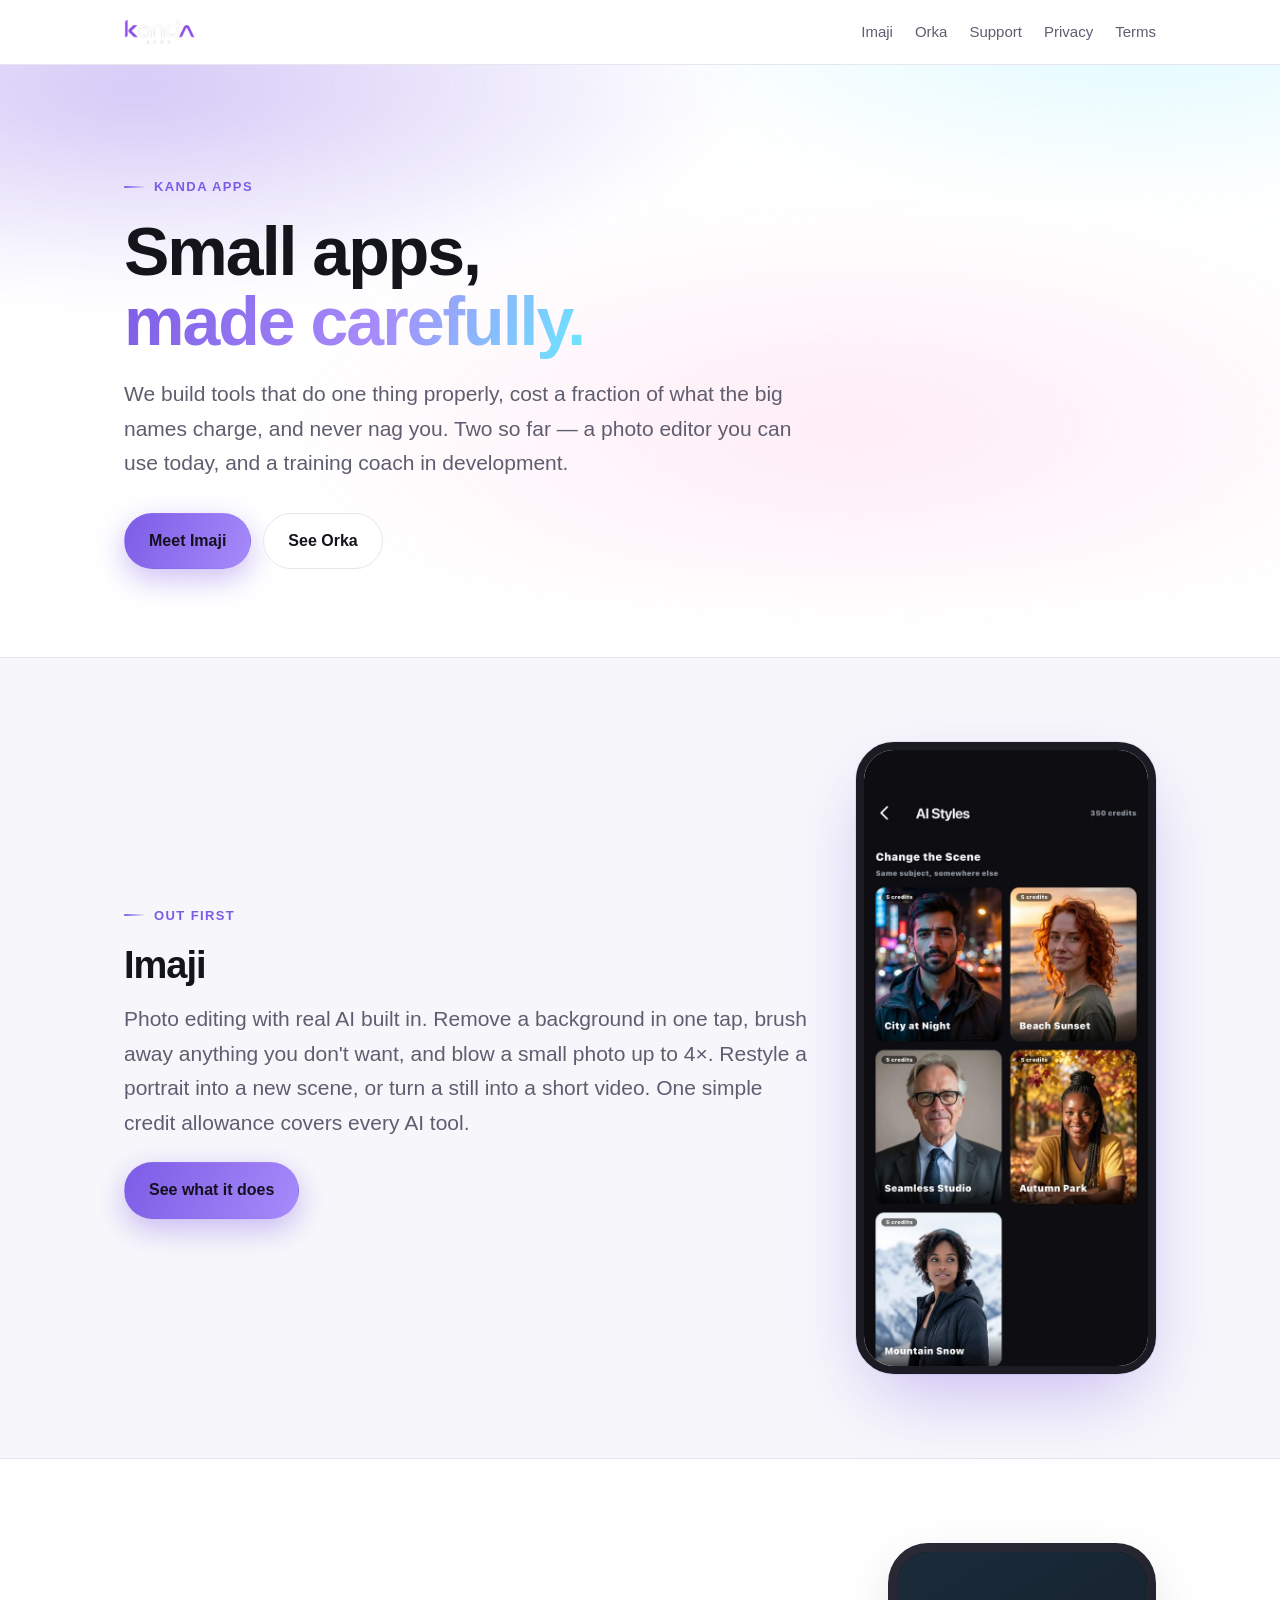
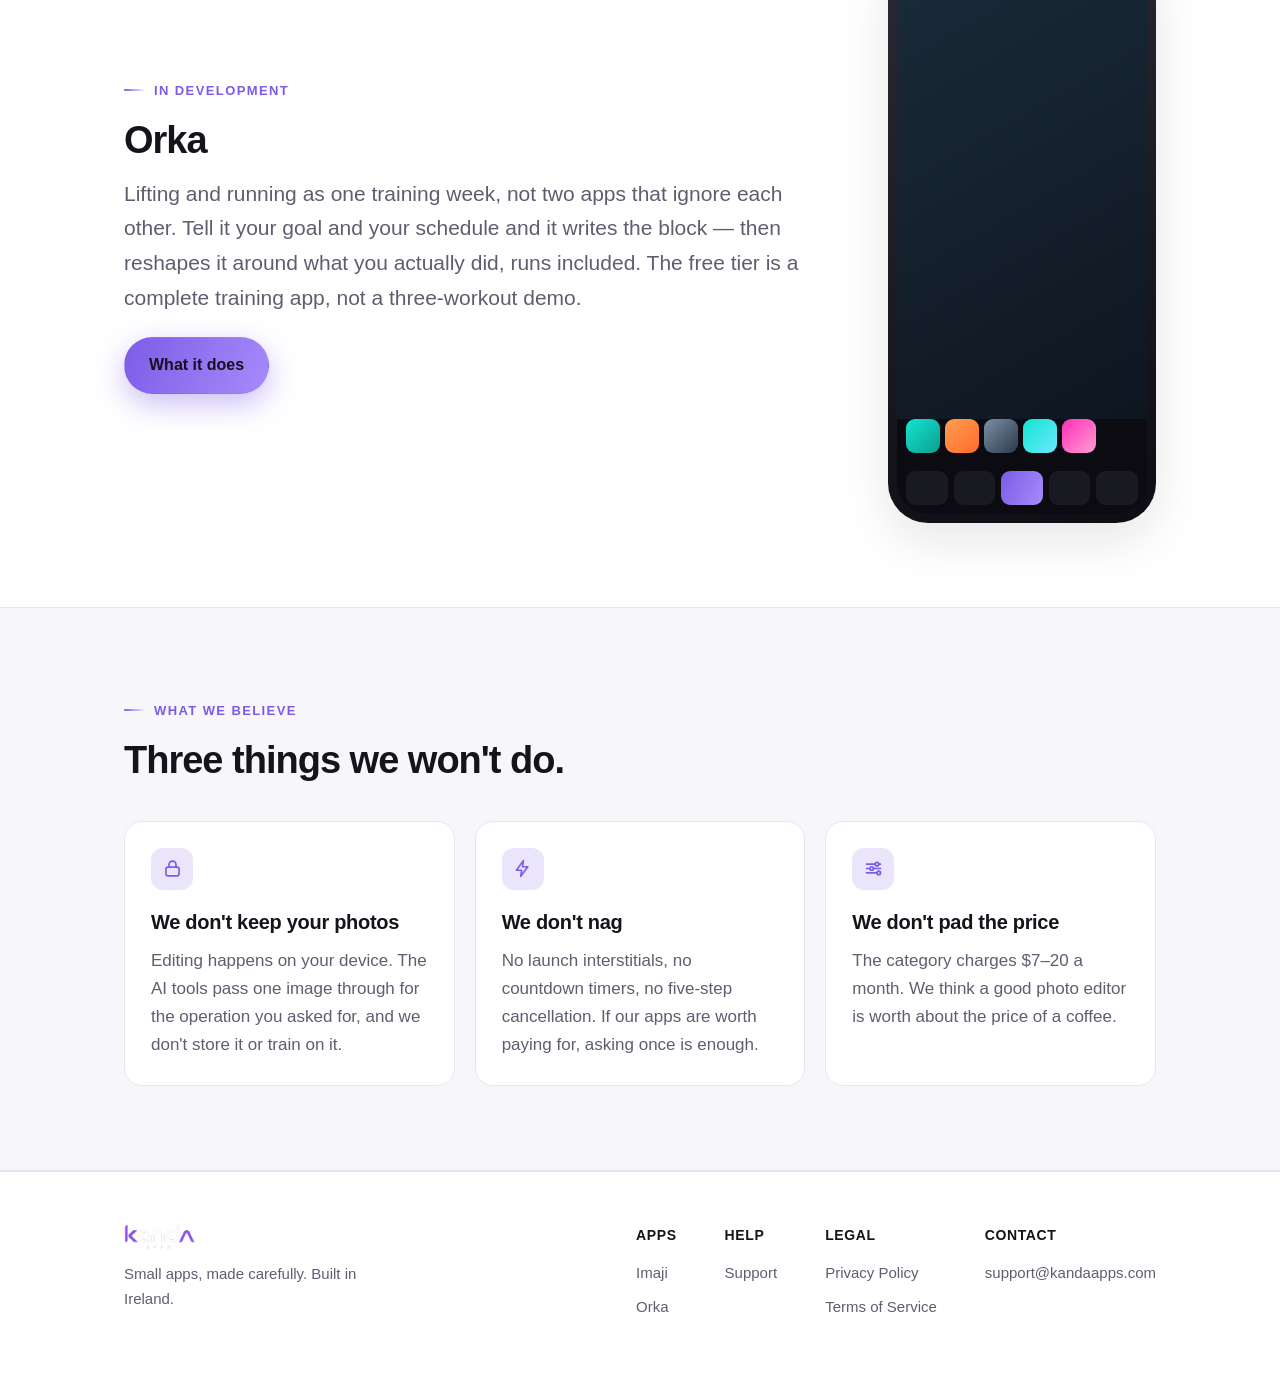
<file: index.html>
<!doctype html>
<html lang="en"><head>
<meta charset="utf-8">
<meta name="viewport" content="width=device-width,initial-scale=1">
<title>Kanda Apps — small apps, made carefully</title>
<meta name="description" content="We build small, careful apps. Maker of Imaji, the photo editor with real AI built in.">
<meta property="og:title" content="Kanda Apps — small apps, made carefully"><meta property="og:description" content="We build small, careful apps. Maker of Imaji, the photo editor with real AI built in.">
<meta property="og:type" content="website">
<link rel="icon" href="assets/icon.svg">
<script>document.documentElement.classList.add("js")</script>
<link rel="stylesheet" href="assets/style.css">

</head><body>

<div class="nav"><div class="wrap">
  <a class="logo" href=""><img class="wordmark" src="assets/kanda-wordmark.png" alt="Kanda Apps"></a>
  <nav>
    <a href="imaji/">Imaji</a>
    <a href="orka/">Orka</a>
    <a href="imaji/support.html">Support</a>
    <a href="imaji/privacy.html">Privacy</a>
    <a href="imaji/terms.html">Terms</a>
  </nav>
</div></div>


<section class="hero"><div class="wrap">
  <div class="eyebrow">Kanda Apps</div>
  <h1>Small apps,<br><span class="grad">made carefully.</span></h1>
  <p class="lede">We build tools that do one thing properly, cost a fraction of what the
  big names charge, and never nag you. Two so far — a photo editor you can use today, and
  a training coach in development.</p>
  <div class="btns">
    <a class="btn btn-primary" href="imaji/">Meet Imaji</a>
    <a class="btn btn-ghost" href="orka/">See Orka</a>
  </div>
</div></section>

<section class="section-alt"><div class="wrap">
  <div class="split reveal">
    <div>
      <div class="eyebrow">Out first</div>
      <h2>Imaji</h2>
      <p class="lede" style="margin-bottom:22px">Photo editing with real AI built in. Remove a
      background in one tap, brush away anything you don't want, and blow a small photo up
      to 4&times;. Restyle a portrait into a new scene, or turn a still into a short video.
      One simple credit allowance covers every AI tool.</p>
      <div class="btns"><a class="btn btn-primary" href="imaji/">See what it does</a></div>
    </div>
    <img class="phone" src="imaji/shots/styles.jpg" alt="Imaji's AI Styles gallery" width="600" height="1301">
  </div>
</div></section>

<section><div class="wrap">
  <div class="split reveal">
    <div>
      <div class="eyebrow">In development</div>
      <h2>Orka</h2>
      <p class="lede" style="margin-bottom:22px">Lifting and running as one training
      week, not two apps that ignore each other. Tell it your goal and your schedule and
      it writes the block &mdash; then reshapes it around what you actually did, runs
      included. The free tier is a complete training app, not a three-workout demo.</p>
      <div class="btns"><a class="btn btn-primary" href="orka/">What it does</a></div>
    </div>
    <div class="mock"><div class="screen">
      <div class="photo" style="background:linear-gradient(150deg,#1B2B3A,#0E1620)"></div>
      <div class="strip">
        <i style="background:linear-gradient(135deg,#12E5D0,#0E9E8E)"></i>
        <i style="background:linear-gradient(135deg,#FF9E4F,#FF6B2C)"></i>
        <i style="background:linear-gradient(135deg,#7B8FA6,#2B3A4A)"></i>
        <i style="background:linear-gradient(135deg,#12E5D0,#6BE8FF)"></i>
        <i style="background:linear-gradient(135deg,#FF2FB9,#FF9ED2)"></i>
      </div>
      <div class="bar"><i></i><i></i><i class="on"></i><i></i><i></i></div>
    </div></div>
  </div>
</div></section>

<section id="values" class="section-alt"><div class="wrap">
  <div class="reveal" style="max-width:60ch;margin-bottom:38px">
    <div class="eyebrow">What we believe</div>
    <h2>Three things we won't do.</h2>
  </div>
  <div class="grid g3 reveal">
    <div class="card"><div class="icon"><svg viewBox="0 0 24 24"><rect x="4.5" y="10.5" width="15" height="10" rx="2.5"/><path d="M8 10.5V7.5a4 4 0 0 1 8 0v3"/></svg></div><h3>We don't keep your photos</h3>
      <p>Editing happens on your device. The AI tools pass one image through for the
      operation you asked for, and we don't store it or train on it.</p></div>
    <div class="card"><div class="icon"><svg viewBox="0 0 24 24"><path d="M13 3L5 14h6l-1 7 8-11h-6z"/></svg></div><h3>We don't nag</h3>
      <p>No launch interstitials, no countdown timers, no five-step cancellation. If our
      apps are worth paying for, asking once is enough.</p></div>
    <div class="card"><div class="icon"><svg viewBox="0 0 24 24"><path d="M4 7h10M18 7h2M4 12h4M12 12h8M4 17h12M20 17h0"/><circle cx="16" cy="7" r="2"/><circle cx="10" cy="12" r="2"/><circle cx="18" cy="17" r="2"/></svg></div><h3>We don't pad the price</h3>
      <p>The category charges $7&ndash;20 a month. We think a good photo editor is worth
      about the price of a coffee.</p></div>
  </div>
</div></section>


<footer><div class="wrap cols">
  <div style="flex:1 1 240px">
    <a class="logo" href="" style="margin-bottom:12px"><img class="wordmark" src="assets/kanda-wordmark.png" alt="Kanda Apps"></a>
    <p style="margin:0;max-width:34ch">Small apps, made carefully. Built in Ireland.</p>
  </div>
  <div><h4>Apps</h4><a href="imaji/">Imaji</a><a href="orka/">Orka</a></div>
  <div><h4>Help</h4><a href="imaji/support.html">Support</a></div>
  <div><h4>Legal</h4>
    <a href="imaji/privacy.html">Privacy Policy</a>
    <a href="imaji/terms.html">Terms of Service</a></div>
  <div><h4>Contact</h4><a href="mailto:support@kandaapps.com">support@kandaapps.com</a></div>
</div></footer>

<script src="assets/reveal.js" defer></script>
</body></html>
</file>
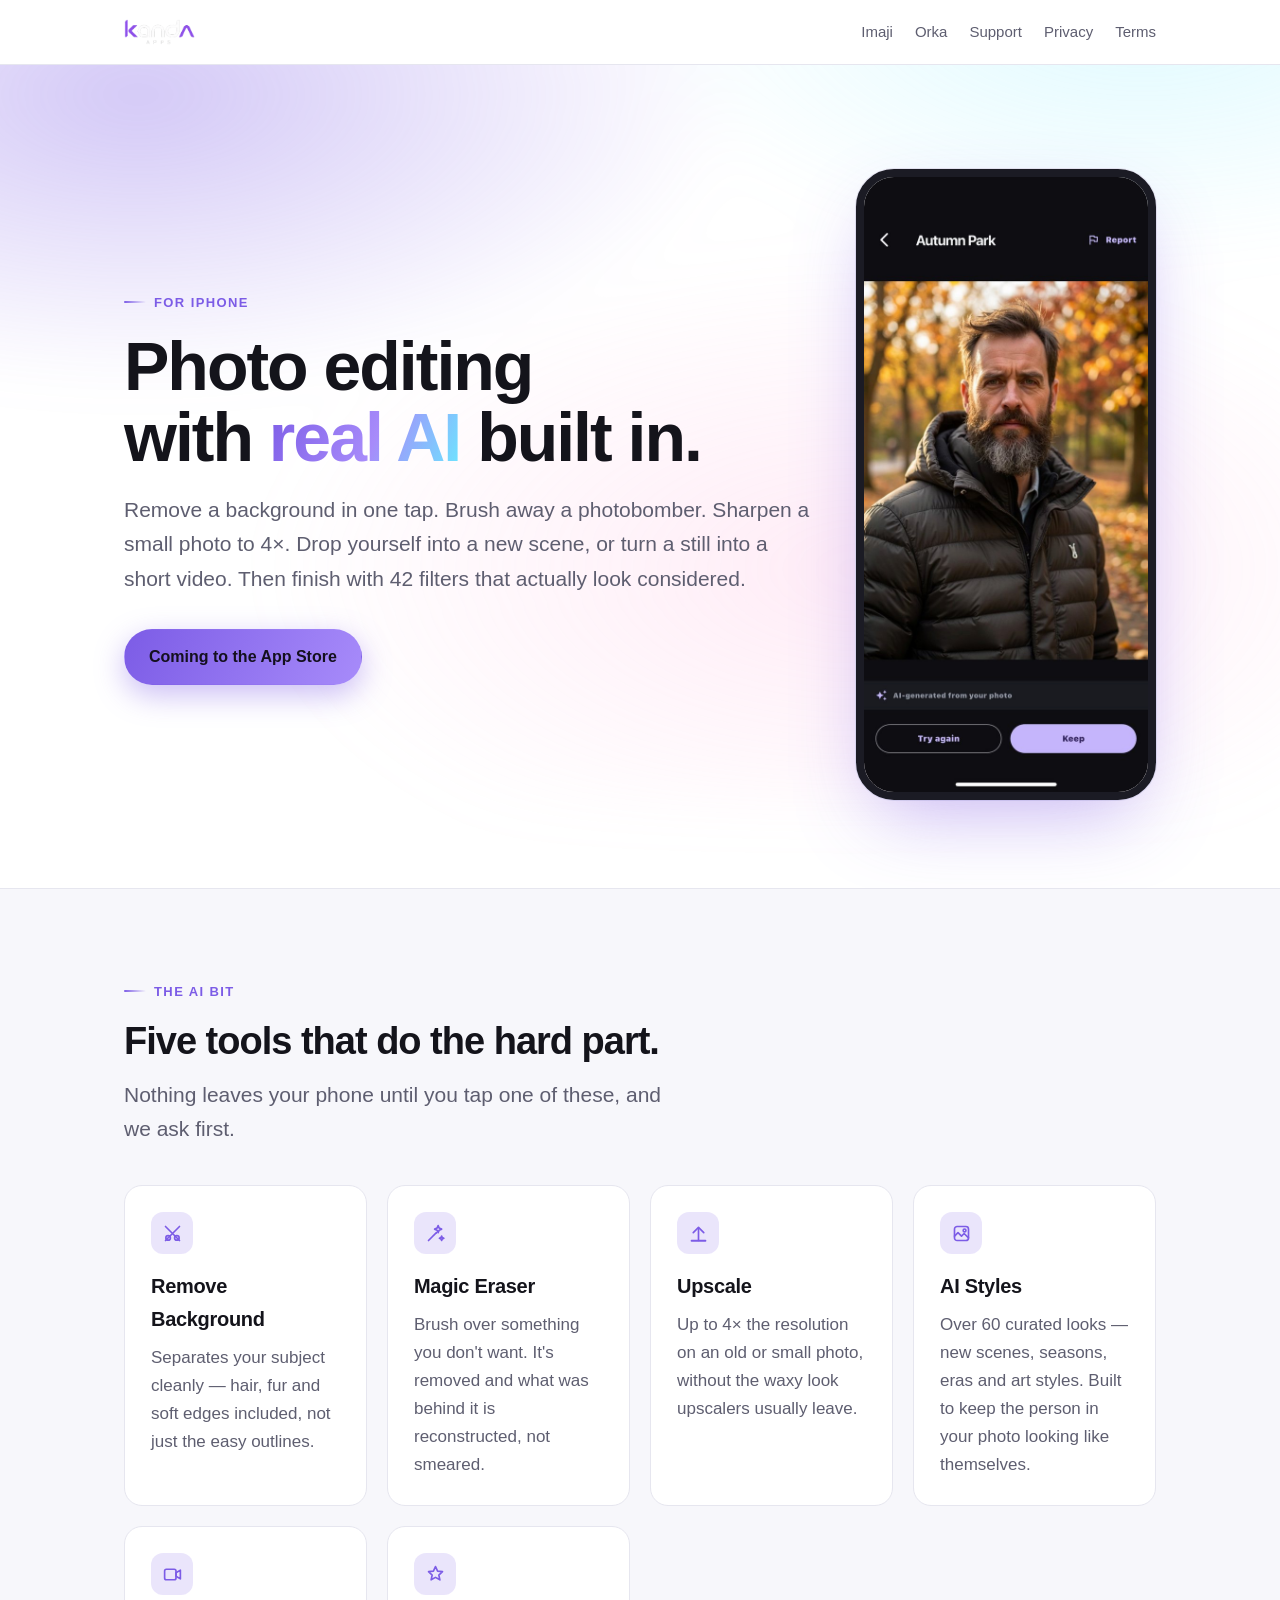
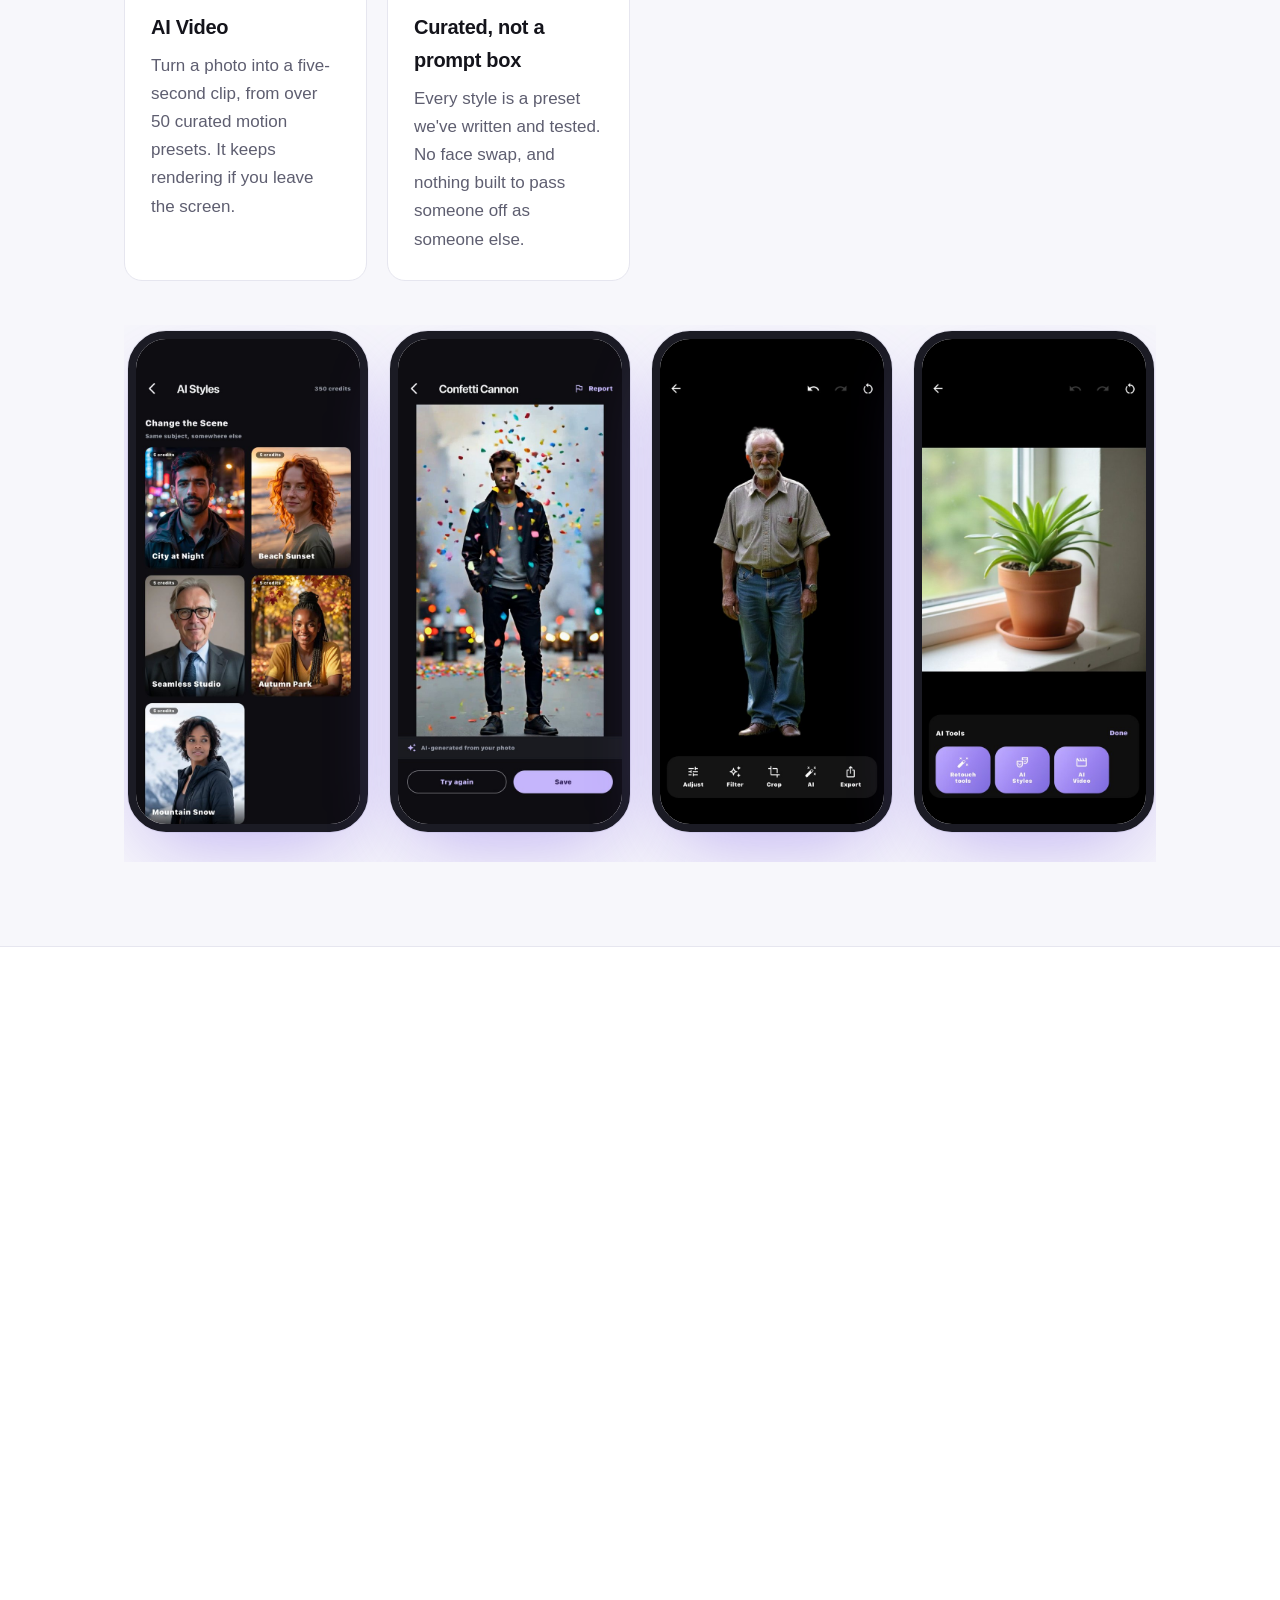
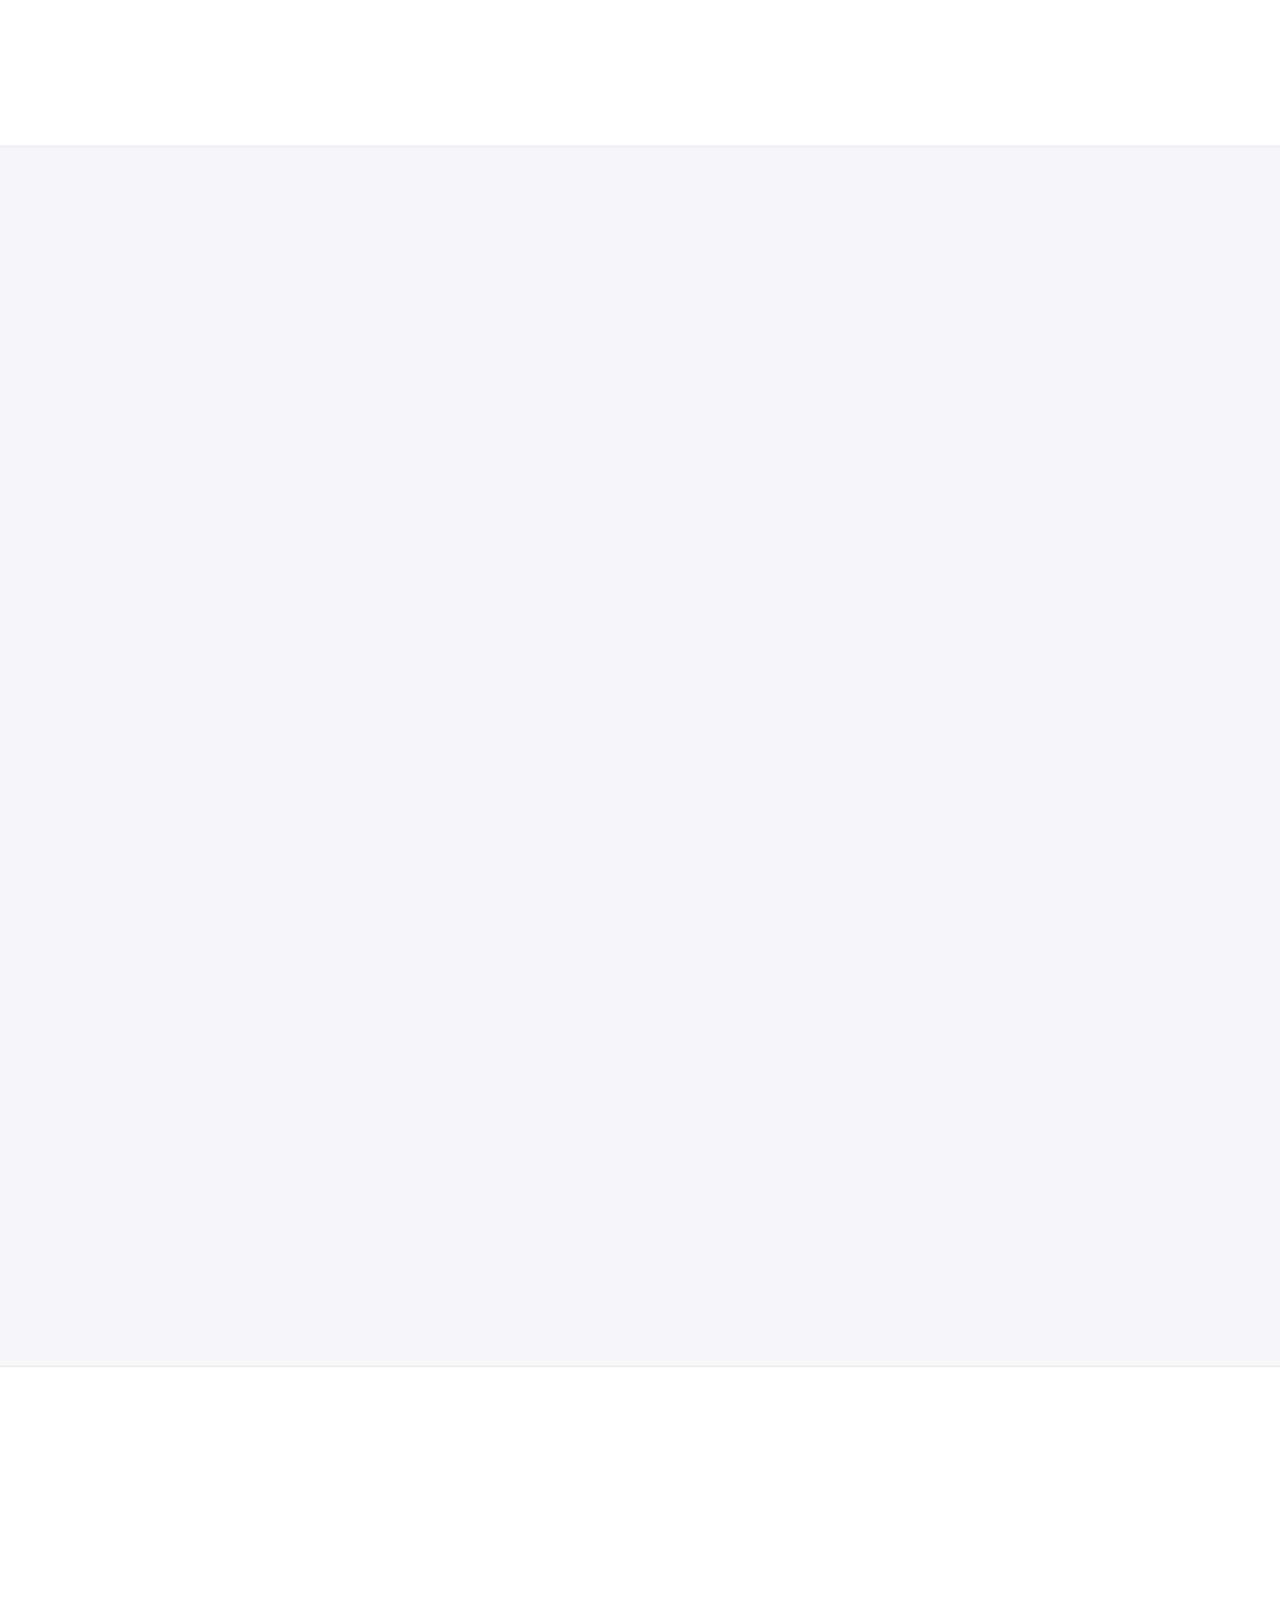
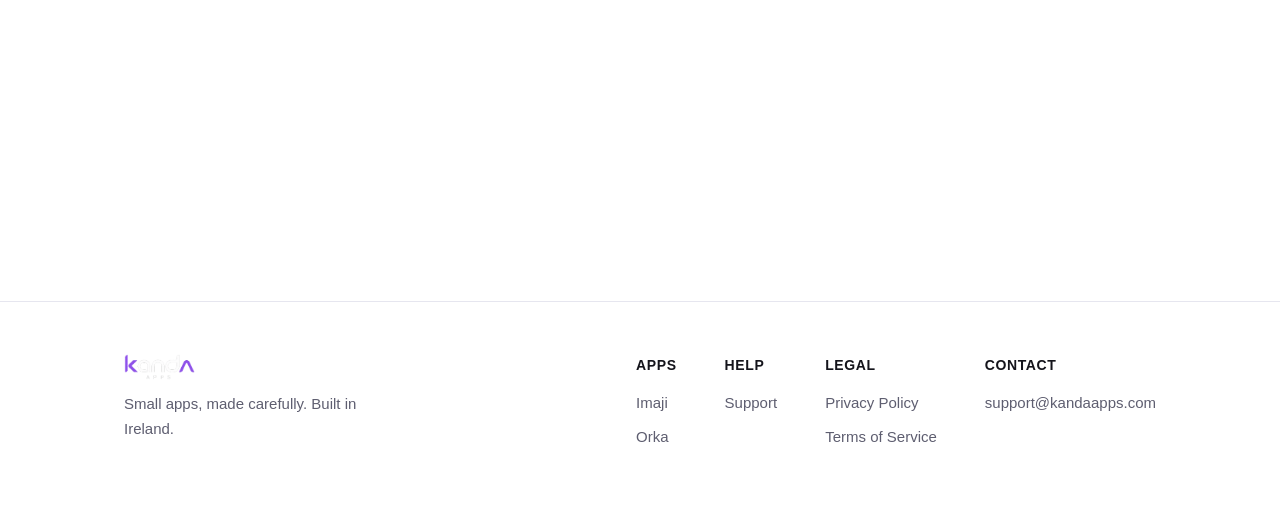
<file: imaji/index.html>
<!doctype html>
<html lang="en"><head>
<meta charset="utf-8">
<meta name="viewport" content="width=device-width,initial-scale=1">
<title>Imaji — photo editing with real AI built in</title>
<meta name="description" content="Remove backgrounds, erase objects, upscale to 4×, restyle your photos and turn them into short videos — on iPhone, with one simple credit allowance.">
<meta property="og:title" content="Imaji — photo editing with real AI built in"><meta property="og:description" content="Remove backgrounds, erase objects, upscale to 4×, restyle your photos and turn them into short videos — on iPhone, with one simple credit allowance.">
<meta property="og:type" content="website">
<link rel="icon" href="../assets/icon.svg">
<script>document.documentElement.classList.add("js")</script>
<link rel="stylesheet" href="../assets/style.css">

</head><body>

<div class="nav"><div class="wrap">
  <a class="logo" href="../"><img class="wordmark" src="../assets/kanda-wordmark.png" alt="Kanda Apps"></a>
  <nav>
    <a href="../imaji/">Imaji</a>
    <a href="../orka/">Orka</a>
    <a href="../imaji/support.html">Support</a>
    <a href="../imaji/privacy.html">Privacy</a>
    <a href="../imaji/terms.html">Terms</a>
  </nav>
</div></div>


<section class="hero"><div class="wrap">
  <div class="split">
    <div>
      <div class="eyebrow">For iPhone</div>
      <h1>Photo editing<br>with <span class="grad">real AI</span> built in.</h1>
      <p class="lede">Remove a background in one tap. Brush away a photobomber. Sharpen a
      small photo to 4&times;. Drop yourself into a new scene, or turn a still into a short
      video. Then finish with 42 filters that actually look considered.</p>
      <div class="btns">
        <span class="btn btn-primary" style="cursor:default">Coming to the App Store</span>
      </div>
    </div>
    <img class="phone" src="shots/autumn-park.jpg" alt="Imaji showing an AI Style result: a man placed in an autumn park, labelled AI-generated from your photo" width="600" height="1301">
  </div>
</div></section>

<section class="section-alt"><div class="wrap">
  <div class="reveal" style="max-width:58ch;margin-bottom:38px">
    <div class="eyebrow">The AI bit</div>
    <h2>Five tools that do the hard part.</h2>
    <p class="lede" style="margin:0">Nothing leaves your phone until you tap one of these,
    and we ask first.</p>
  </div>
  <div class="grid g3 reveal">
    <div class="card"><div class="icon"><svg viewBox="0 0 24 24"><path d="M4 4l16 16M20 4L4 20"/><circle cx="7" cy="17" r="2.6"/><circle cx="17" cy="17" r="2.6"/></svg></div><h3>Remove Background</h3>
      <p>Separates your subject cleanly &mdash; hair, fur and soft edges included, not just
      the easy outlines.</p></div>
    <div class="card"><div class="icon"><svg viewBox="0 0 24 24"><path d="M4 20l9-9"/><path d="M15 3l1.2 2.8L19 7l-2.8 1.2L15 11l-1.2-2.8L11 7l2.8-1.2z"/><path d="M19 15l.8 1.7 1.7.8-1.7.8-.8 1.7-.8-1.7-1.7-.8 1.7-.8z"/></svg></div><h3>Magic Eraser</h3>
      <p>Brush over something you don't want. It's removed and what was behind it is
      reconstructed, not smeared.</p></div>
    <div class="card"><div class="icon"><svg viewBox="0 0 24 24"><path d="M12 20V6"/><path d="M6 11l6-6 6 6"/><rect x="4" y="20" width="16" height="0.5"/></svg></div><h3>Upscale</h3>
      <p>Up to 4&times; the resolution on an old or small photo, without the waxy look
      upscalers usually leave.</p></div>
    <div class="card"><div class="icon"><svg viewBox="0 0 24 24"><rect x="4" y="4" width="16" height="16" rx="3"/><path d="M4 15l4-4 4 4 3-3 5 5"/><circle cx="15.5" cy="8.5" r="1.6"/></svg></div><h3>AI Styles</h3>
      <p>Over 60 curated looks &mdash; new scenes, seasons, eras and art styles. Built to keep
      the person in your photo looking like themselves.</p></div>
    <div class="card"><div class="icon"><svg viewBox="0 0 24 24"><rect x="3" y="6" width="13" height="12" rx="2"/><path d="M16 10l5-3v10l-5-3z"/></svg></div><h3>AI Video</h3>
      <p>Turn a photo into a five-second clip, from over 50 curated motion presets. It keeps
      rendering if you leave the screen.</p></div>
    <div class="card"><div class="icon"><svg viewBox="0 0 24 24"><path d="M12 3l2.4 5.2 5.6.6-4.2 3.8 1.2 5.5L12 15.3 7 18.1l1.2-5.5L4 8.8l5.6-.6z"/></svg></div><h3>Curated, not a prompt box</h3>
      <p>Every style is a preset we've written and tested. No face swap, and nothing built
      to pass someone off as someone else.</p></div>
  </div>
  <div class="shots reveal">
    <img class="phone" src="shots/styles.jpg" alt="The AI Styles gallery of curated presets, each with its credit cost" width="600" height="1301" loading="lazy">
    <img class="phone" src="shots/video.jpg" alt="An AI Video result: confetti falling around a man on a city street" width="600" height="1301" loading="lazy">
    <img class="phone" src="shots/remove-background.jpg" alt="A man cut out cleanly from his background with Remove Background" width="600" height="1301" loading="lazy">
    <img class="phone" src="shots/ai-tools.jpg" alt="The AI tools panel: Retouch tools, AI Styles and AI Video" width="600" height="1301" loading="lazy">
  </div>
</div></section>

<section><div class="wrap">
  <div class="split">
    <div class="reveal">
      <div class="eyebrow">Everything else</div>
      <h2>The ordinary things,<br>done properly.</h2>
      <p class="lede">A full set of adjustments and 42 filters, all rendered on your device's
      GPU, so every change is instant, nothing is uploaded, and no account is needed.</p>
      <ul class="ticks">
        <li>Exposure, contrast, highlights, shadows, warmth and tint</li>
        <li>Vibrance, fade, sharpen, grain and vignette</li>
        <li>Crop, straighten and rotate, all non-destructive</li>
        <li>Auto enhance &mdash; reads the photo and corrects it in one tap</li>
        <li>Undo anything, any time. Your original is never touched.</li>
      </ul>
    </div>
    <img class="phone reveal" src="shots/filters.jpg" alt="The Imaji editor with the Filters panel open over a mountain lake at sunset" width="600" height="1301">
  </div>
</div></section>

<section class="section-alt"><div class="wrap">
  <div class="reveal" style="max-width:60ch;margin-bottom:34px">
    <div class="eyebrow">Pricing</div>
    <h2>One credit allowance. Every AI tool.</h2>
    <p class="lede" style="margin:0">Each AI tool costs a set number of credits, shown before
    you use it. Spend them however you like &mdash; plans differ only in how many you get.
    If something fails, you aren't charged.</p>
  </div>
  <div class="grid g3 reveal">
    <div class="card">
      <h3>Free</h3>
      <div class="price"><b>$0</b></div>
      <ul class="ticks">
        <li>Core adjustments, crop and five filters</li>
        <li>Every AI tool and preset, with 5 AI credits a month on a free account</li>
        <li>Export with a small watermark</li>
        <li>No account needed just to edit</li>
      </ul>
    </div>
    <div class="card" style="border-color:color-mix(in srgb,var(--a1) 55%,var(--line))">
      <span class="badge">7 DAYS FREE</span>
      <h3 style="margin-top:14px">Imaji Pro</h3>
      <div class="price"><b>$6.99</b><span>/month &middot; or $59.99/year</span></div>
      <ul class="ticks">
        <li>175 AI credits a month</li>
        <li>All 42 filters, Auto enhance and every adjustment</li>
        <li>Full-resolution export, no watermark</li>
      </ul>
    </div>
    <div class="card">
      <h3>Imaji Studio</h3>
      <div class="price"><b>$9.99</b><span>/month &middot; or $3.99/week</span></div>
      <ul class="ticks">
        <li>350 AI credits a month (60 a week on weekly)</li>
        <li>Everything in Pro</li>
        <li>For heavy AI styles and video</li>
      </ul>
    </div>
  </div>
  <div class="reveal" style="margin-top:30px;max-width:62ch">
    <h3 style="margin-bottom:12px">What things cost</h3>
    <ul class="ticks">
      <li>Remove Background or Upscale &mdash; 1 credit</li>
      <li>Magic Eraser &mdash; 4 credits</li>
      <li>AI Style &mdash; 5 credits</li>
      <li>AI Video &mdash; 11 credits</li>
    </ul>
  </div>
  <p class="lede reveal" style="margin:26px 0 0;font-size:15px">Prices shown in US dollars;
  the App Store shows the price in your currency before you buy. Credits refill each billing
  period and don't roll over. Cancel any time in the App Store &mdash; no countdown timers, no
  five-step cancellation.</p>
</div></section>

<section><div class="wrap narrow">
  <div class="reveal">
    <div class="eyebrow">Your photos</div>
    <h2>What happens to them.</h2>
    <p class="lede">Ordinary editing never leaves your phone. When you choose an AI tool, that
    one image is sent for processing and the result comes straight back. We don't store it,
    we don't train on it, and we don't do facial recognition. Every AI result is labelled as
    AI-generated, and can be reported from the result itself.</p>
    <div class="btns"><a class="btn btn-ghost" href="privacy.html">Read the privacy policy</a></div>
  </div>
</div></section>


<footer><div class="wrap cols">
  <div style="flex:1 1 240px">
    <a class="logo" href="../" style="margin-bottom:12px"><img class="wordmark" src="../assets/kanda-wordmark.png" alt="Kanda Apps"></a>
    <p style="margin:0;max-width:34ch">Small apps, made carefully. Built in Ireland.</p>
  </div>
  <div><h4>Apps</h4><a href="../imaji/">Imaji</a><a href="../orka/">Orka</a></div>
  <div><h4>Help</h4><a href="support.html">Support</a></div>
  <div><h4>Legal</h4>
    <a href="../imaji/privacy.html">Privacy Policy</a>
    <a href="../imaji/terms.html">Terms of Service</a></div>
  <div><h4>Contact</h4><a href="mailto:support@kandaapps.com">support@kandaapps.com</a></div>
</div></footer>

<script src="../assets/reveal.js" defer></script>
</body></html>
</file>
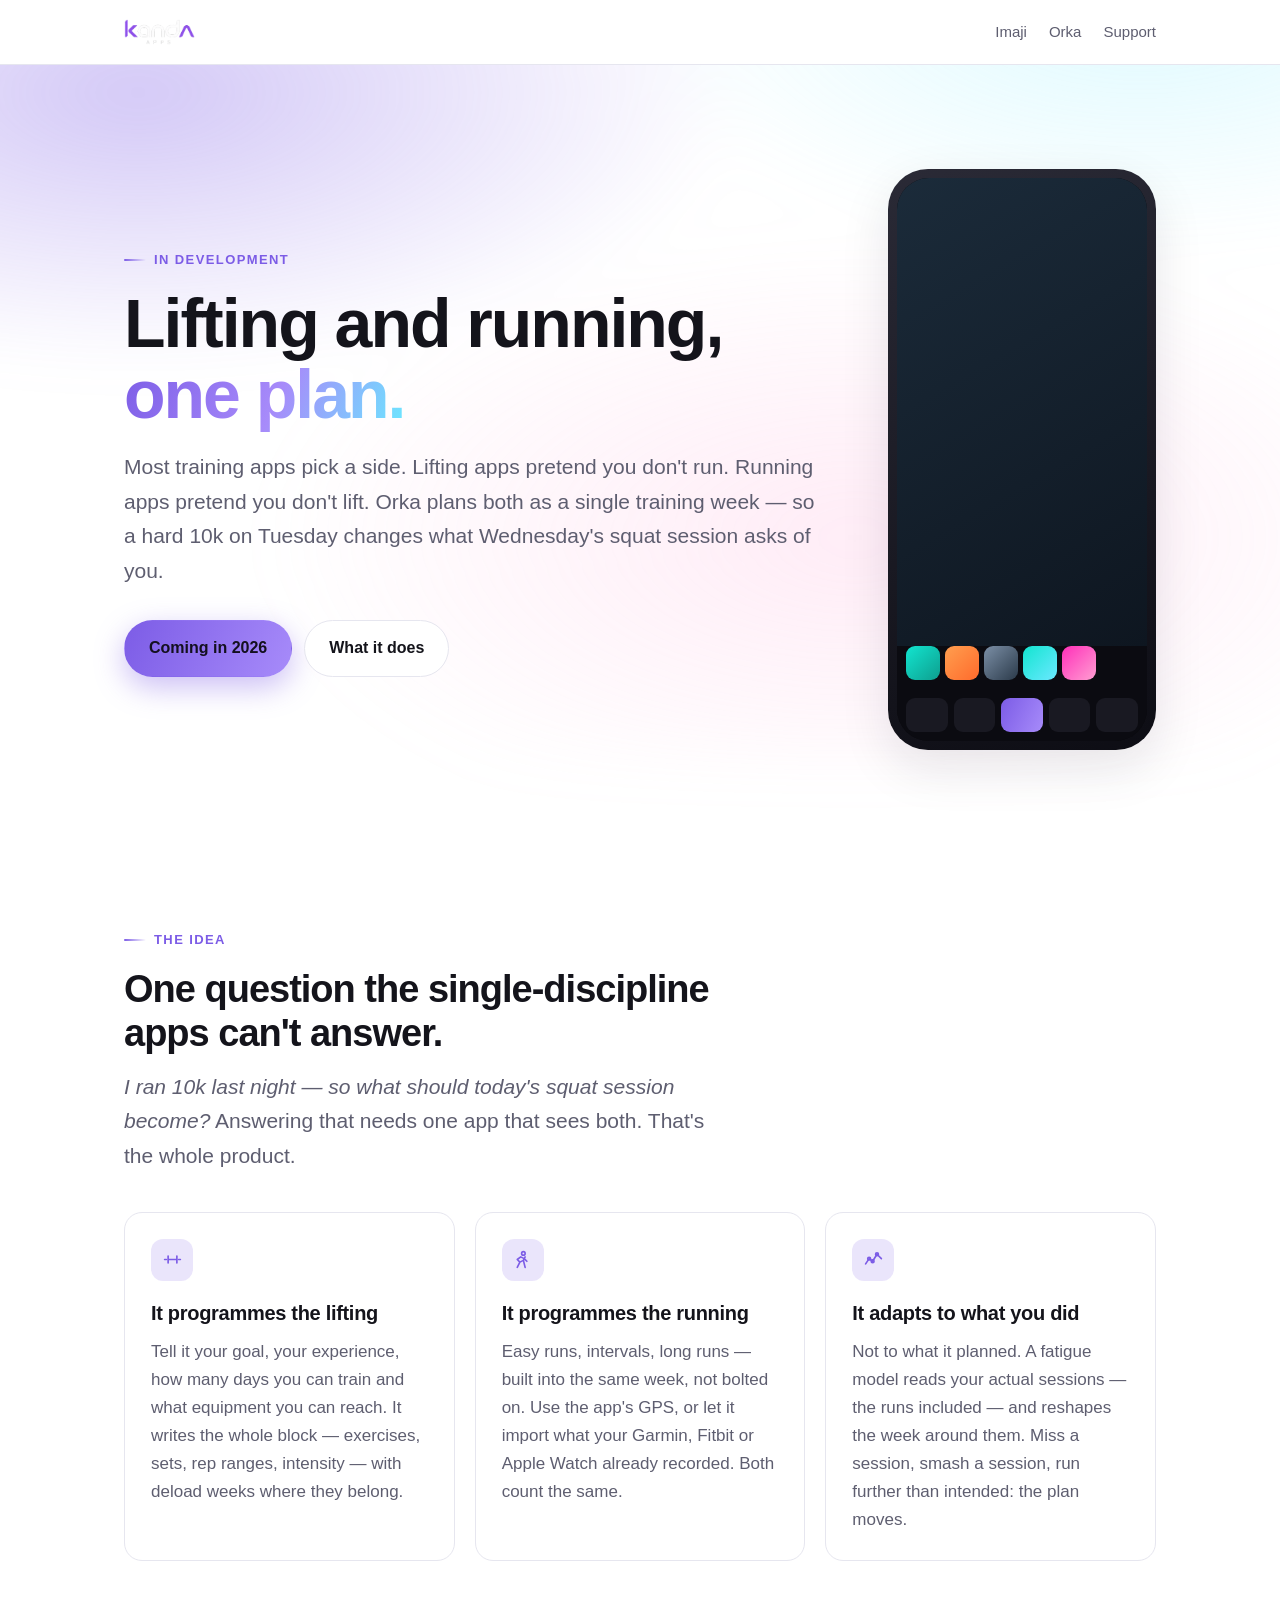
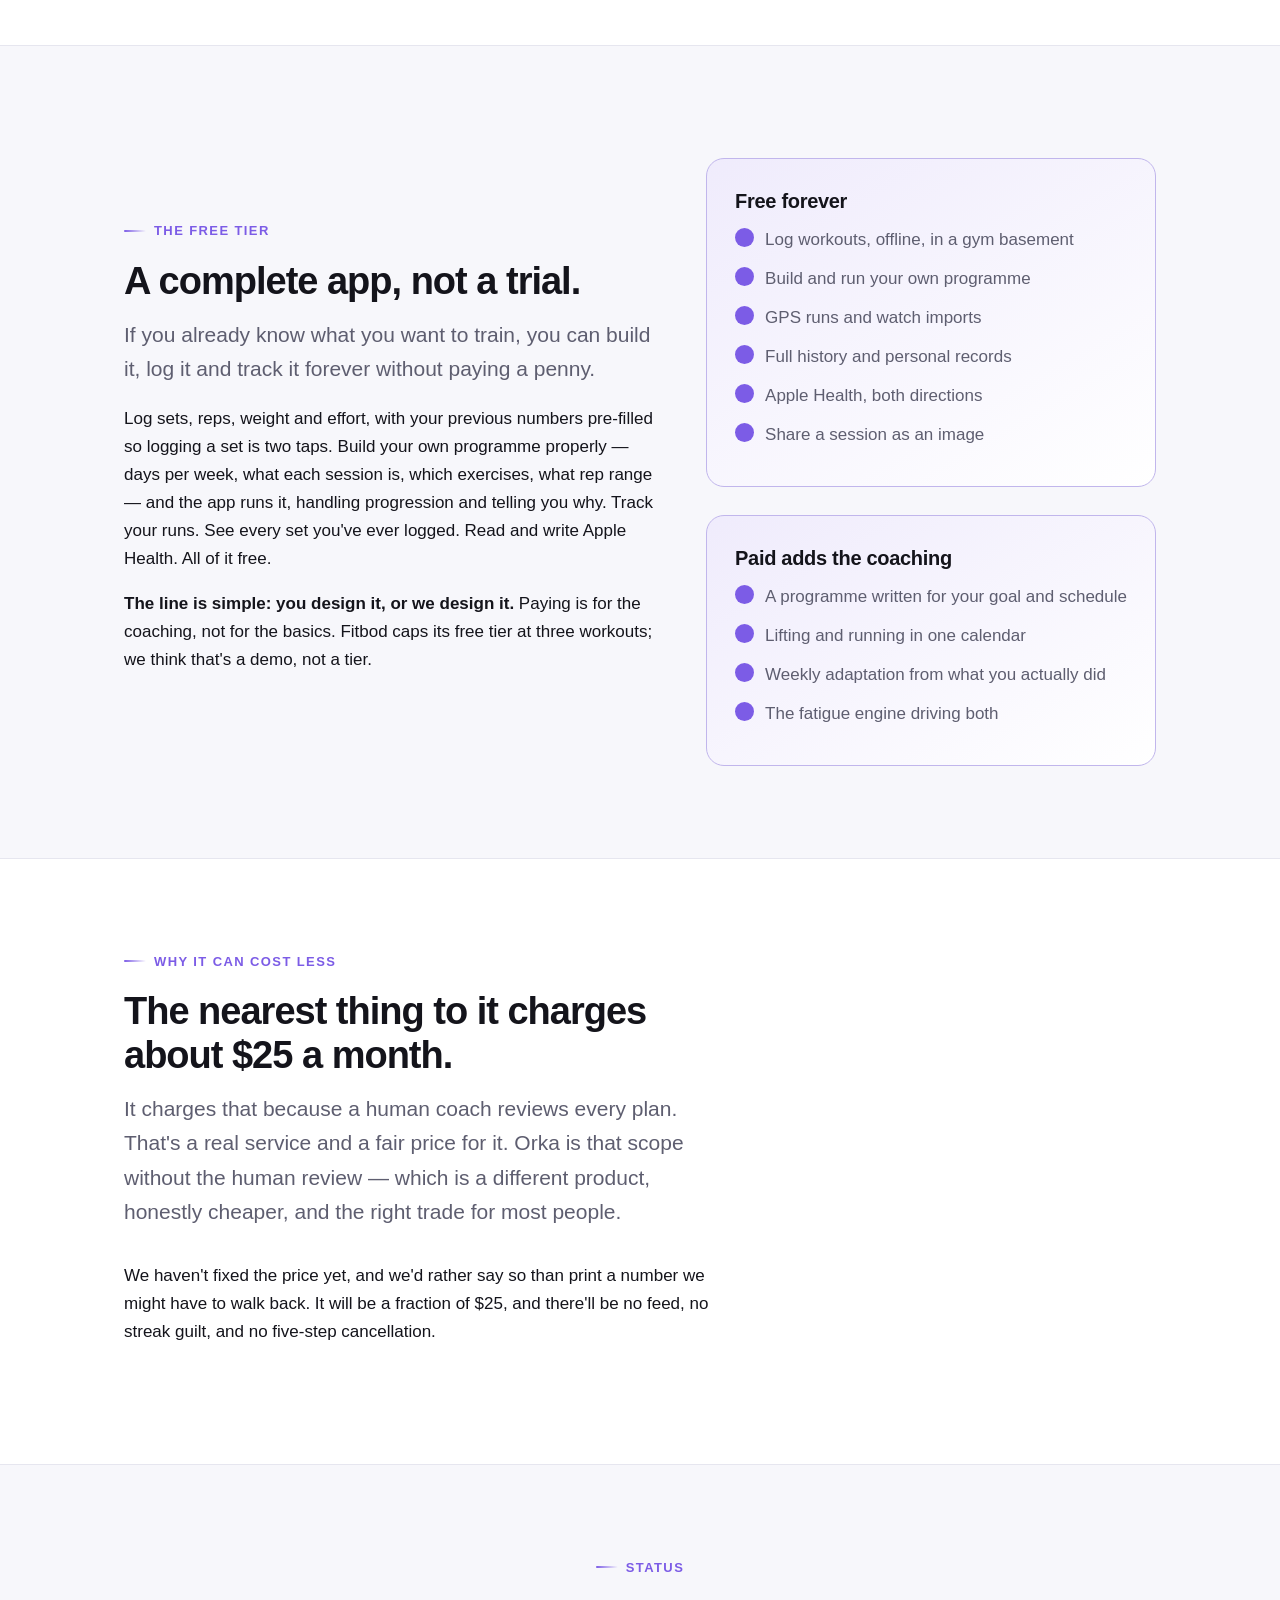
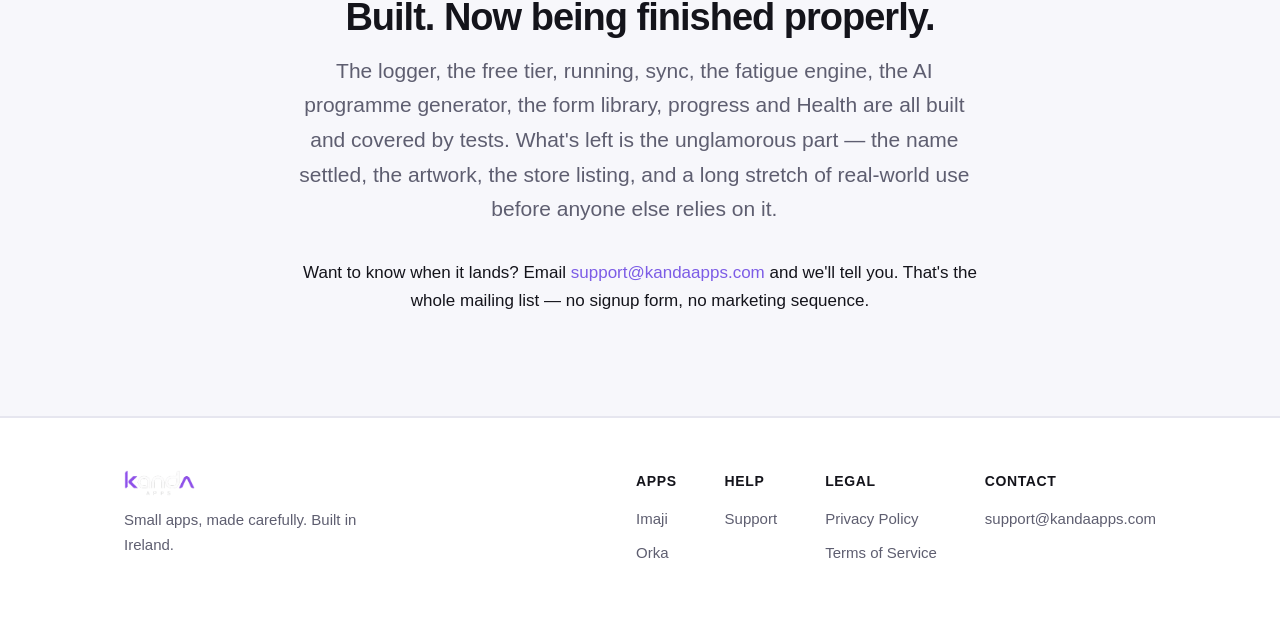
<file: orka/index.html>
<!doctype html>
<html lang="en"><head>
<meta charset="utf-8"><meta name="viewport" content="width=device-width,initial-scale=1">
<title>Orka — Lifting and running, one plan</title>
<meta name="description" content="An AI coach that programmes both strength training and running, and adapts to what you actually did. In development at Kanda Apps.">
<script>document.documentElement.classList.add("js")</script>
<link rel="icon" href="../assets/icon.svg"><link rel="stylesheet" href="../assets/style.css">
</head><body>

<div class="nav"><div class="wrap">
  <a class="logo" href="../"><img class="wordmark" src="../assets/kanda-wordmark.png" alt="Kanda Apps"></a>
  <nav>
    <a href="../imaji/">Imaji</a>
    <a href="./">Orka</a>
    <a href="../imaji/support.html">Support</a>
  </nav>
</div></div>

<section class="hero"><div class="wrap">
  <div class="split">
    <div>
      <div class="eyebrow">In development</div>
      <h1>Lifting and running,<br><span class="grad">one plan.</span></h1>
      <p class="lede">Most training apps pick a side. Lifting apps pretend you don't run.
      Running apps pretend you don't lift. Orka plans both as a single training week — so
      a hard 10k on Tuesday changes what Wednesday's squat session asks of you.</p>
      <div class="btns">
        <span class="btn btn-primary" style="cursor:default">Coming in 2026</span>
        <a class="btn btn-ghost" href="#what">What it does</a>
      </div>
    </div>
    <div class="mock"><div class="screen">
      <div class="photo" style="background:linear-gradient(150deg,#1B2B3A,#0E1620)"></div>
      <div class="strip">
        <i style="background:linear-gradient(135deg,#12E5D0,#0E9E8E)"></i>
        <i style="background:linear-gradient(135deg,#FF9E4F,#FF6B2C)"></i>
        <i style="background:linear-gradient(135deg,#7B8FA6,#2B3A4A)"></i>
        <i style="background:linear-gradient(135deg,#12E5D0,#6BE8FF)"></i>
        <i style="background:linear-gradient(135deg,#FF2FB9,#FF9ED2)"></i>
      </div>
      <div class="bar"><i></i><i></i><i class="on"></i><i></i><i></i></div>
    </div></div>
  </div>
</div></section>

<section id="what"><div class="wrap">
  <div class="reveal" style="max-width:62ch;margin-bottom:38px">
    <div class="eyebrow">The idea</div>
    <h2>One question the single-discipline apps can't answer.</h2>
    <p class="lede"><em>I ran 10k last night — so what should today's squat session
    become?</em> Answering that needs one app that sees both. That's the whole product.</p>
  </div>
  <div class="grid g3 reveal">
    <div class="card">
      <div class="icon"><svg viewBox="0 0 24 24"><path d="M3 12h2m14 0h2M7 8v8m10-8v8M7 12h10"/></svg></div>
      <h3>It programmes the lifting</h3>
      <p>Tell it your goal, your experience, how many days you can train and what
      equipment you can reach. It writes the whole block — exercises, sets, rep ranges,
      intensity — with deload weeks where they belong.</p></div>
    <div class="card">
      <div class="icon"><svg viewBox="0 0 24 24"><circle cx="13" cy="5" r="2"/><path d="M6 21l3-6 4-2 2-4M9 15l-3-3 4-3 4 2 3 3M13 13l2 8"/></svg></div>
      <h3>It programmes the running</h3>
      <p>Easy runs, intervals, long runs — built into the same week, not bolted on. Use
      the app's GPS, or let it import what your Garmin, Fitbit or Apple Watch already
      recorded. Both count the same.</p></div>
    <div class="card">
      <div class="icon"><svg viewBox="0 0 24 24"><path d="M3 17l4-6 4 3 5-8 5 5"/><circle cx="7" cy="11" r="1.6"/><circle cx="11" cy="14" r="1.6"/><circle cx="16" cy="6" r="1.6"/></svg></div>
      <h3>It adapts to what you did</h3>
      <p>Not to what it planned. A fatigue model reads your actual sessions — the runs
      included — and reshapes the week around them. Miss a session, smash a session,
      run further than intended: the plan moves.</p></div>
  </div>
</div></section>

<section class="section-alt"><div class="wrap">
  <div class="split reveal">
    <div>
      <div class="eyebrow">The free tier</div>
      <h2>A complete app, not a trial.</h2>
      <p class="lede" style="margin-bottom:18px">If you already know what you want to
      train, you can build it, log it and track it forever without paying a penny.</p>
      <p>Log sets, reps, weight and effort, with your previous numbers pre-filled so
      logging a set is two taps. Build your own programme properly — days per week, what
      each session is, which exercises, what rep range — and the app runs it, handling
      progression and telling you why. Track your runs. See every set you've ever logged.
      Read and write Apple Health. All of it free.</p>
      <p><strong>The line is simple: you design it, or we design it.</strong> Paying is
      for the coaching, not for the basics. Fitbod caps its free tier at three workouts;
      we think that's a demo, not a tier.</p>
    </div>
    <div>
      <div class="keypoints">
        <h3 style="margin-top:0">Free forever</h3>
        <ul class="ticks">
          <li>Log workouts, offline, in a gym basement</li>
          <li>Build and run your own programme</li>
          <li>GPS runs and watch imports</li>
          <li>Full history and personal records</li>
          <li>Apple Health, both directions</li>
          <li>Share a session as an image</li>
        </ul>
      </div>
      <div class="keypoints">
        <h3 style="margin-top:0">Paid adds the coaching</h3>
        <ul class="ticks">
          <li>A programme written for your goal and schedule</li>
          <li>Lifting and running in one calendar</li>
          <li>Weekly adaptation from what you actually did</li>
          <li>The fatigue engine driving both</li>
        </ul>
      </div>
    </div>
  </div>
</div></section>

<section><div class="wrap">
  <div class="reveal" style="max-width:62ch;margin-bottom:34px">
    <div class="eyebrow">Why it can cost less</div>
    <h2>The nearest thing to it charges about $25 a month.</h2>
    <p class="lede">It charges that because a human coach reviews every plan. That's a
    real service and a fair price for it. Orka is that scope without the human review —
    which is a different product, honestly cheaper, and the right trade for most people.</p>
    <p>We haven't fixed the price yet, and we'd rather say so than print a number we
    might have to walk back. It will be a fraction of $25, and there'll be no feed, no
    streak guilt, and no five-step cancellation.</p>
  </div>
</div></section>

<section class="section-alt"><div class="wrap narrow">
  <div class="reveal" style="text-align:center">
    <div class="eyebrow" style="justify-content:center">Status</div>
    <h2>Built. Now being finished properly.</h2>
    <p class="lede">The logger, the free tier, running, sync, the fatigue engine, the AI
    programme generator, the form library, progress and Health are all built and covered
    by tests. What's left is the unglamorous part — the name settled, the artwork, the
    store listing, and a long stretch of real-world use before anyone else relies on it.</p>
    <p>Want to know when it lands? Email
    <a href="mailto:support@kandaapps.com">support@kandaapps.com</a> and we'll tell you.
    That's the whole mailing list — no signup form, no marketing sequence.</p>
  </div>
</div></section>

<footer><div class="wrap cols">
  <div style="flex:1 1 240px">
    <a class="logo" href="../" style="margin-bottom:12px"><img class="wordmark" src="../assets/kanda-wordmark.png" alt="Kanda Apps"></a>
    <p style="margin:0;max-width:34ch">Small apps, made carefully. Built in Ireland.</p></div>
  <div><h4>Apps</h4><a href="../imaji/">Imaji</a><a href="./">Orka</a></div>
  <div><h4>Help</h4><a href="../imaji/support.html">Support</a></div>
  <div><h4>Legal</h4>
    <a href="../imaji/privacy.html">Privacy Policy</a>
    <a href="../imaji/terms.html">Terms of Service</a></div>
  <div><h4>Contact</h4><a href="mailto:support@kandaapps.com">support@kandaapps.com</a></div>
</div></footer>

<script src="../assets/reveal.js" defer></script>
</body></html>
</file>
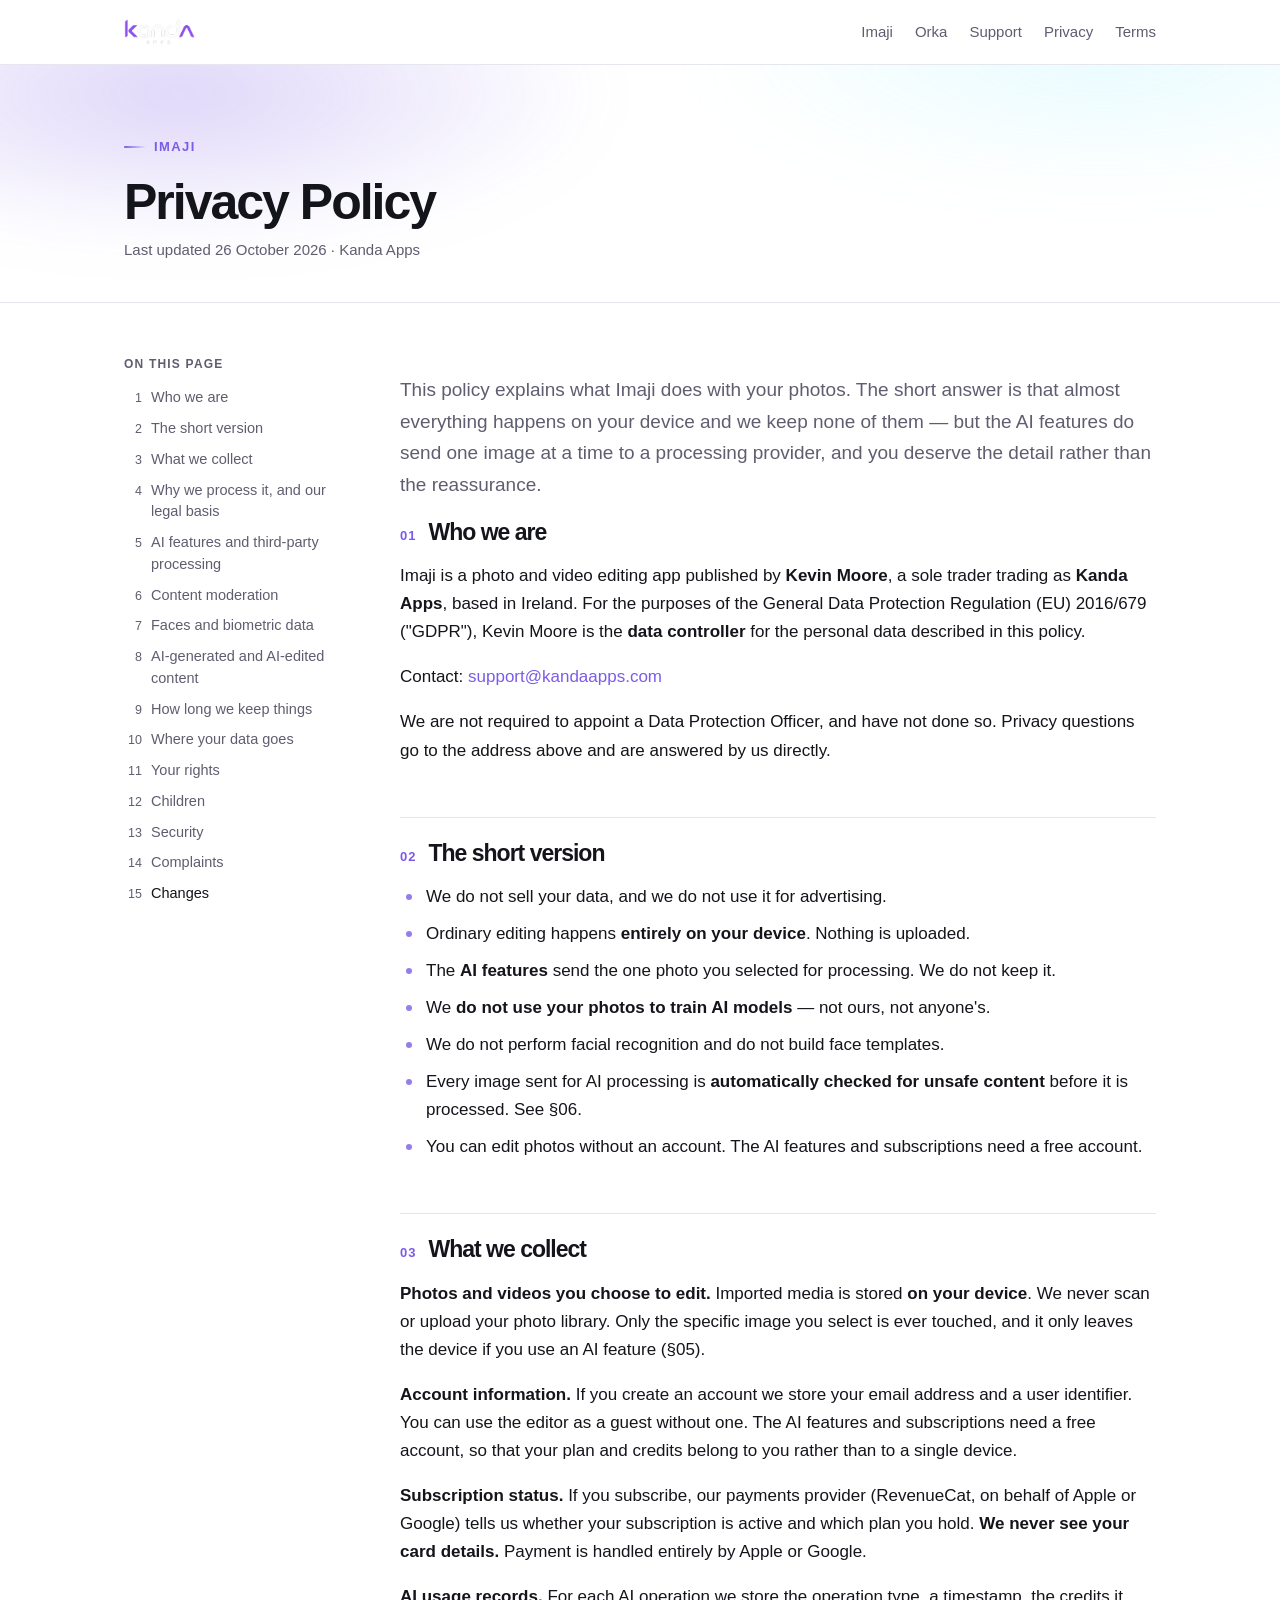
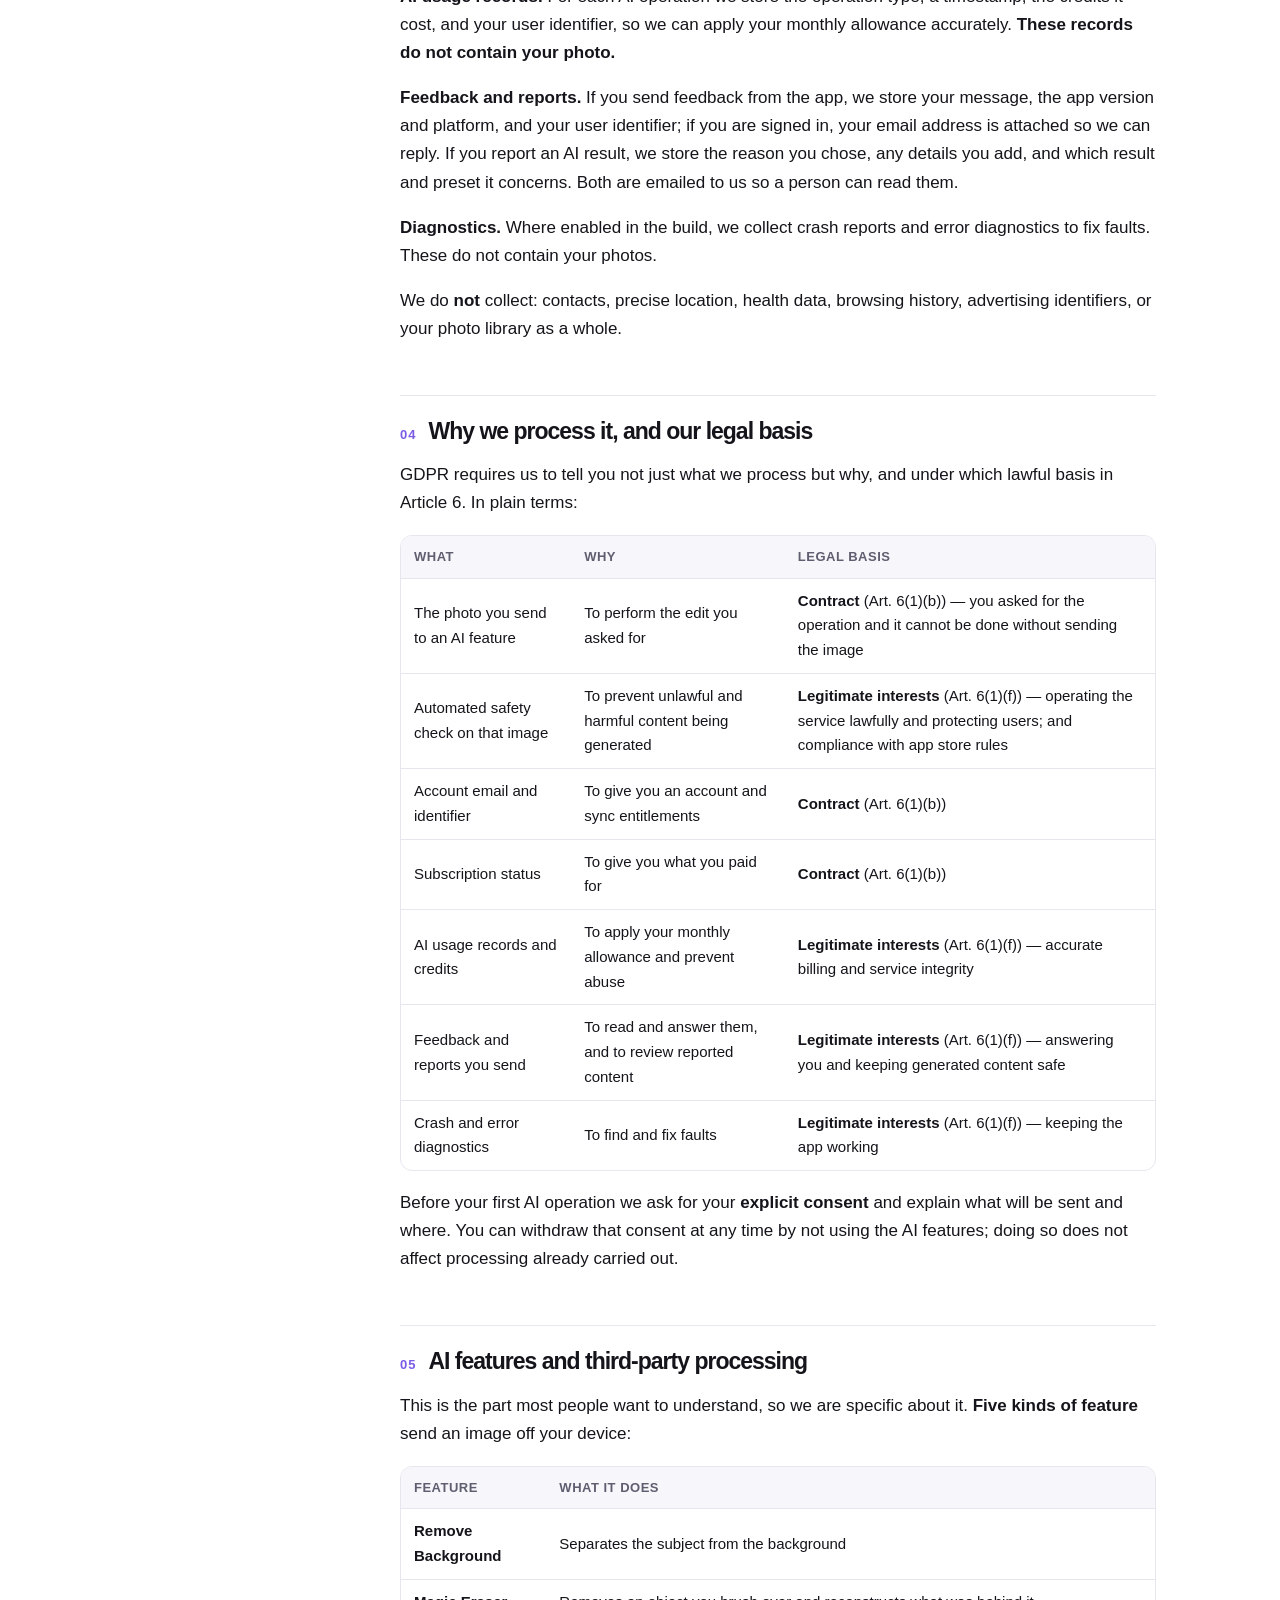
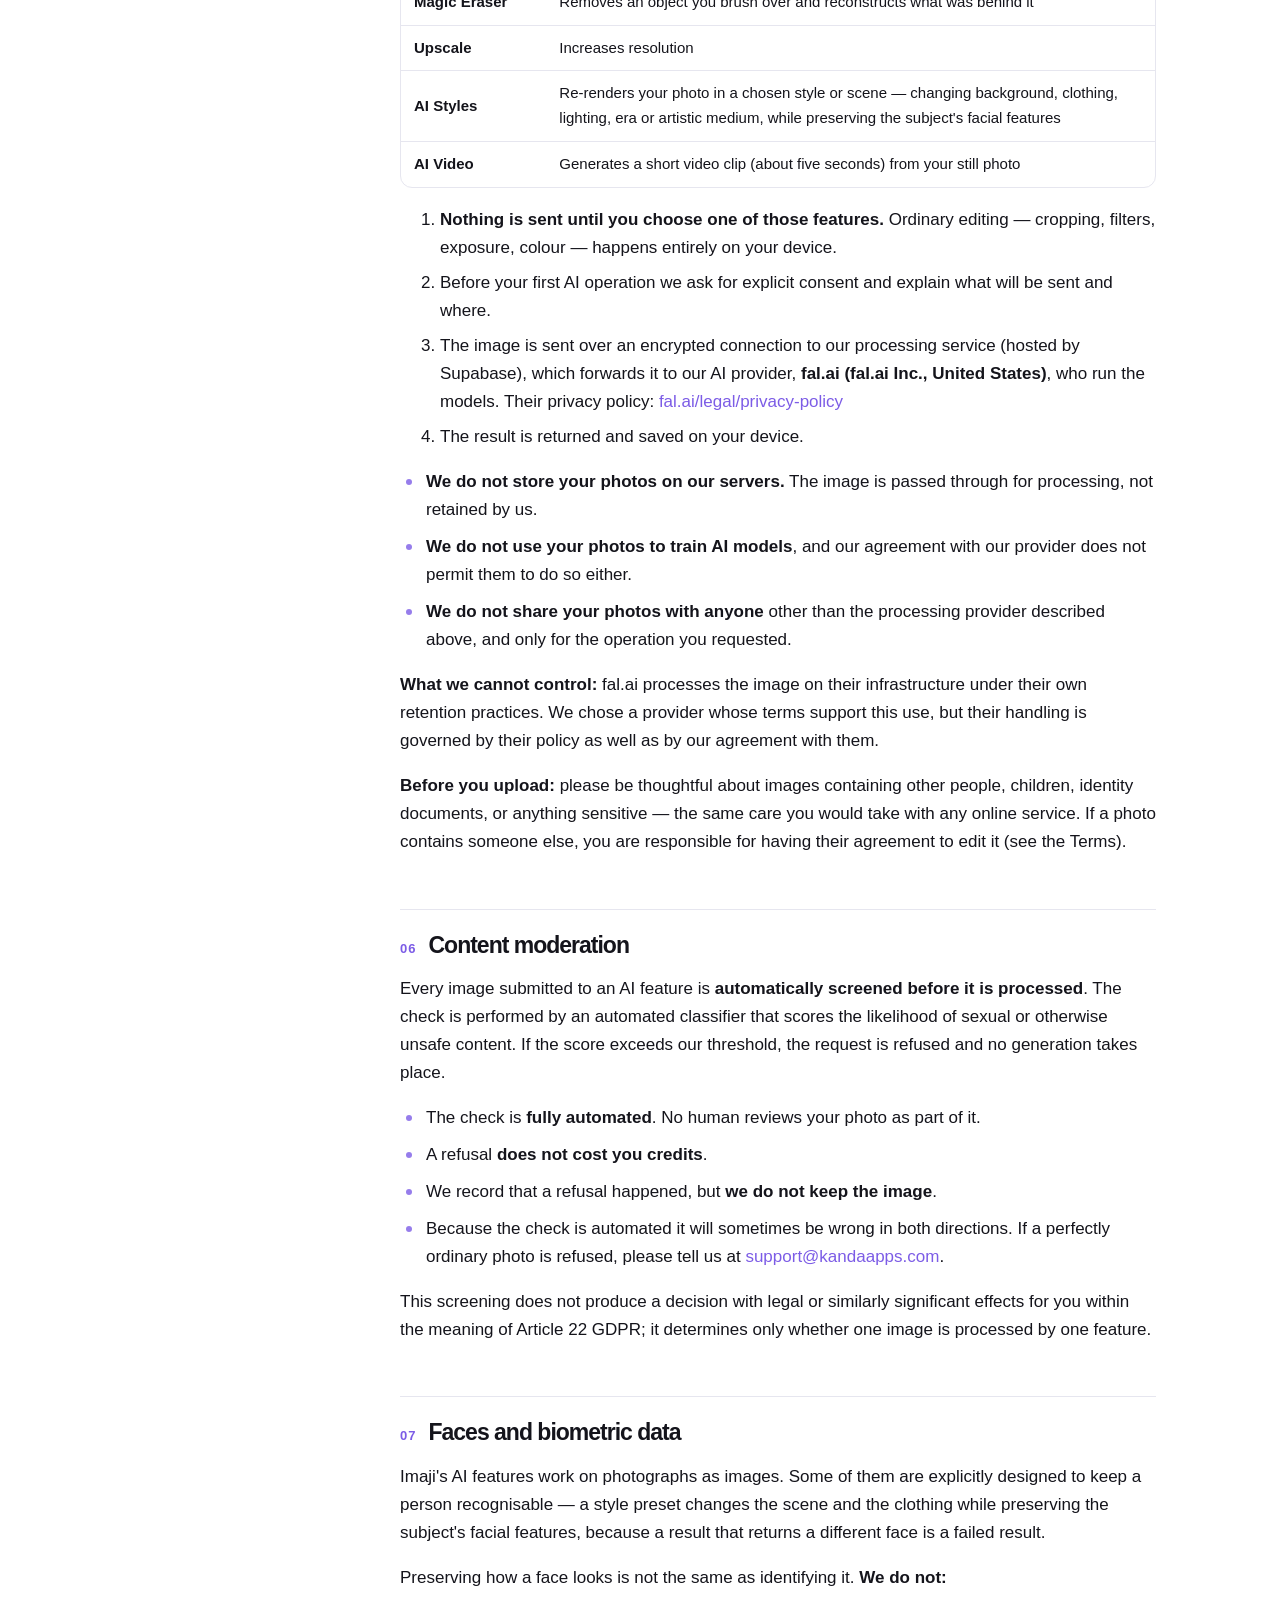
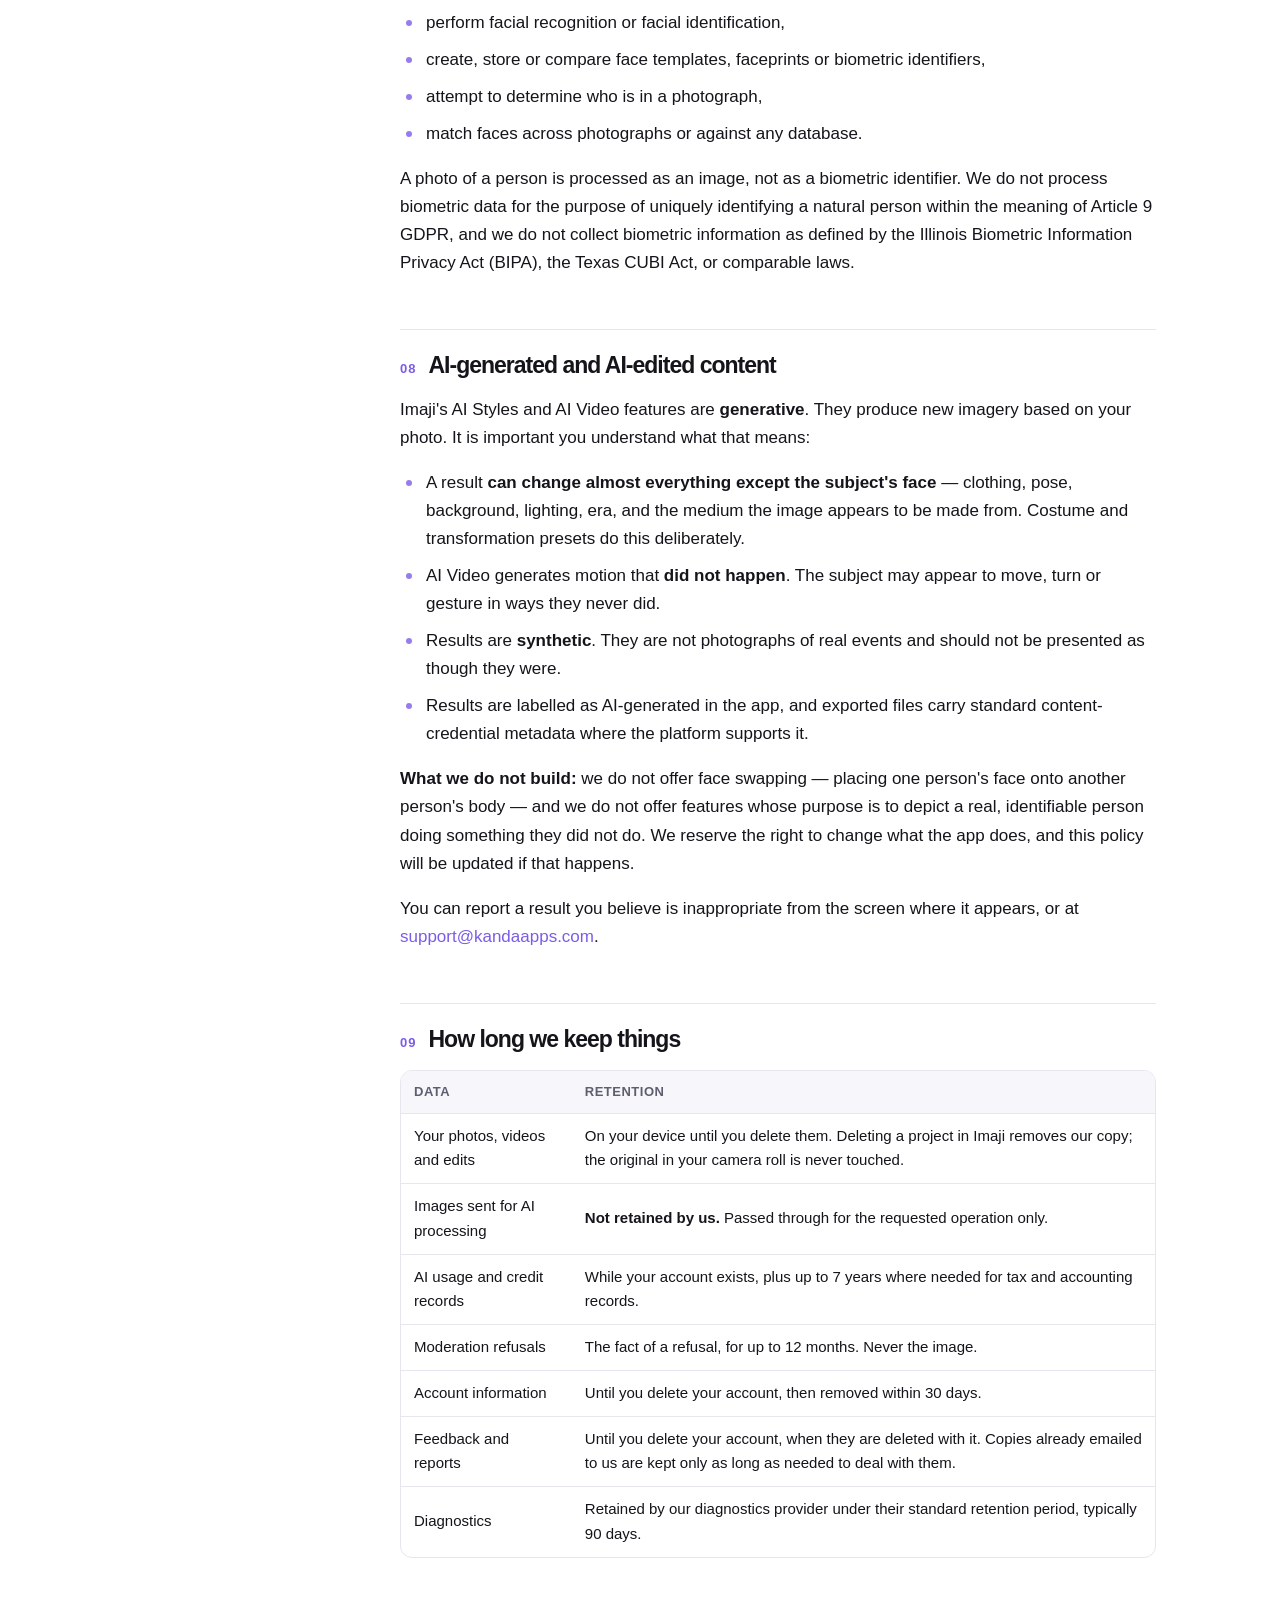
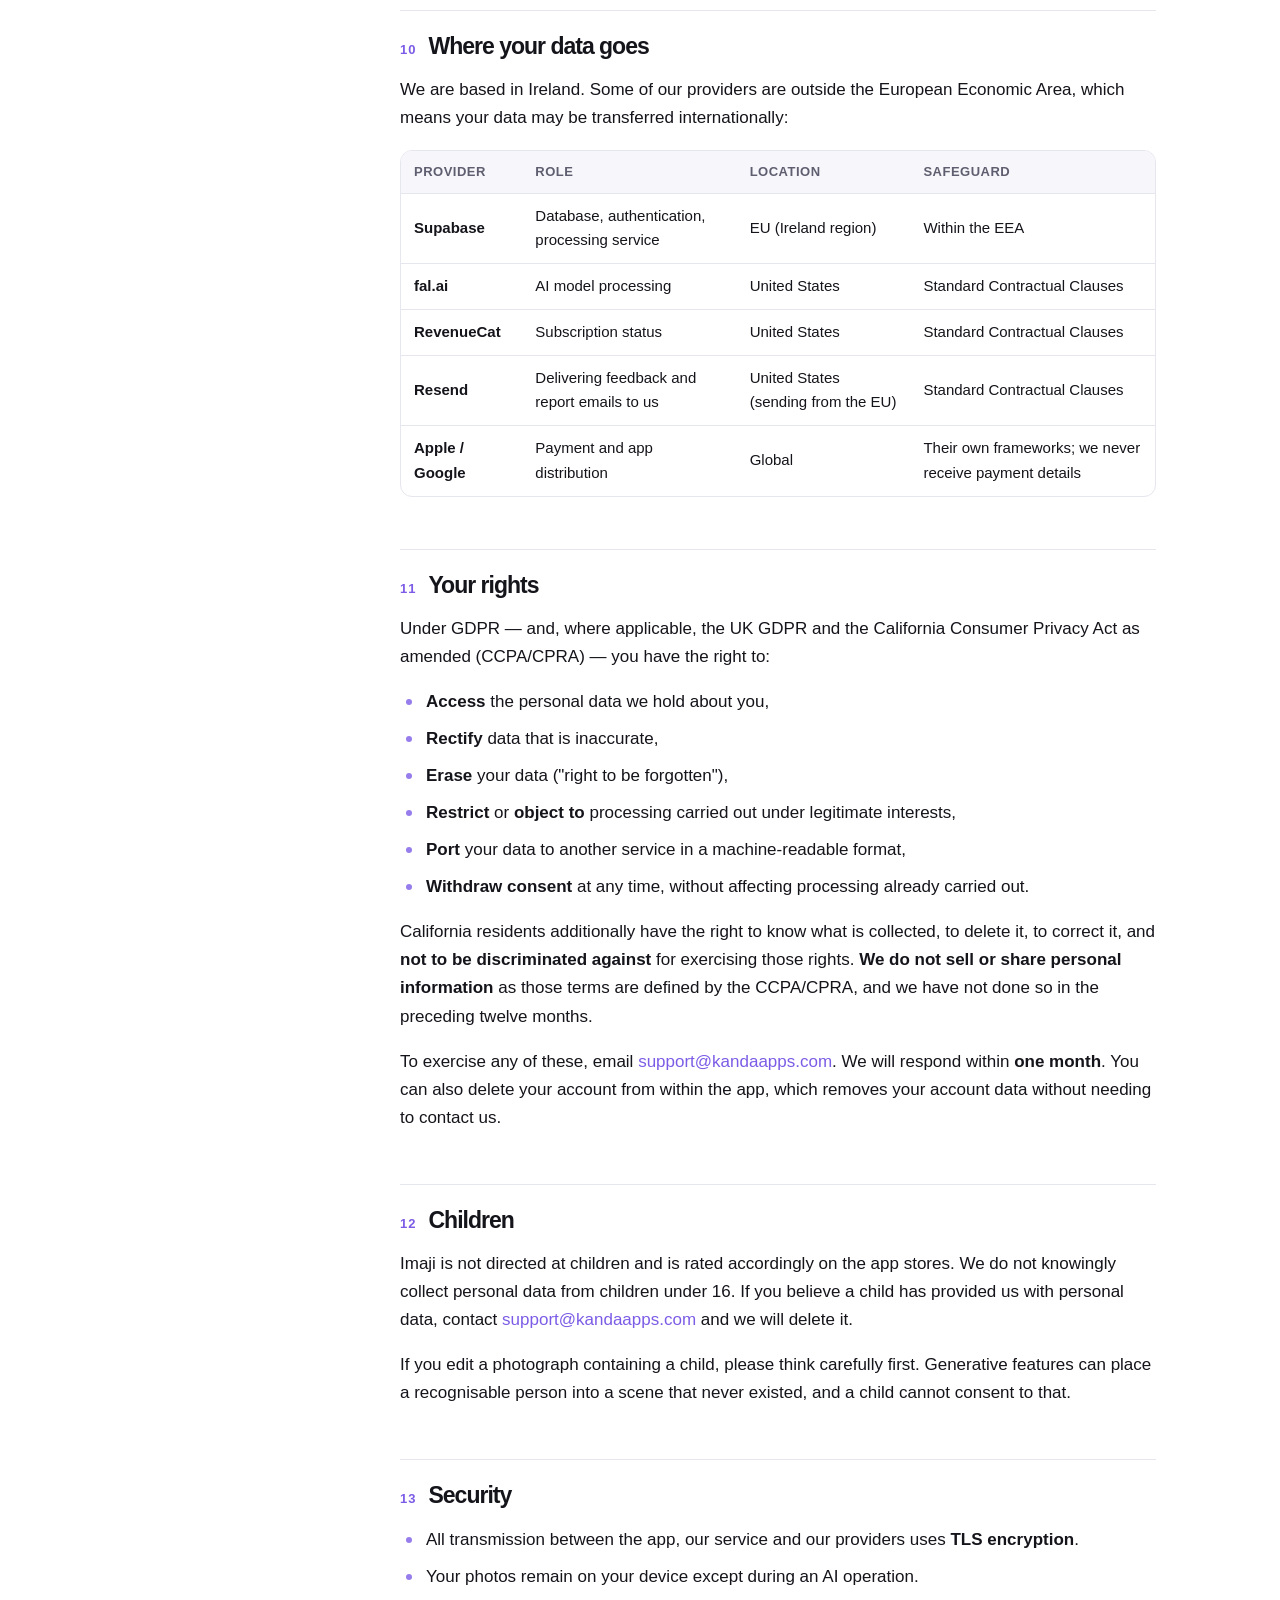
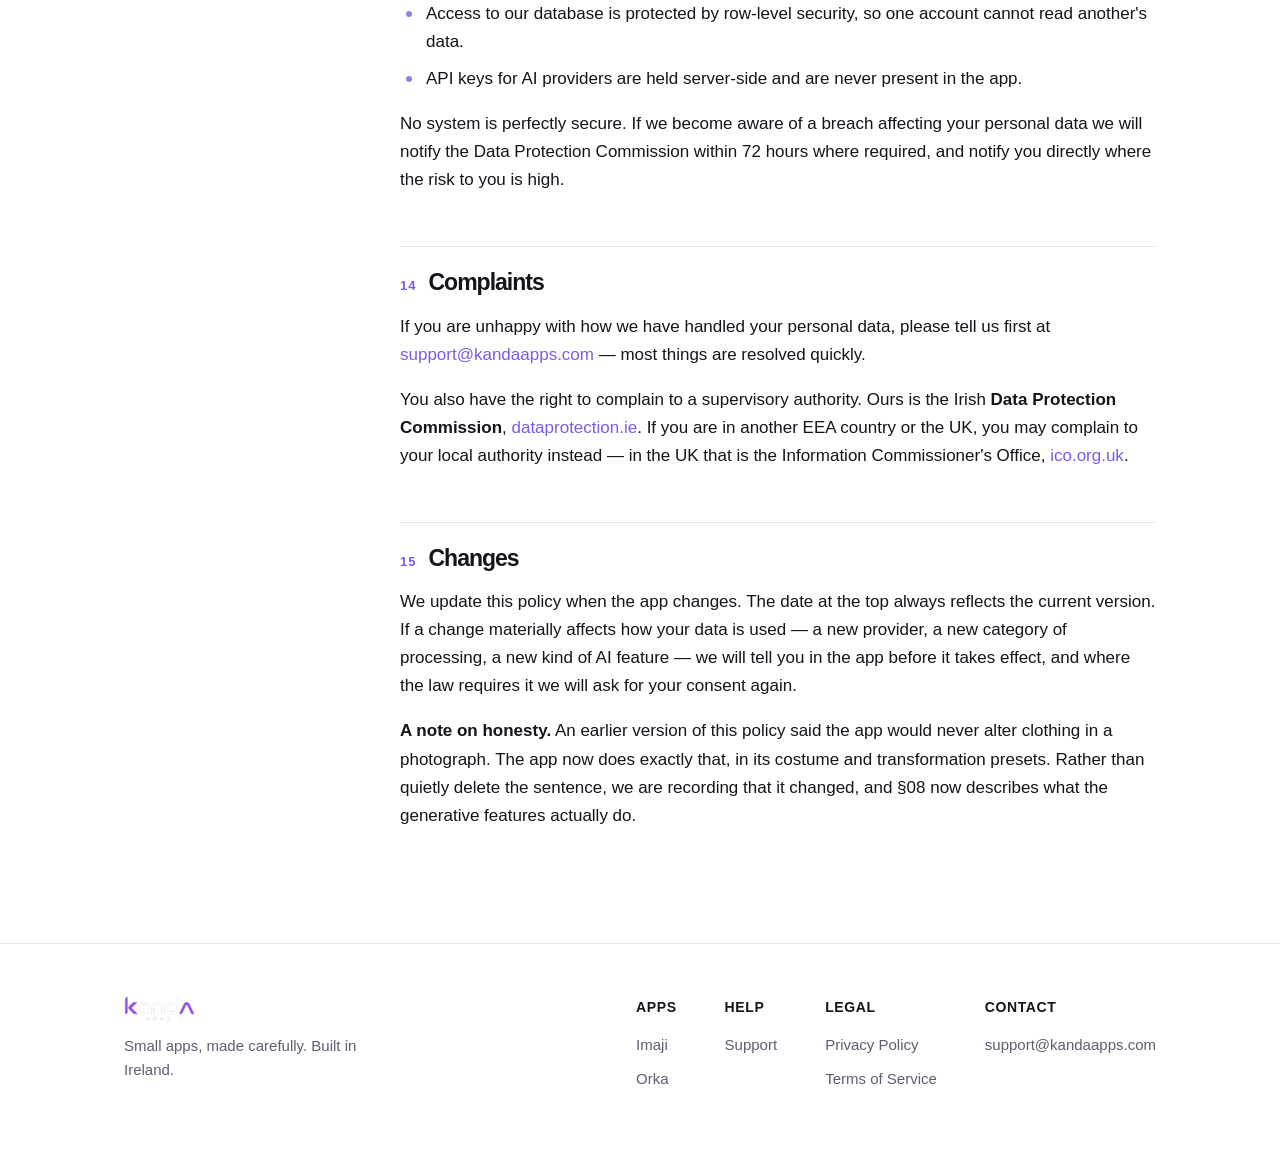
<file: imaji/privacy.html>
<!doctype html>
<html lang="en"><head>
<meta charset="utf-8"><meta name="viewport" content="width=device-width,initial-scale=1">
<title>Privacy Policy — Imaji</title><meta name="description" content="How Imaji handles your photos: on-device editing, no storage, no model training, automated safety screening, and what the generative AI features actually do.">
<script>document.documentElement.classList.add("js")</script>
<link rel="icon" href="../assets/icon.svg"><link rel="stylesheet" href="../assets/style.css">
</head><body>
<div class="nav"><div class="wrap">
  <a class="logo" href="../"><img class="wordmark" src="../assets/kanda-wordmark.png" alt="Kanda Apps"></a>
  <nav><a href="./">Imaji</a><a href="../orka/">Orka</a><a href="support.html">Support</a><a href="privacy.html">Privacy</a><a href="terms.html">Terms</a></nav>
</div></div>

<div class="legal-hero"><div class="wrap">
  <div class="eyebrow">Imaji</div>
  <h1>Privacy Policy</h1>
  <p class="meta">Last updated 26 October 2026 &middot; Kanda Apps</p>
</div></div>

<div class="wrap"><div class="legal">
  <aside class="toc"><h4>On this page</h4><ol><li><a href="#who-we-are">Who we are</a></li>
<li><a href="#the-short-version">The short version</a></li>
<li><a href="#what-we-collect">What we collect</a></li>
<li><a href="#why-and-legal-basis">Why we process it, and our legal basis</a></li>
<li><a href="#ai-features">AI features and third-party processing</a></li>
<li><a href="#content-moderation">Content moderation</a></li>
<li><a href="#faces">Faces and biometric data</a></li>
<li><a href="#ai-content">AI-generated and AI-edited content</a></li>
<li><a href="#retention">How long we keep things</a></li>
<li><a href="#transfers">Where your data goes</a></li>
<li><a href="#your-rights">Your rights</a></li>
<li><a href="#children">Children</a></li>
<li><a href="#security">Security</a></li>
<li><a href="#complaints">Complaints</a></li>
<li><a href="#changes">Changes</a></li></ol></aside>
  <article class="prose">
<p>This policy explains what Imaji does with your photos. The short answer is that almost everything happens on your device and we keep none of them — but the AI features do send one image at a time to a processing provider, and you deserve the detail rather than the reassurance.</p>

<h2 id="who-we-are"><span class="n">01</span>Who we are</h2>
<p>Imaji is a photo and video editing app published by <strong>Kevin Moore</strong>, a sole
trader trading as <strong>Kanda Apps</strong>, based in Ireland. For the purposes of the
General Data Protection Regulation (EU) 2016/679 ("GDPR"), Kevin Moore is the
<strong>data controller</strong> for the personal data described in this policy.</p>
<p>Contact: <a href="mailto:support@kandaapps.com">support@kandaapps.com</a></p>
<p>We are not required to appoint a Data Protection Officer, and have not done so.
Privacy questions go to the address above and are answered by us directly.</p>

<h2 id="the-short-version"><span class="n">02</span>The short version</h2>
<ul>
<li>We do not sell your data, and we do not use it for advertising.</li>
<li>Ordinary editing happens <strong>entirely on your device</strong>. Nothing is uploaded.</li>
<li>The <strong>AI features</strong> send the one photo you selected for processing. We do not keep it.</li>
<li>We <strong>do not use your photos to train AI models</strong> — not ours, not anyone's.</li>
<li>We do not perform facial recognition and do not build face templates.</li>
<li>Every image sent for AI processing is <strong>automatically checked for unsafe
content</strong> before it is processed. See §06.</li>
<li>You can edit photos without an account. The AI features and subscriptions need
a free account.</li>
</ul>

<h2 id="what-we-collect"><span class="n">03</span>What we collect</h2>
<p><strong>Photos and videos you choose to edit.</strong> Imported media is stored
<strong>on your device</strong>. We never scan or upload your photo library. Only the
specific image you select is ever touched, and it only leaves the device if you
use an AI feature (§05).</p>
<p><strong>Account information.</strong> If you create an account we store your email
address and a user identifier. You can use the editor as a guest without one. The
AI features and subscriptions need a free account, so that your plan and credits
belong to you rather than to a single device.</p>
<p><strong>Subscription status.</strong> If you subscribe, our payments provider
(RevenueCat, on behalf of Apple or Google) tells us whether your subscription is
active and which plan you hold. <strong>We never see your card details.</strong>
Payment is handled entirely by Apple or Google.</p>
<p><strong>AI usage records.</strong> For each AI operation we store the operation type,
a timestamp, the credits it cost, and your user identifier, so we can apply your
monthly allowance accurately. <strong>These records do not contain your photo.</strong></p>
<p><strong>Feedback and reports.</strong> If you send feedback from the app, we store
your message, the app version and platform, and your user identifier; if you are
signed in, your email address is attached so we can reply. If you report an AI
result, we store the reason you chose, any details you add, and which result and
preset it concerns. Both are emailed to us so a person can read them.</p>
<p><strong>Diagnostics.</strong> Where enabled in the build, we collect crash reports and
error diagnostics to fix faults. These do not contain your photos.</p>
<p>We do <strong>not</strong> collect: contacts, precise location, health data, browsing
history, advertising identifiers, or your photo library as a whole.</p>

<h2 id="why-and-legal-basis"><span class="n">04</span>Why we process it, and our legal basis</h2>
<p>GDPR requires us to tell you not just what we process but why, and under which
lawful basis in Article 6. In plain terms:</p>
<table>
<tr><th>What</th><th>Why</th><th>Legal basis</th></tr>
<tr><td>The photo you send to an AI feature</td><td>To perform the edit you asked for</td><td><strong>Contract</strong> (Art. 6(1)(b)) — you asked for the operation and it cannot be done without sending the image</td></tr>
<tr><td>Automated safety check on that image</td><td>To prevent unlawful and harmful content being generated</td><td><strong>Legitimate interests</strong> (Art. 6(1)(f)) — operating the service lawfully and protecting users; and compliance with app store rules</td></tr>
<tr><td>Account email and identifier</td><td>To give you an account and sync entitlements</td><td><strong>Contract</strong> (Art. 6(1)(b))</td></tr>
<tr><td>Subscription status</td><td>To give you what you paid for</td><td><strong>Contract</strong> (Art. 6(1)(b))</td></tr>
<tr><td>AI usage records and credits</td><td>To apply your monthly allowance and prevent abuse</td><td><strong>Legitimate interests</strong> (Art. 6(1)(f)) — accurate billing and service integrity</td></tr>
<tr><td>Feedback and reports you send</td><td>To read and answer them, and to review reported content</td><td><strong>Legitimate interests</strong> (Art. 6(1)(f)) — answering you and keeping generated content safe</td></tr>
<tr><td>Crash and error diagnostics</td><td>To find and fix faults</td><td><strong>Legitimate interests</strong> (Art. 6(1)(f)) — keeping the app working</td></tr>
</table>
<p>Before your first AI operation we ask for your <strong>explicit consent</strong> and
explain what will be sent and where. You can withdraw that consent at any time by
not using the AI features; doing so does not affect processing already carried
out.</p>

<h2 id="ai-features"><span class="n">05</span>AI features and third-party processing</h2>
<p>This is the part most people want to understand, so we are specific about it.
<strong>Five kinds of feature</strong> send an image off your device:</p>
<table>
<tr><th>Feature</th><th>What it does</th></tr>
<tr><td><strong>Remove Background</strong></td><td>Separates the subject from the background</td></tr>
<tr><td><strong>Magic Eraser</strong></td><td>Removes an object you brush over and reconstructs what was behind it</td></tr>
<tr><td><strong>Upscale</strong></td><td>Increases resolution</td></tr>
<tr><td><strong>AI Styles</strong></td><td>Re-renders your photo in a chosen style or scene — changing background, clothing, lighting, era or artistic medium, while preserving the subject's facial features</td></tr>
<tr><td><strong>AI Video</strong></td><td>Generates a short video clip (about five seconds) from your still photo</td></tr>
</table>
<ol>
<li><strong>Nothing is sent until you choose one of those features.</strong> Ordinary
editing — cropping, filters, exposure, colour — happens entirely on your device.</li>
<li>Before your first AI operation we ask for explicit consent and explain what
will be sent and where.</li>
<li>The image is sent over an encrypted connection to our processing service
(hosted by Supabase), which forwards it to our AI provider,
<strong>fal.ai (fal.ai Inc., United States)</strong>, who run the models. Their privacy
policy: <a href="https://fal.ai/legal/privacy-policy" rel="noopener">fal.ai/legal/privacy-policy</a></li>
<li>The result is returned and saved on your device.</li>
</ol>
<ul>
<li><strong>We do not store your photos on our servers.</strong> The image is passed
through for processing, not retained by us.</li>
<li><strong>We do not use your photos to train AI models</strong>, and our agreement with
our provider does not permit them to do so either.</li>
<li><strong>We do not share your photos with anyone</strong> other than the processing
provider described above, and only for the operation you requested.</li>
</ul>
<p><strong>What we cannot control:</strong> fal.ai processes the image on their
infrastructure under their own retention practices. We chose a provider whose
terms support this use, but their handling is governed by their policy as well as
by our agreement with them.</p>
<p><strong>Before you upload:</strong> please be thoughtful about images containing other
people, children, identity documents, or anything sensitive — the same care you
would take with any online service. If a photo contains someone else, you are
responsible for having their agreement to edit it (see the Terms).</p>

<h2 id="content-moderation"><span class="n">06</span>Content moderation</h2>
<p>Every image submitted to an AI feature is <strong>automatically screened before it
is processed</strong>. The check is performed by an automated classifier that scores
the likelihood of sexual or otherwise unsafe content. If the score exceeds our
threshold, the request is refused and no generation takes place.</p>
<ul>
<li>The check is <strong>fully automated</strong>. No human reviews your photo as part of it.</li>
<li>A refusal <strong>does not cost you credits</strong>.</li>
<li>We record that a refusal happened, but <strong>we do not keep the image</strong>.</li>
<li>Because the check is automated it will sometimes be wrong in both directions.
If a perfectly ordinary photo is refused, please tell us at
<a href="mailto:support@kandaapps.com">support@kandaapps.com</a>.</li>
</ul>
<p>This screening does not produce a decision with legal or similarly significant
effects for you within the meaning of Article 22 GDPR; it determines only whether
one image is processed by one feature.</p>

<h2 id="faces"><span class="n">07</span>Faces and biometric data</h2>
<p>Imaji's AI features work on photographs as images. Some of them are explicitly
designed to keep a person recognisable — a style preset changes the scene and the
clothing while preserving the subject's facial features, because a result that
returns a different face is a failed result.</p>
<p>Preserving how a face looks is not the same as identifying it. <strong>We do not:</strong></p>
<ul>
<li>perform facial recognition or facial identification,</li>
<li>create, store or compare face templates, faceprints or biometric identifiers,</li>
<li>attempt to determine who is in a photograph,</li>
<li>match faces across photographs or against any database.</li>
</ul>
<p>A photo of a person is processed as an image, not as a biometric identifier. We
do not process biometric data for the purpose of uniquely identifying a natural
person within the meaning of Article 9 GDPR, and we do not collect biometric
information as defined by the Illinois Biometric Information Privacy Act (BIPA),
the Texas CUBI Act, or comparable laws.</p>

<h2 id="ai-content"><span class="n">08</span>AI-generated and AI-edited content</h2>
<p>Imaji's AI Styles and AI Video features are <strong>generative</strong>. They produce new
imagery based on your photo. It is important you understand what that means:</p>
<ul>
<li>A result <strong>can change almost everything except the subject's face</strong> —
clothing, pose, background, lighting, era, and the medium the image appears to be
made from. Costume and transformation presets do this deliberately.</li>
<li>AI Video generates motion that <strong>did not happen</strong>. The subject may appear
to move, turn or gesture in ways they never did.</li>
<li>Results are <strong>synthetic</strong>. They are not photographs of real events and
should not be presented as though they were.</li>
<li>Results are labelled as AI-generated in the app, and exported files carry
standard content-credential metadata where the platform supports it.</li>
</ul>
<p><strong>What we do not build:</strong> we do not offer face swapping — placing one
person's face onto another person's body — and we do not offer features whose
purpose is to depict a real, identifiable person doing something they did not do.
We reserve the right to change what the app does, and this policy will be updated
if that happens.</p>
<p>You can report a result you believe is inappropriate from the screen where it
appears, or at <a href="mailto:support@kandaapps.com">support@kandaapps.com</a>.</p>

<h2 id="retention"><span class="n">09</span>How long we keep things</h2>
<table>
<tr><th>Data</th><th>Retention</th></tr>
<tr><td>Your photos, videos and edits</td><td>On your device until you delete them. Deleting a project in Imaji removes our copy; the original in your camera roll is never touched.</td></tr>
<tr><td>Images sent for AI processing</td><td><strong>Not retained by us.</strong> Passed through for the requested operation only.</td></tr>
<tr><td>AI usage and credit records</td><td>While your account exists, plus up to 7 years where needed for tax and accounting records.</td></tr>
<tr><td>Moderation refusals</td><td>The fact of a refusal, for up to 12 months. Never the image.</td></tr>
<tr><td>Account information</td><td>Until you delete your account, then removed within 30 days.</td></tr>
<tr><td>Feedback and reports</td><td>Until you delete your account, when they are deleted with it. Copies already emailed to us are kept only as long as needed to deal with them.</td></tr>
<tr><td>Diagnostics</td><td>Retained by our diagnostics provider under their standard retention period, typically 90 days.</td></tr>
</table>

<h2 id="transfers"><span class="n">10</span>Where your data goes</h2>
<p>We are based in Ireland. Some of our providers are outside the European
Economic Area, which means your data may be transferred internationally:</p>
<table>
<tr><th>Provider</th><th>Role</th><th>Location</th><th>Safeguard</th></tr>
<tr><td><strong>Supabase</strong></td><td>Database, authentication, processing service</td><td>EU (Ireland region)</td><td>Within the EEA</td></tr>
<tr><td><strong>fal.ai</strong></td><td>AI model processing</td><td>United States</td><td>Standard Contractual Clauses</td></tr>
<tr><td><strong>RevenueCat</strong></td><td>Subscription status</td><td>United States</td><td>Standard Contractual Clauses</td></tr>
<tr><td><strong>Resend</strong></td><td>Delivering feedback and report emails to us</td><td>United States (sending from the EU)</td><td>Standard Contractual Clauses</td></tr>
<tr><td><strong>Apple / Google</strong></td><td>Payment and app distribution</td><td>Global</td><td>Their own frameworks; we never receive payment details</td></tr>
</table>

<h2 id="your-rights"><span class="n">11</span>Your rights</h2>
<p>Under GDPR — and, where applicable, the UK GDPR and the California Consumer
Privacy Act as amended (CCPA/CPRA) — you have the right to:</p>
<ul>
<li><strong>Access</strong> the personal data we hold about you,</li>
<li><strong>Rectify</strong> data that is inaccurate,</li>
<li><strong>Erase</strong> your data ("right to be forgotten"),</li>
<li><strong>Restrict</strong> or <strong>object to</strong> processing carried out under
legitimate interests,</li>
<li><strong>Port</strong> your data to another service in a machine-readable format,</li>
<li><strong>Withdraw consent</strong> at any time, without affecting processing already
carried out.</li>
</ul>
<p>California residents additionally have the right to know what is collected, to
delete it, to correct it, and <strong>not to be discriminated against</strong> for
exercising those rights. <strong>We do not sell or share personal information</strong> as
those terms are defined by the CCPA/CPRA, and we have not done so in the
preceding twelve months.</p>
<p>To exercise any of these, email
<a href="mailto:support@kandaapps.com">support@kandaapps.com</a>. We will respond
within <strong>one month</strong>. You can also delete your account from within the app,
which removes your account data without needing to contact us.</p>

<h2 id="children"><span class="n">12</span>Children</h2>
<p>Imaji is not directed at children and is rated accordingly on the app stores.
We do not knowingly collect personal data from children under 16. If you believe
a child has provided us with personal data, contact
<a href="mailto:support@kandaapps.com">support@kandaapps.com</a> and we will delete
it.</p>
<p>If you edit a photograph containing a child, please think carefully first.
Generative features can place a recognisable person into a scene that never
existed, and a child cannot consent to that.</p>

<h2 id="security"><span class="n">13</span>Security</h2>
<ul>
<li>All transmission between the app, our service and our providers uses
<strong>TLS encryption</strong>.</li>
<li>Your photos remain on your device except during an AI operation.</li>
<li>Access to our database is protected by row-level security, so one account
cannot read another's data.</li>
<li>API keys for AI providers are held server-side and are never present in the
app.</li>
</ul>
<p>No system is perfectly secure. If we become aware of a breach affecting your
personal data we will notify the Data Protection Commission within 72 hours where
required, and notify you directly where the risk to you is high.</p>

<h2 id="complaints"><span class="n">14</span>Complaints</h2>
<p>If you are unhappy with how we have handled your personal data, please tell us
first at <a href="mailto:support@kandaapps.com">support@kandaapps.com</a> — most
things are resolved quickly.</p>
<p>You also have the right to complain to a supervisory authority. Ours is the
Irish <strong>Data Protection Commission</strong>,
<a href="https://www.dataprotection.ie" rel="noopener">dataprotection.ie</a>. If you
are in another EEA country or the UK, you may complain to your local authority
instead — in the UK that is the Information Commissioner's Office,
<a href="https://ico.org.uk" rel="noopener">ico.org.uk</a>.</p>

<h2 id="changes"><span class="n">15</span>Changes</h2>
<p>We update this policy when the app changes. The date at the top always
reflects the current version. If a change materially affects how your data is
used — a new provider, a new category of processing, a new kind of AI feature —
we will tell you in the app before it takes effect, and where the law requires
it we will ask for your consent again.</p>
<p><strong>A note on honesty.</strong> An earlier version of this policy said the app
would never alter clothing in a photograph. The app now does exactly that, in its
costume and transformation presets. Rather than quietly delete the sentence, we
are recording that it changed, and §08 now describes what the generative features
actually do.</p></article>
</div></div>

<footer><div class="wrap cols">
  <div style="flex:1 1 240px">
    <a class="logo" href="../" style="margin-bottom:12px"><img class="wordmark" src="../assets/kanda-wordmark.png" alt="Kanda Apps"></a>
    <p style="margin:0;max-width:34ch">Small apps, made carefully. Built in Ireland.</p></div>
  <div><h4>Apps</h4><a href="./">Imaji</a><a href="../orka/">Orka</a></div>
  <div><h4>Help</h4><a href="support.html">Support</a></div>
  <div><h4>Legal</h4><a href="privacy.html">Privacy Policy</a><a href="terms.html">Terms of Service</a></div>
  <div><h4>Contact</h4><a href="mailto:support@kandaapps.com">support@kandaapps.com</a></div>
</div></footer>

<script>
// Highlight the section currently in view.
(function(){
  var links=[].slice.call(document.querySelectorAll('.toc a')),
      heads=links.map(function(a){return document.querySelector(a.getAttribute('href'))});
  if(!('IntersectionObserver' in window))return;
  var io=new IntersectionObserver(function(es){
    es.forEach(function(e){
      if(!e.isIntersecting)return;
      var i=heads.indexOf(e.target);
      links.forEach(function(l,n){l.classList.toggle('active',n===i)});
    });
  },{rootMargin:'-80px 0px -70% 0px'});
  heads.forEach(function(h){if(h)io.observe(h)});
})();
</script>
</body></html>
</file>
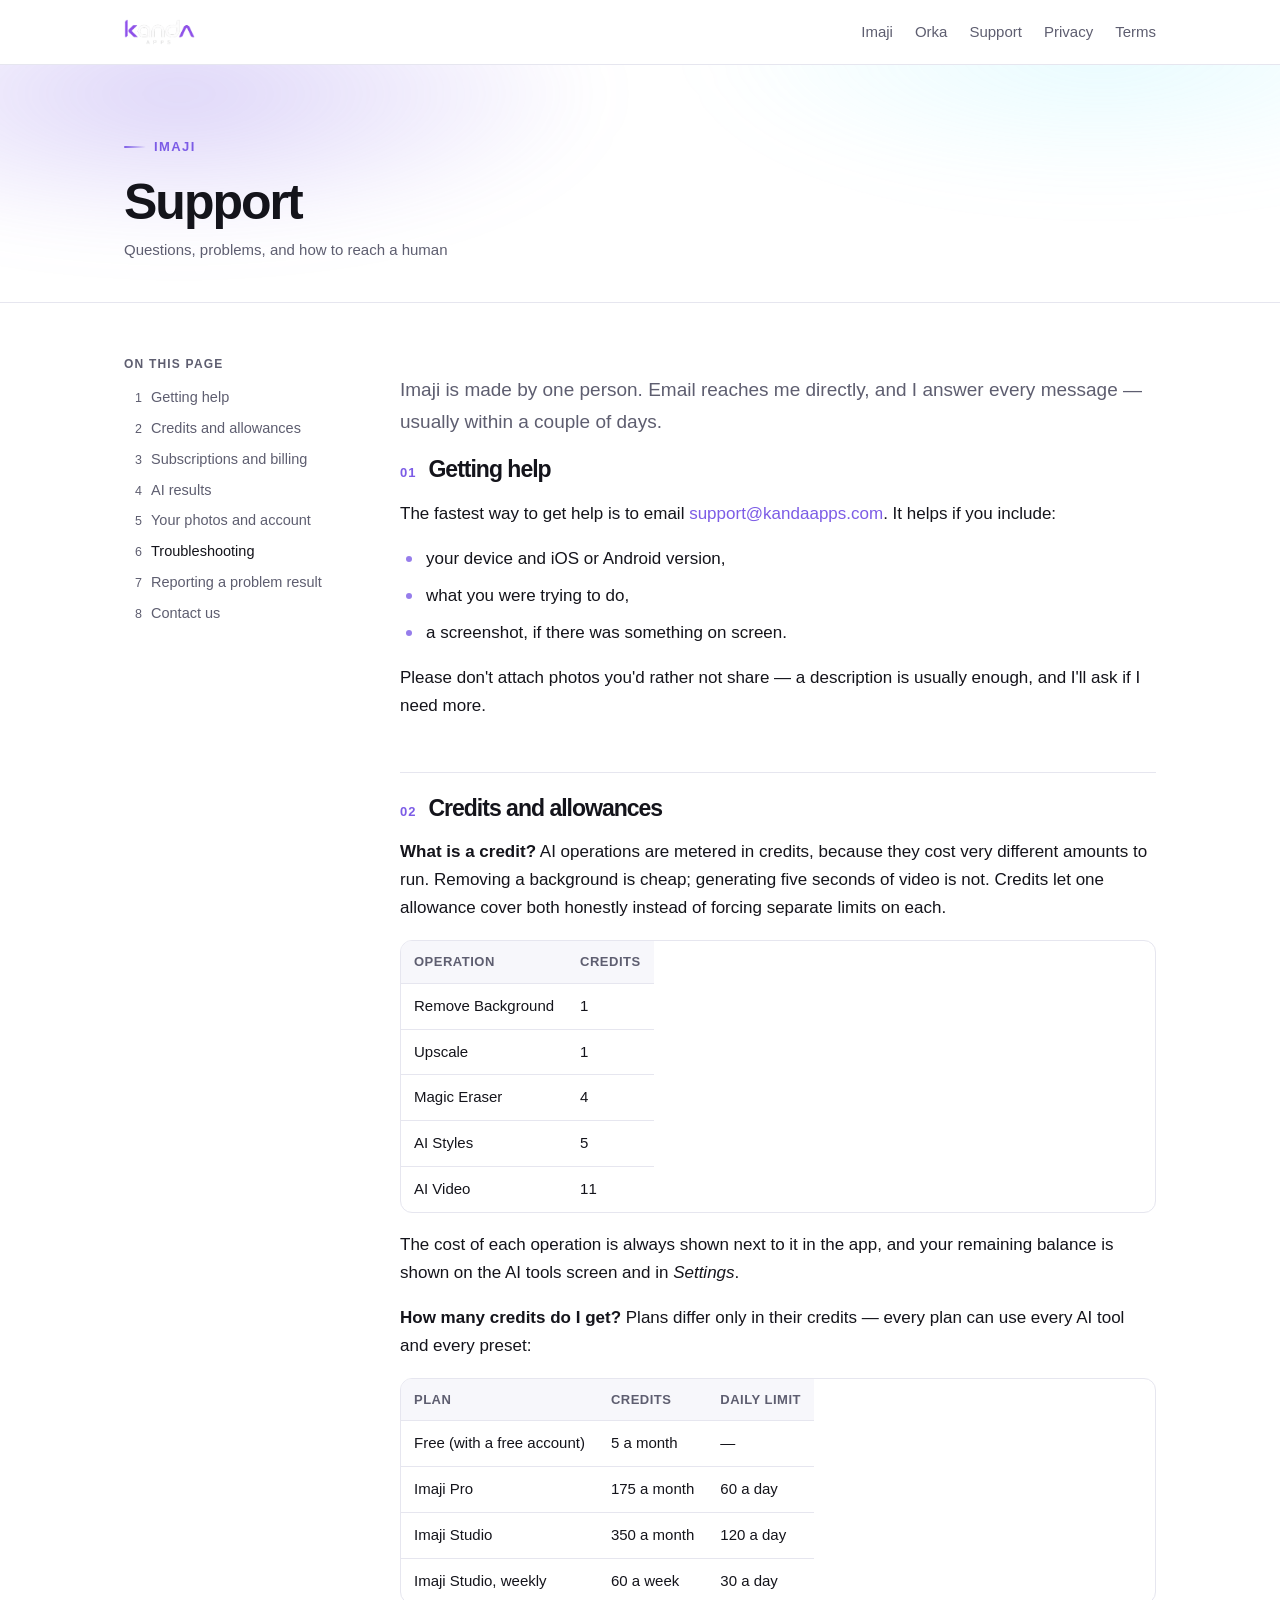
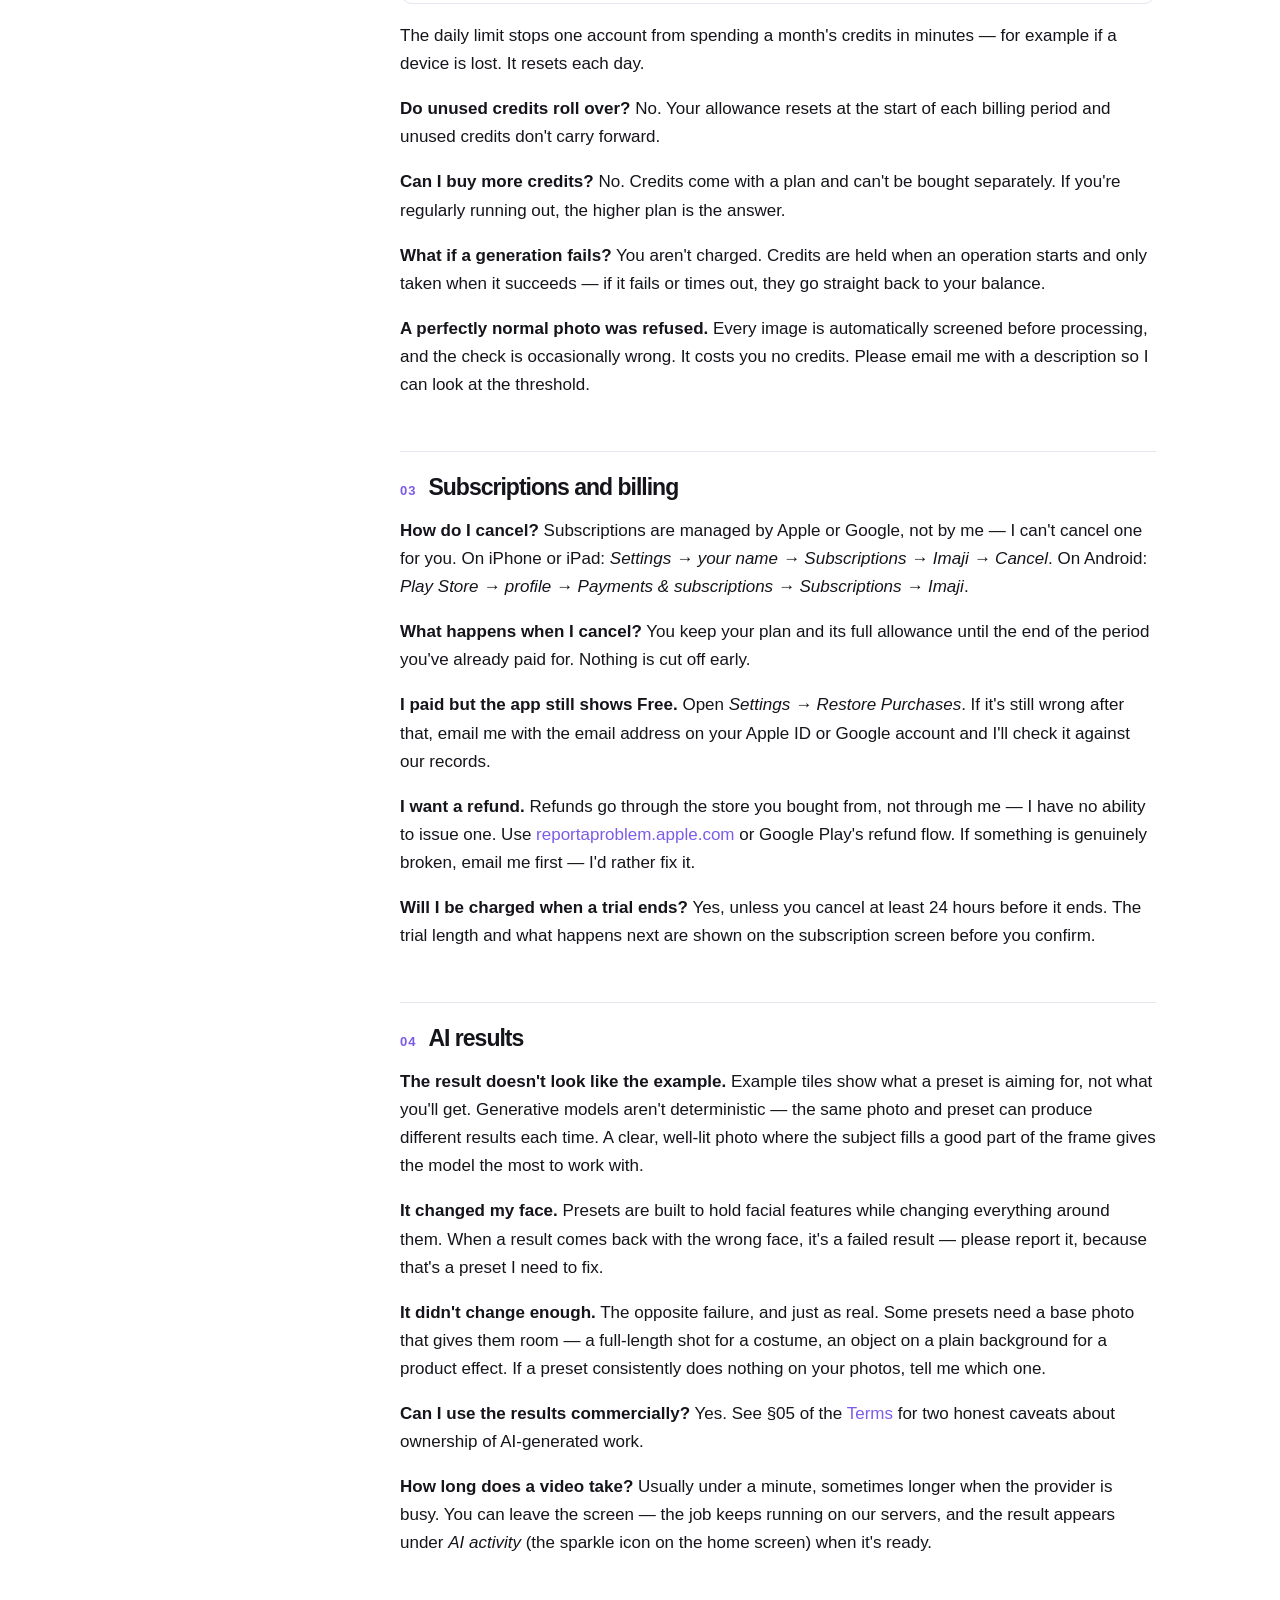
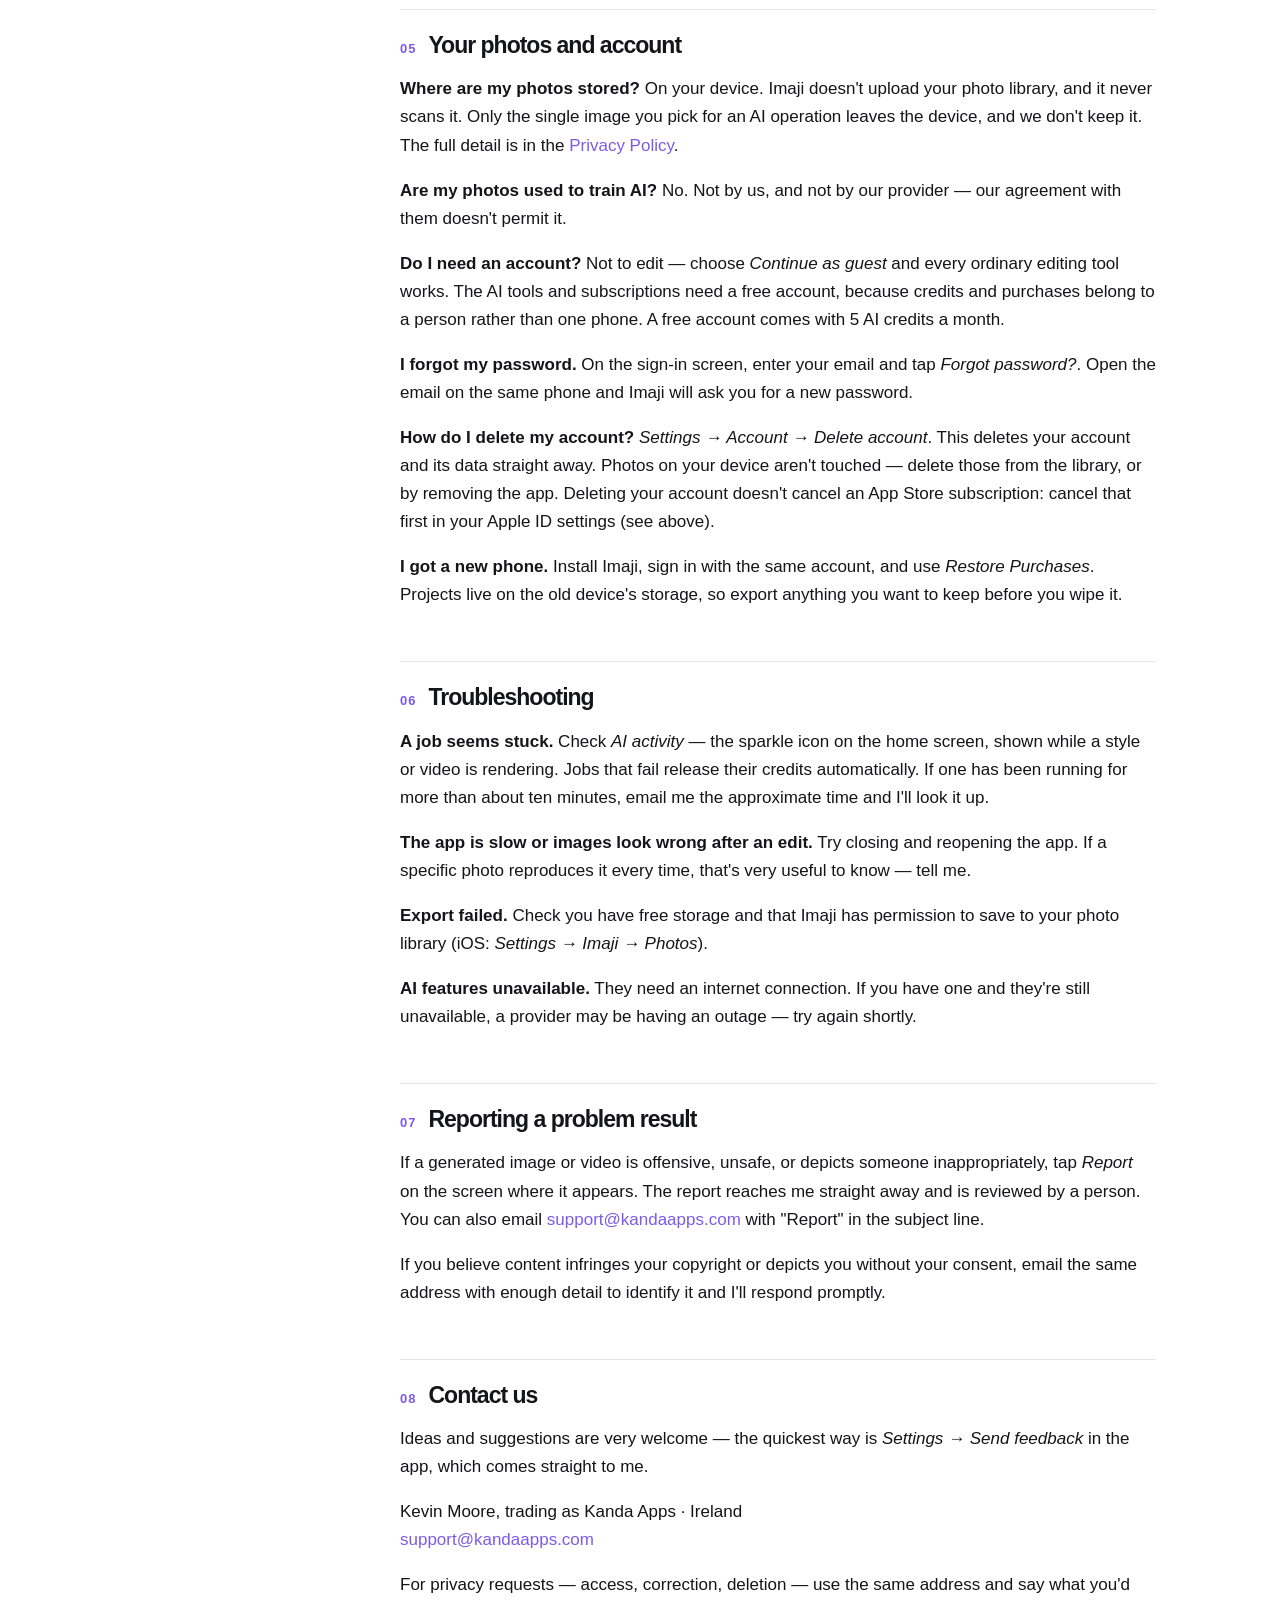
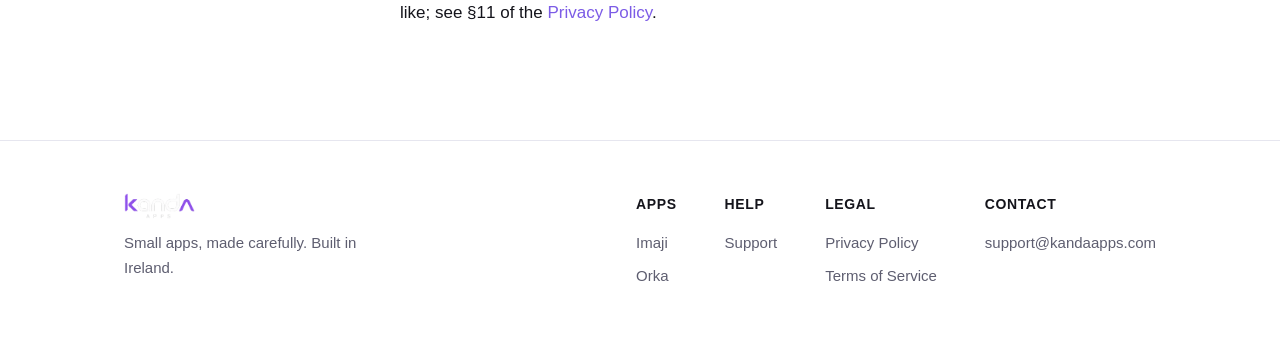
<file: imaji/support.html>
<!doctype html>
<html lang="en"><head>
<meta charset="utf-8"><meta name="viewport" content="width=device-width,initial-scale=1">
<title>Support — Imaji</title><meta name="description" content="Help and answers for Imaji: credits, subscriptions, AI results, your photos, and how to reach us.">
<script>document.documentElement.classList.add("js")</script>
<link rel="icon" href="../assets/icon.svg"><link rel="stylesheet" href="../assets/style.css">
</head><body>
<div class="nav"><div class="wrap">
  <a class="logo" href="../"><img class="wordmark" src="../assets/kanda-wordmark.png" alt="Kanda Apps"></a>
  <nav><a href="./">Imaji</a><a href="../orka/">Orka</a><a href="support.html">Support</a><a href="privacy.html">Privacy</a><a href="terms.html">Terms</a></nav>
</div></div>

<div class="legal-hero"><div class="wrap">
  <div class="eyebrow">Imaji</div>
  <h1>Support</h1>
  <p class="meta">Questions, problems, and how to reach a human</p>
</div></div>

<div class="wrap"><div class="legal">
  <aside class="toc"><h4>On this page</h4><ol><li><a href="#getting-help">Getting help</a></li>
<li><a href="#credits-faq">Credits and allowances</a></li>
<li><a href="#subscription-faq">Subscriptions and billing</a></li>
<li><a href="#ai-faq">AI results</a></li>
<li><a href="#photos-faq">Your photos and account</a></li>
<li><a href="#troubleshooting">Troubleshooting</a></li>
<li><a href="#report">Reporting a problem result</a></li>
<li><a href="#contact">Contact us</a></li></ol></aside>
  <article class="prose"><p>Imaji is made by one person. Email reaches me directly, and I answer every
message — usually within a couple of days.</p>

<h2 id="getting-help"><span class="n">01</span>Getting help</h2>
<p>The fastest way to get help is to email
<a href="mailto:support@kandaapps.com">support@kandaapps.com</a>. It helps if you
include:</p>
<ul>
<li>your device and iOS or Android version,</li>
<li>what you were trying to do,</li>
<li>a screenshot, if there was something on screen.</li>
</ul>
<p>Please don't attach photos you'd rather not share — a description is usually
enough, and I'll ask if I need more.</p>

<h2 id="credits-faq"><span class="n">02</span>Credits and allowances</h2>
<p><strong>What is a credit?</strong> AI operations are metered in credits, because
they cost very different amounts to run. Removing a background is cheap;
generating five seconds of video is not. Credits let one allowance cover both
honestly instead of forcing separate limits on each.</p>
<table>
<tr><th>Operation</th><th>Credits</th></tr>
<tr><td>Remove Background</td><td>1</td></tr>
<tr><td>Upscale</td><td>1</td></tr>
<tr><td>Magic Eraser</td><td>4</td></tr>
<tr><td>AI Styles</td><td>5</td></tr>
<tr><td>AI Video</td><td>11</td></tr>
</table>
<p>The cost of each operation is always shown next to it in the app, and your
remaining balance is shown on the AI tools screen and in <em>Settings</em>.</p>
<p><strong>How many credits do I get?</strong> Plans differ only in their credits —
every plan can use every AI tool and every preset:</p>
<table>
<tr><th>Plan</th><th>Credits</th><th>Daily limit</th></tr>
<tr><td>Free (with a free account)</td><td>5 a month</td><td>—</td></tr>
<tr><td>Imaji Pro</td><td>175 a month</td><td>60 a day</td></tr>
<tr><td>Imaji Studio</td><td>350 a month</td><td>120 a day</td></tr>
<tr><td>Imaji Studio, weekly</td><td>60 a week</td><td>30 a day</td></tr>
</table>
<p>The daily limit stops one account from spending a month's credits in minutes —
for example if a device is lost. It resets each day.</p>
<p><strong>Do unused credits roll over?</strong> No. Your allowance resets at the start
of each billing period and unused credits don't carry forward.</p>
<p><strong>Can I buy more credits?</strong> No. Credits come with a plan and can't be
bought separately. If you're regularly running out, the higher plan is the answer.</p>
<p><strong>What if a generation fails?</strong> You aren't charged. Credits are held
when an operation starts and only taken when it succeeds — if it fails or times
out, they go straight back to your balance.</p>
<p><strong>A perfectly normal photo was refused.</strong> Every image is automatically
screened before processing, and the check is occasionally wrong. It costs you no
credits. Please email me with a description so I can look at the threshold.</p>

<h2 id="subscription-faq"><span class="n">03</span>Subscriptions and billing</h2>
<p><strong>How do I cancel?</strong> Subscriptions are managed by Apple or Google, not
by me — I can't cancel one for you. On iPhone or iPad: <em>Settings → your name →
Subscriptions → Imaji → Cancel</em>. On Android: <em>Play Store → profile →
Payments &amp; subscriptions → Subscriptions → Imaji</em>.</p>
<p><strong>What happens when I cancel?</strong> You keep your plan and its full
allowance until the end of the period you've already paid for. Nothing is cut off
early.</p>
<p><strong>I paid but the app still shows Free.</strong> Open <em>Settings → Restore
Purchases</em>. If it's still wrong after that, email me with the email address on
your Apple ID or Google account and I'll check it against our records.</p>
<p><strong>I want a refund.</strong> Refunds go through the store you bought from, not
through me — I have no ability to issue one. Use
<a href="https://reportaproblem.apple.com" rel="noopener">reportaproblem.apple.com</a>
or Google Play's refund flow. If something is genuinely broken, email me first —
I'd rather fix it.</p>
<p><strong>Will I be charged when a trial ends?</strong> Yes, unless you cancel at least
24 hours before it ends. The trial length and what happens next are shown on the
subscription screen before you confirm.</p>

<h2 id="ai-faq"><span class="n">04</span>AI results</h2>
<p><strong>The result doesn't look like the example.</strong> Example tiles show what a
preset is aiming for, not what you'll get. Generative models aren't
deterministic — the same photo and preset can produce different results each time.
A clear, well-lit photo where the subject fills a good part of the frame gives the
model the most to work with.</p>
<p><strong>It changed my face.</strong> Presets are built to hold facial features while
changing everything around them. When a result comes back with the wrong face,
it's a failed result — please report it, because that's a preset I need to fix.</p>
<p><strong>It didn't change enough.</strong> The opposite failure, and just as real.
Some presets need a base photo that gives them room — a full-length shot for a
costume, an object on a plain background for a product effect. If a preset
consistently does nothing on your photos, tell me which one.</p>
<p><strong>Can I use the results commercially?</strong> Yes. See §05 of the
<a href="terms.html">Terms</a> for two honest caveats about ownership of
AI-generated work.</p>
<p><strong>How long does a video take?</strong> Usually under a minute, sometimes
longer when the provider is busy. You can leave the screen — the job keeps running
on our servers, and the result appears under <em>AI activity</em> (the sparkle icon
on the home screen) when it's ready.</p>

<h2 id="photos-faq"><span class="n">05</span>Your photos and account</h2>
<p><strong>Where are my photos stored?</strong> On your device. Imaji doesn't upload
your photo library, and it never scans it. Only the single image you pick for an
AI operation leaves the device, and we don't keep it. The full detail is in the
<a href="privacy.html">Privacy Policy</a>.</p>
<p><strong>Are my photos used to train AI?</strong> No. Not by us, and not by our
provider — our agreement with them doesn't permit it.</p>
<p><strong>Do I need an account?</strong> Not to edit — choose <em>Continue as
guest</em> and every ordinary editing tool works. The AI tools and subscriptions need
a free account, because credits and purchases belong to a person rather than one
phone. A free account comes with 5 AI credits a month.</p>
<p><strong>I forgot my password.</strong> On the sign-in screen, enter your email and
tap <em>Forgot password?</em>. Open the email on the same phone and Imaji will ask
you for a new password.</p>
<p><strong>How do I delete my account?</strong> <em>Settings → Account → Delete
account</em>. This deletes your account and its data straight away. Photos on your
device aren't touched — delete those from the library, or by removing the app.
Deleting your account doesn't cancel an App Store subscription: cancel that first
in your Apple ID settings (see above).</p>
<p><strong>I got a new phone.</strong> Install Imaji, sign in with the same account,
and use <em>Restore Purchases</em>. Projects live on the old device's storage, so
export anything you want to keep before you wipe it.</p>

<h2 id="troubleshooting"><span class="n">06</span>Troubleshooting</h2>
<p><strong>A job seems stuck.</strong> Check <em>AI activity</em> — the sparkle icon on
the home screen, shown while a style or video is rendering. Jobs that fail release
their credits automatically. If one has been running for more than about ten
minutes, email me the approximate time and I'll look it up.</p>
<p><strong>The app is slow or images look wrong after an edit.</strong> Try closing and
reopening the app. If a specific photo reproduces it every time, that's very
useful to know — tell me.</p>
<p><strong>Export failed.</strong> Check you have free storage and that Imaji has
permission to save to your photo library (iOS: <em>Settings → Imaji →
Photos</em>).</p>
<p><strong>AI features unavailable.</strong> They need an internet connection. If you
have one and they're still unavailable, a provider may be having an outage —
try again shortly.</p>

<h2 id="report"><span class="n">07</span>Reporting a problem result</h2>
<p>If a generated image or video is offensive, unsafe, or depicts someone
inappropriately, tap <em>Report</em> on the screen where it appears. The report
reaches me straight away and is reviewed by a person. You can also email
<a href="mailto:support@kandaapps.com">support@kandaapps.com</a> with "Report" in
the subject line.</p>
<p>If you believe content infringes your copyright or depicts you without your
consent, email the same address with enough detail to identify it and I'll
respond promptly.</p>

<h2 id="contact"><span class="n">08</span>Contact us</h2>
<p>Ideas and suggestions are very welcome — the quickest way is <em>Settings → Send
feedback</em> in the app, which comes straight to me.</p>
<p>Kevin Moore, trading as Kanda Apps &middot; Ireland<br>
<a href="mailto:support@kandaapps.com">support@kandaapps.com</a></p>
<p>For privacy requests — access, correction, deletion — use the same address and
say what you'd like; see §11 of the <a href="privacy.html">Privacy Policy</a>.</p></article>
</div></div>

<footer><div class="wrap cols">
  <div style="flex:1 1 240px">
    <a class="logo" href="../" style="margin-bottom:12px"><img class="wordmark" src="../assets/kanda-wordmark.png" alt="Kanda Apps"></a>
    <p style="margin:0;max-width:34ch">Small apps, made carefully. Built in Ireland.</p></div>
  <div><h4>Apps</h4><a href="./">Imaji</a><a href="../orka/">Orka</a></div>
  <div><h4>Help</h4><a href="support.html">Support</a></div>
  <div><h4>Legal</h4><a href="privacy.html">Privacy Policy</a><a href="terms.html">Terms of Service</a></div>
  <div><h4>Contact</h4><a href="mailto:support@kandaapps.com">support@kandaapps.com</a></div>
</div></footer>

<script>
// Highlight the section currently in view.
(function(){
  var links=[].slice.call(document.querySelectorAll('.toc a')),
      heads=links.map(function(a){return document.querySelector(a.getAttribute('href'))});
  if(!('IntersectionObserver' in window))return;
  var io=new IntersectionObserver(function(es){
    es.forEach(function(e){
      if(!e.isIntersecting)return;
      var i=heads.indexOf(e.target);
      links.forEach(function(l,n){l.classList.toggle('active',n===i)});
    });
  },{rootMargin:'-80px 0px -70% 0px'});
  heads.forEach(function(h){if(h)io.observe(h)});
})();
</script>
</body></html>
</file>
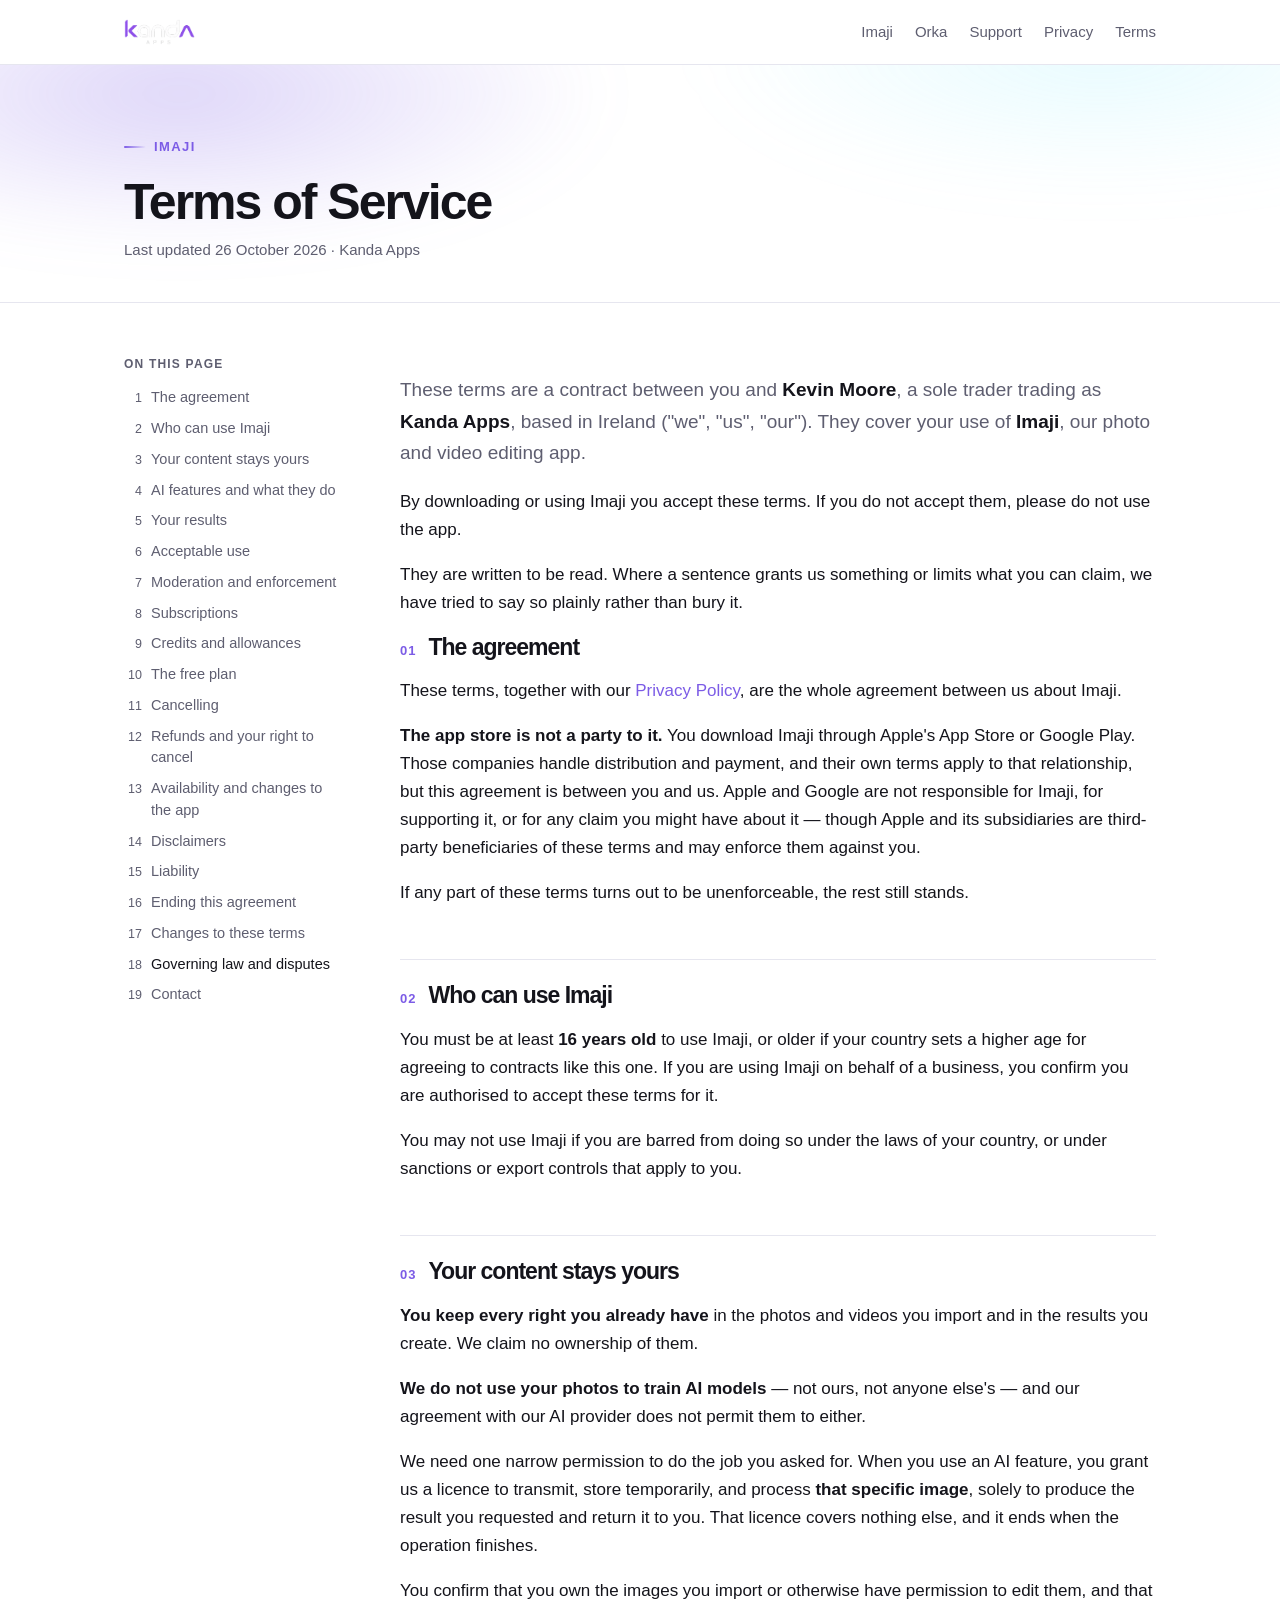
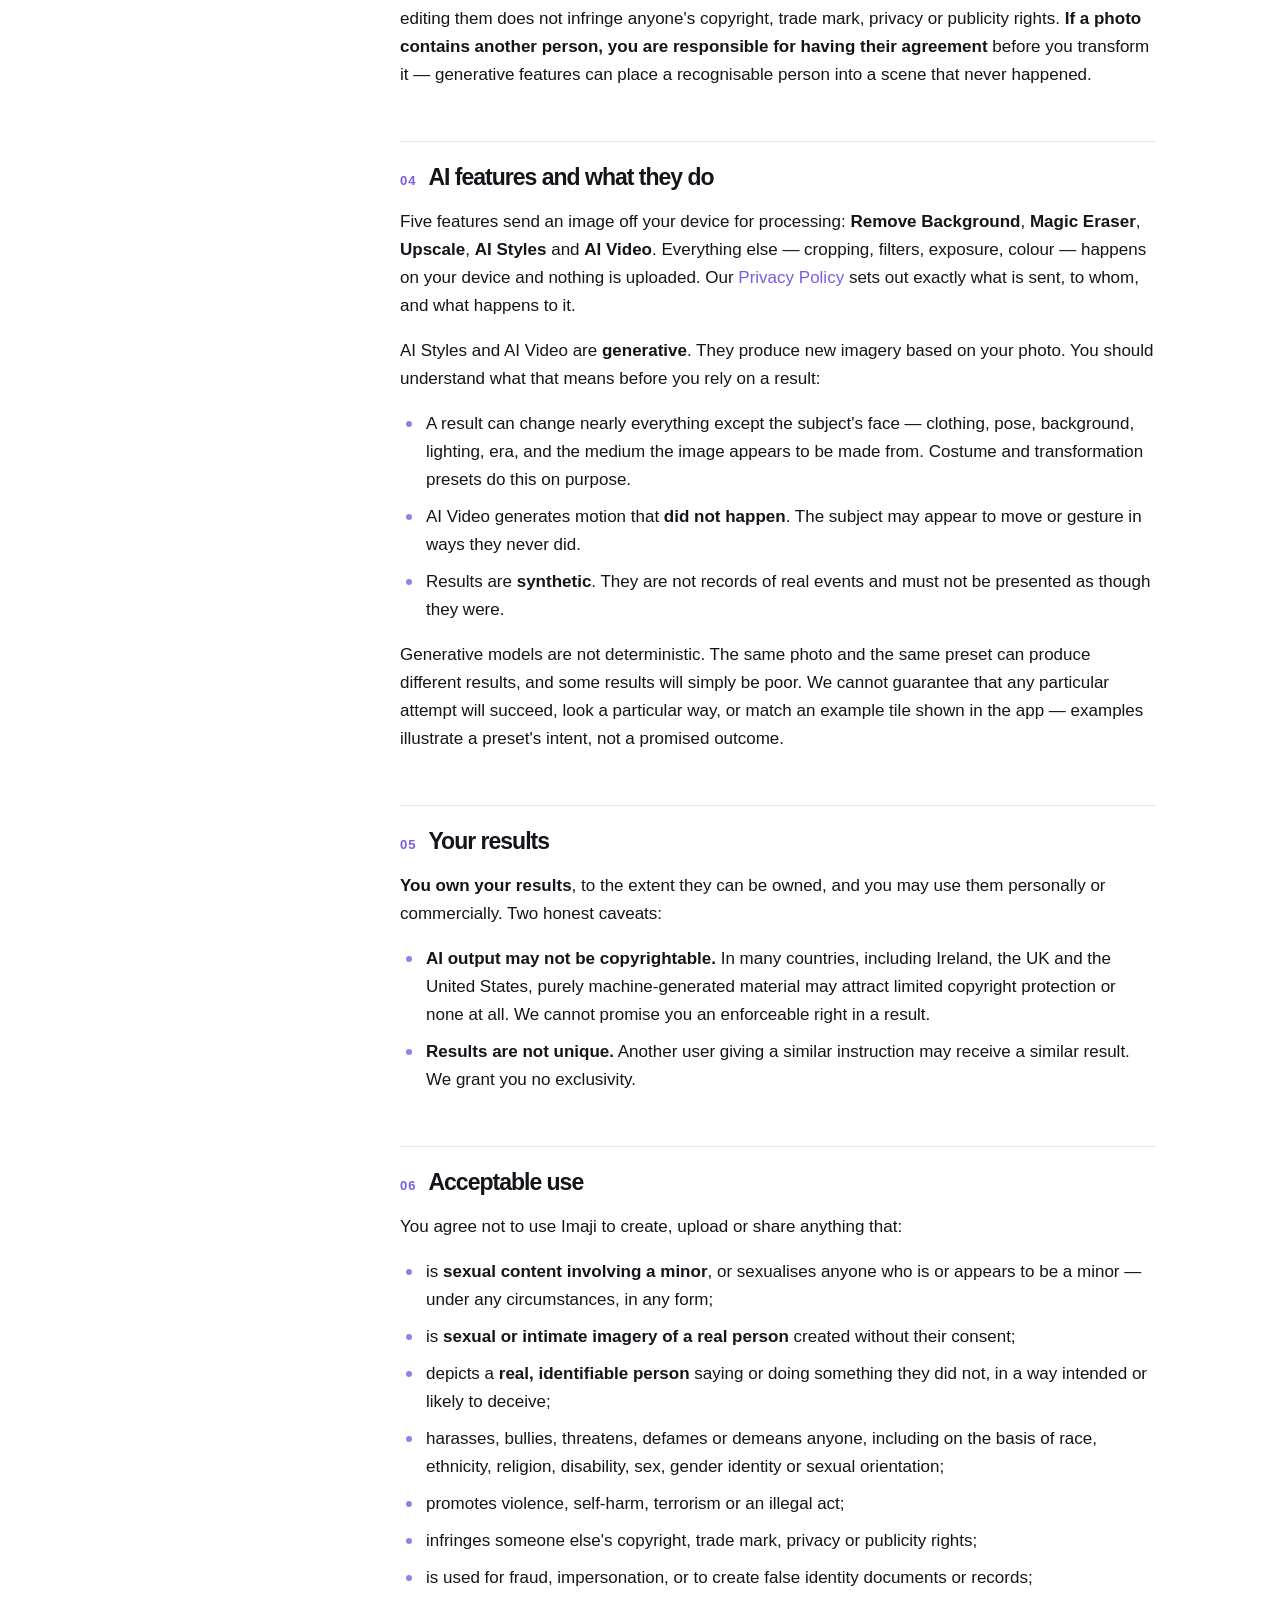
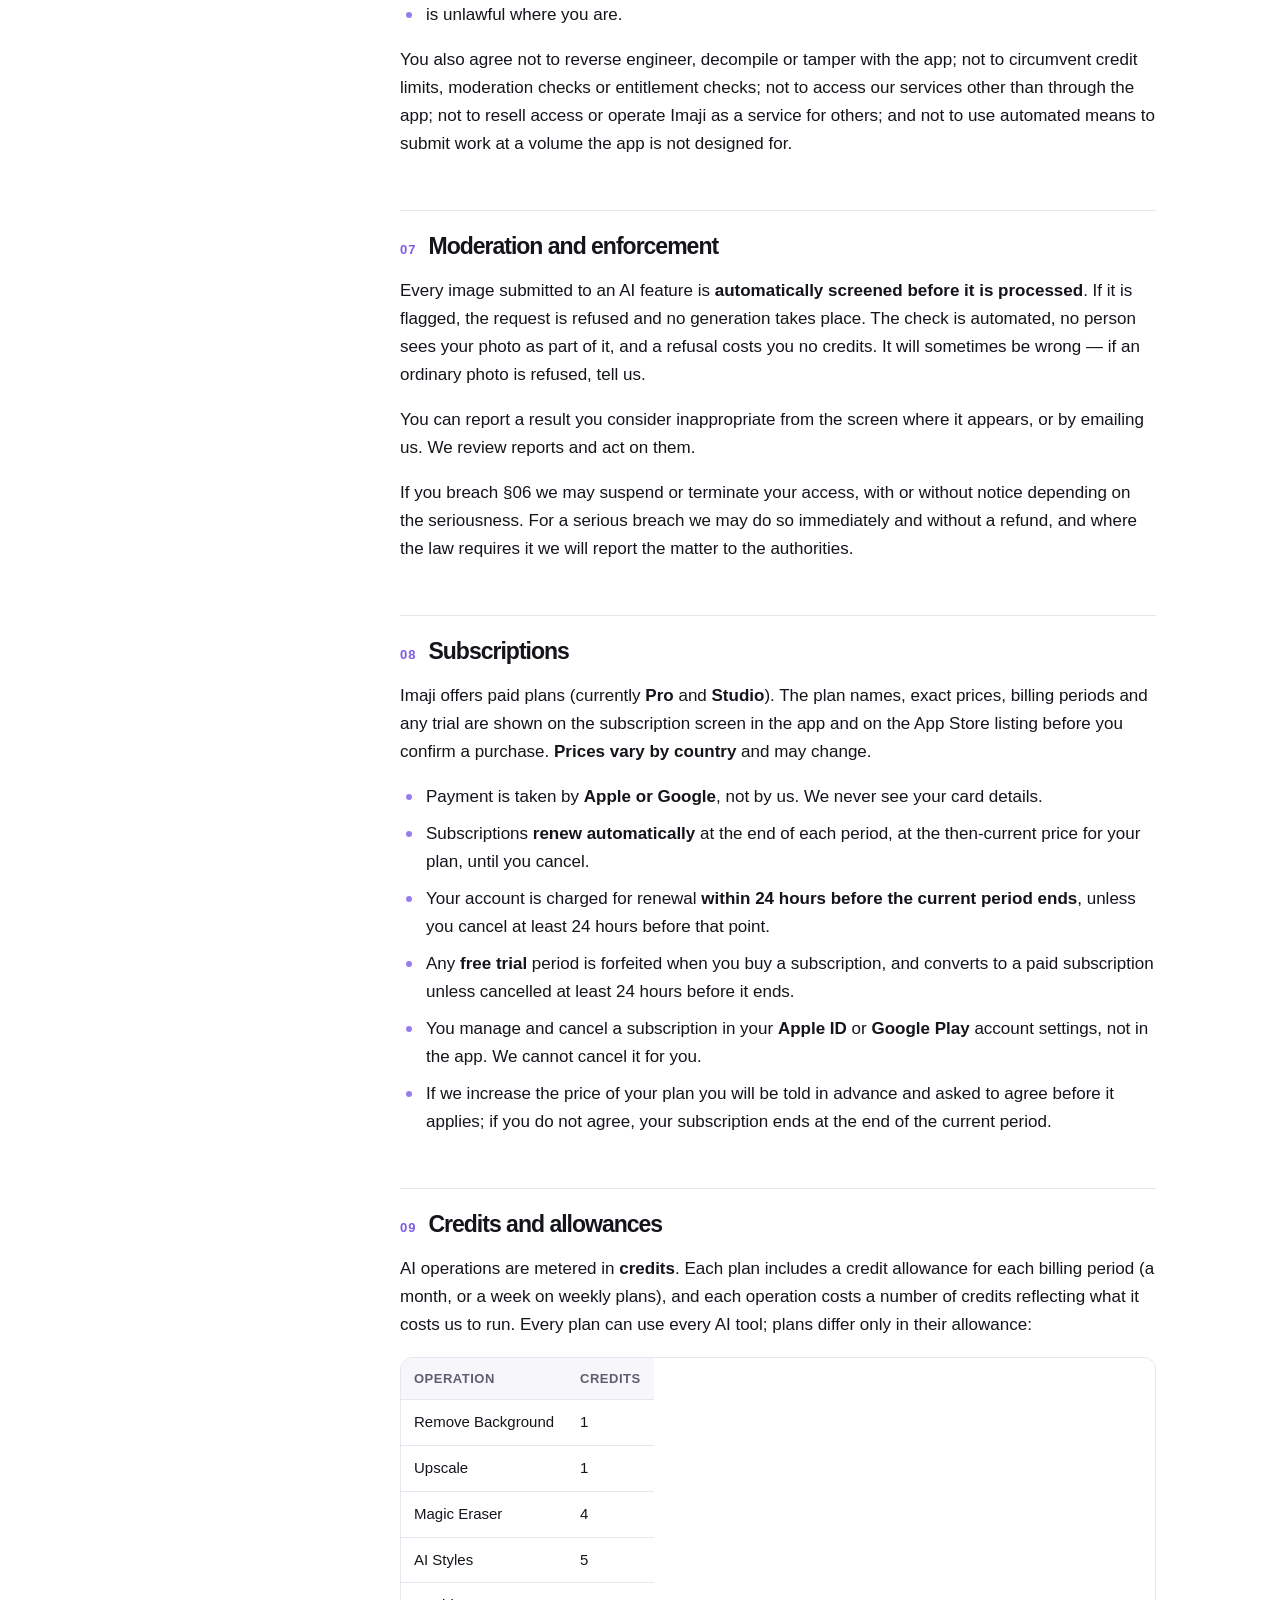
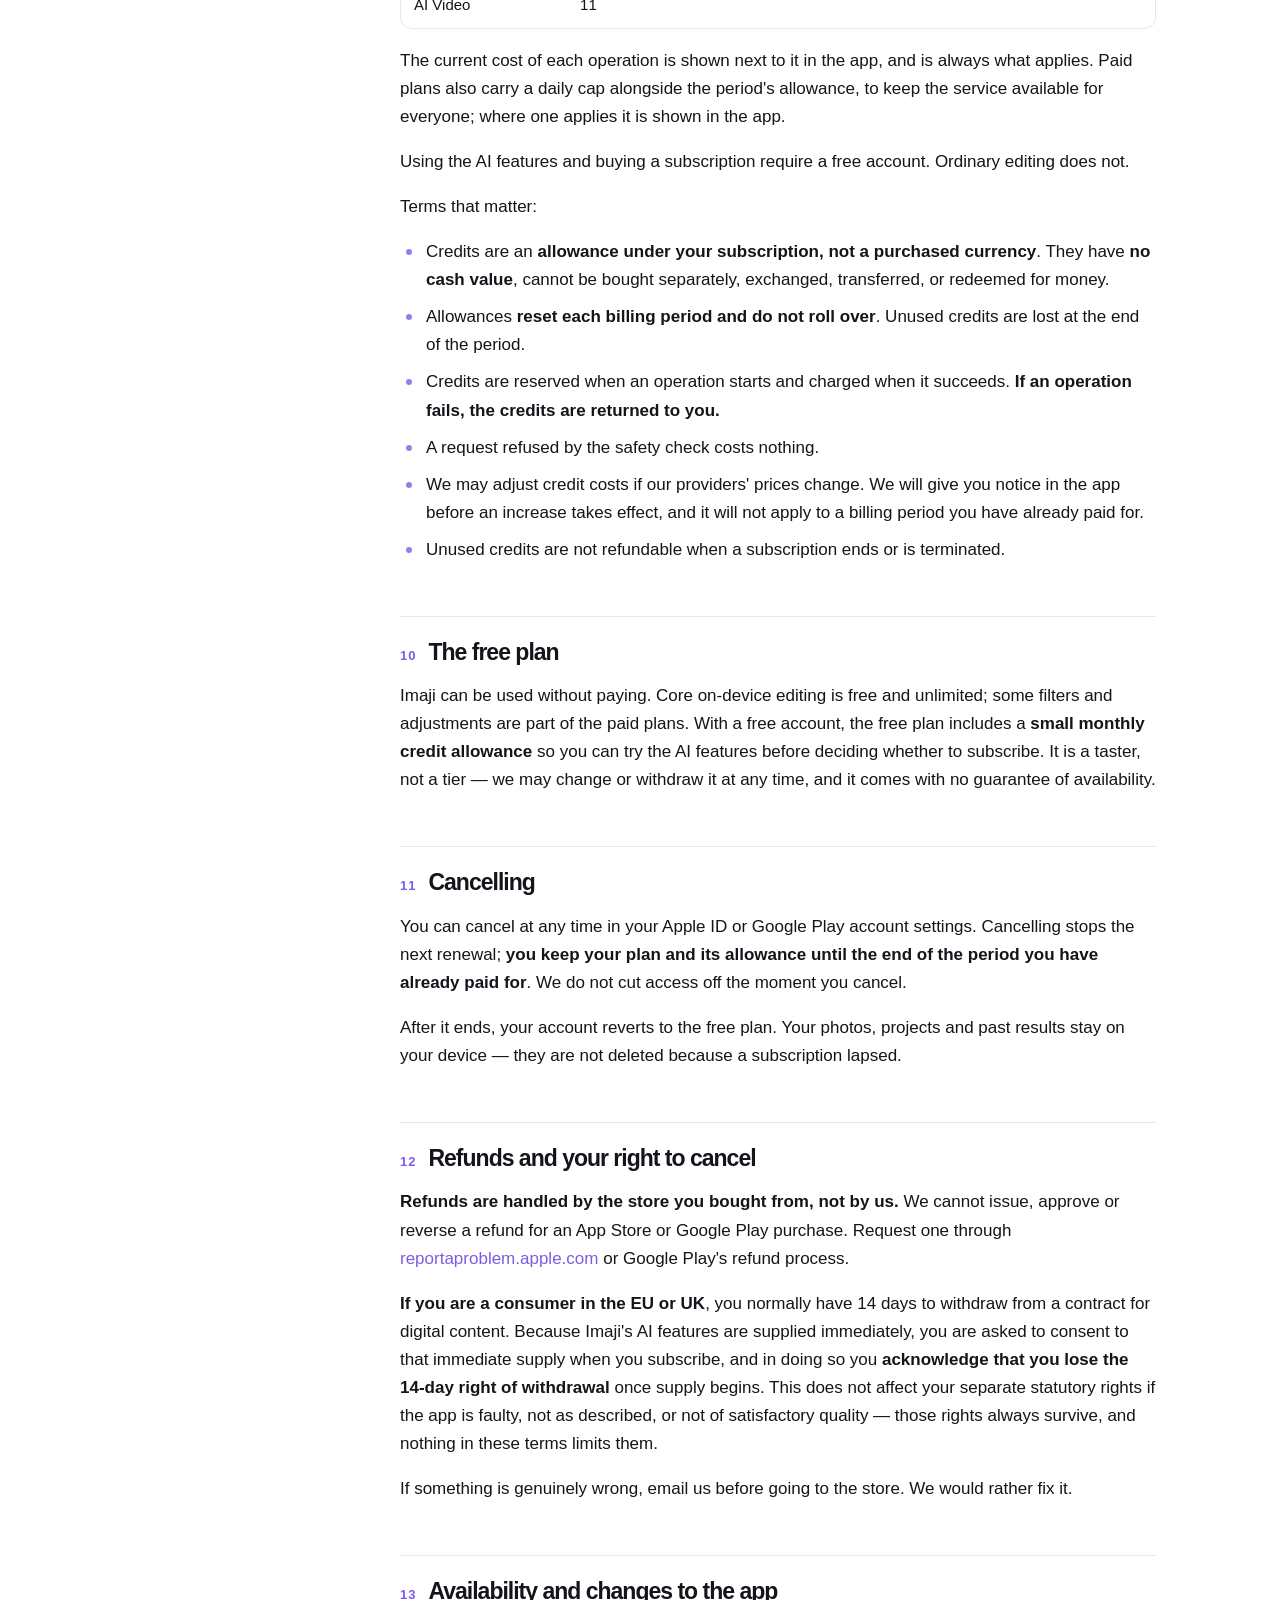
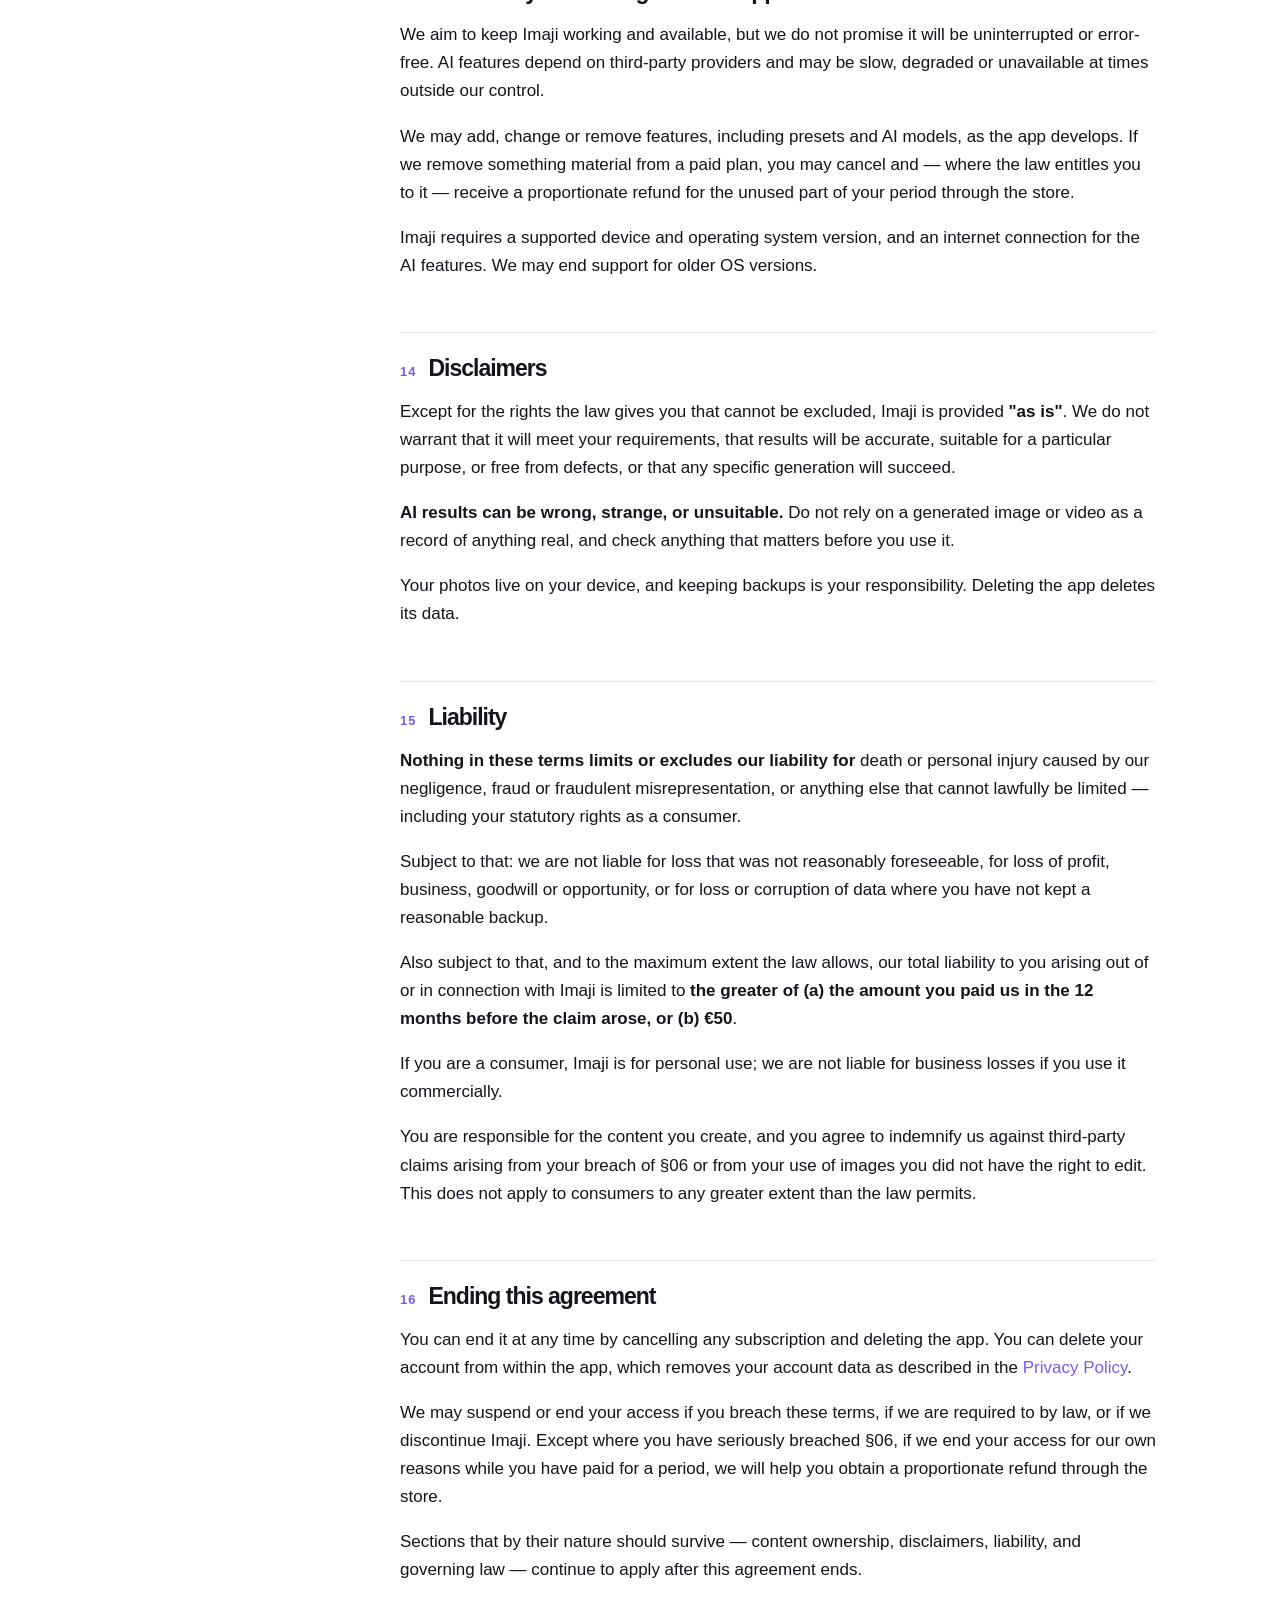
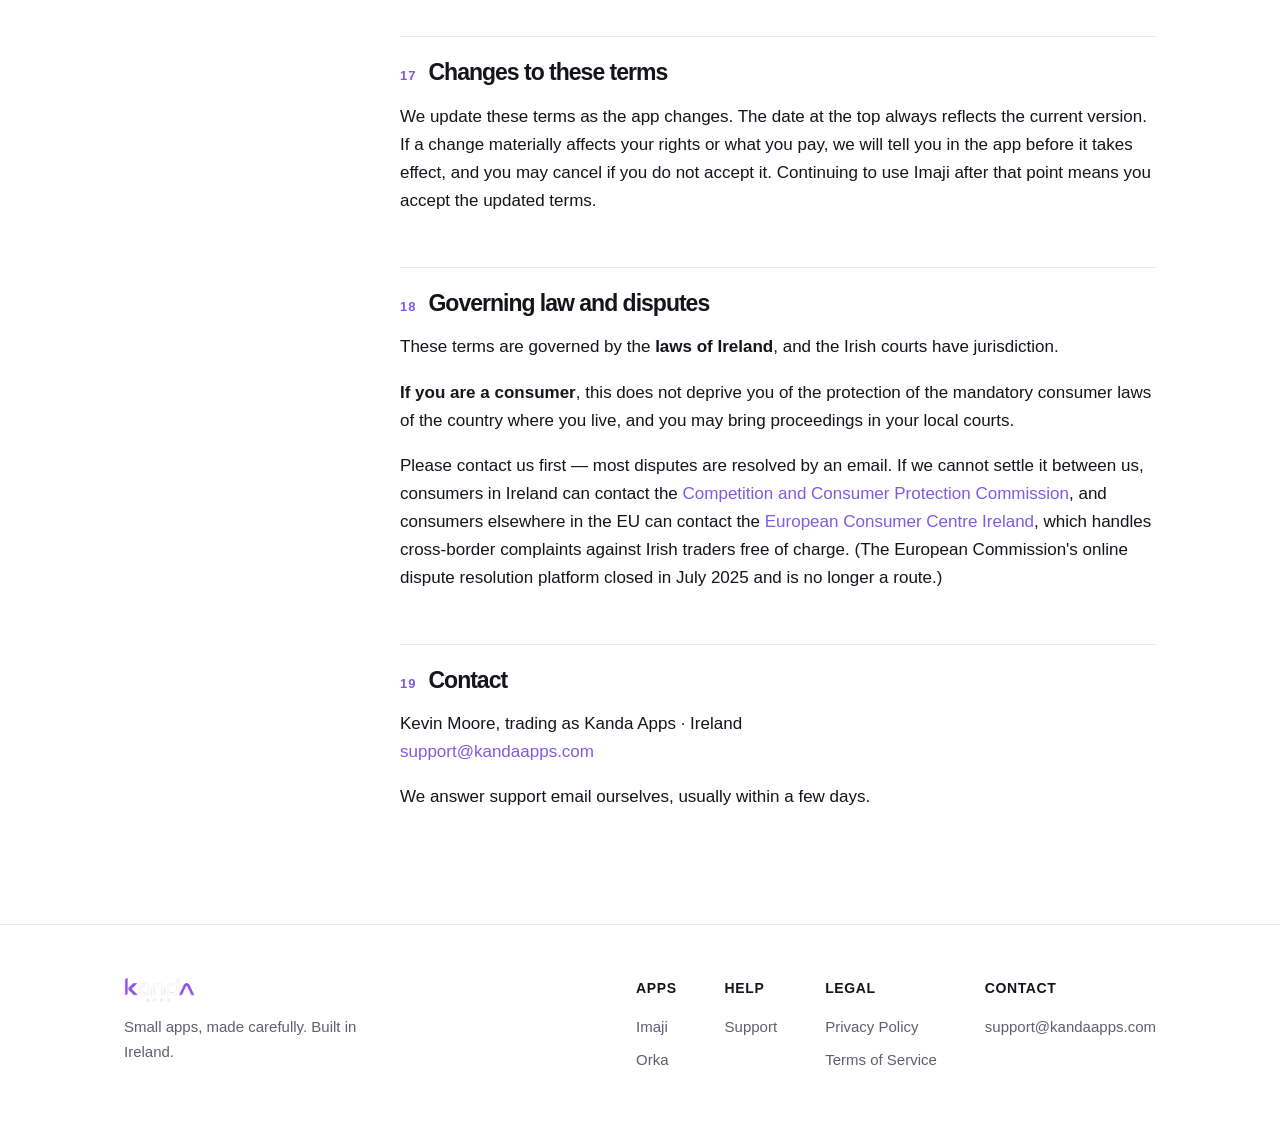
<file: imaji/terms.html>
<!doctype html>
<html lang="en"><head>
<meta charset="utf-8"><meta name="viewport" content="width=device-width,initial-scale=1">
<title>Terms of Service — Imaji</title><meta name="description" content="The terms covering your use of Imaji: subscriptions, credits, acceptable use, AI-generated results, refunds and liability.">
<script>document.documentElement.classList.add("js")</script>
<link rel="icon" href="../assets/icon.svg"><link rel="stylesheet" href="../assets/style.css">
</head><body>
<div class="nav"><div class="wrap">
  <a class="logo" href="../"><img class="wordmark" src="../assets/kanda-wordmark.png" alt="Kanda Apps"></a>
  <nav><a href="./">Imaji</a><a href="../orka/">Orka</a><a href="support.html">Support</a><a href="privacy.html">Privacy</a><a href="terms.html">Terms</a></nav>
</div></div>

<div class="legal-hero"><div class="wrap">
  <div class="eyebrow">Imaji</div>
  <h1>Terms of Service</h1>
  <p class="meta">Last updated 26 October 2026 &middot; Kanda Apps</p>
</div></div>

<div class="wrap"><div class="legal">
  <aside class="toc"><h4>On this page</h4><ol><li><a href="#agreement">The agreement</a></li>
<li><a href="#who-can-use">Who can use Imaji</a></li>
<li><a href="#your-content">Your content stays yours</a></li>
<li><a href="#ai-features">AI features and what they do</a></li>
<li><a href="#your-results">Your results</a></li>
<li><a href="#acceptable-use">Acceptable use</a></li>
<li><a href="#moderation">Moderation and enforcement</a></li>
<li><a href="#subscriptions">Subscriptions</a></li>
<li><a href="#credits">Credits and allowances</a></li>
<li><a href="#free-plan">The free plan</a></li>
<li><a href="#cancelling">Cancelling</a></li>
<li><a href="#refunds">Refunds and your right to cancel</a></li>
<li><a href="#availability">Availability and changes to the app</a></li>
<li><a href="#disclaimers">Disclaimers</a></li>
<li><a href="#liability">Liability</a></li>
<li><a href="#ending">Ending this agreement</a></li>
<li><a href="#changes">Changes to these terms</a></li>
<li><a href="#governing-law">Governing law and disputes</a></li>
<li><a href="#contact">Contact</a></li></ol></aside>
  <article class="prose"><p>These terms are a contract between you and <strong>Kevin Moore</strong>, a sole
trader trading as <strong>Kanda Apps</strong>, based in Ireland ("we", "us", "our").
They cover your use of <strong>Imaji</strong>, our photo and video editing app.</p>
<p>By downloading or using Imaji you accept these terms. If you do not accept
them, please do not use the app.</p>
<p>They are written to be read. Where a sentence grants us something or limits
what you can claim, we have tried to say so plainly rather than bury it.</p>

<h2 id="agreement"><span class="n">01</span>The agreement</h2>
<p>These terms, together with our
<a href="privacy.html">Privacy Policy</a>, are the whole agreement between us
about Imaji.</p>
<p><strong>The app store is not a party to it.</strong> You download Imaji through
Apple's App Store or Google Play. Those companies handle distribution and
payment, and their own terms apply to that relationship, but this agreement is
between you and us. Apple and Google are not responsible for Imaji, for
supporting it, or for any claim you might have about it — though Apple and its
subsidiaries are third-party beneficiaries of these terms and may enforce them
against you.</p>
<p>If any part of these terms turns out to be unenforceable, the rest still
stands.</p>

<h2 id="who-can-use"><span class="n">02</span>Who can use Imaji</h2>
<p>You must be at least <strong>16 years old</strong> to use Imaji, or older if
your country sets a higher age for agreeing to contracts like this one. If you
are using Imaji on behalf of a business, you confirm you are authorised to accept
these terms for it.</p>
<p>You may not use Imaji if you are barred from doing so under the laws of your
country, or under sanctions or export controls that apply to you.</p>

<h2 id="your-content"><span class="n">03</span>Your content stays yours</h2>
<p><strong>You keep every right you already have</strong> in the photos and videos
you import and in the results you create. We claim no ownership of them.</p>
<p><strong>We do not use your photos to train AI models</strong> — not ours, not
anyone else's — and our agreement with our AI provider does not permit them to
either.</p>
<p>We need one narrow permission to do the job you asked for. When you use an AI
feature, you grant us a licence to transmit, store temporarily, and process
<strong>that specific image</strong>, solely to produce the result you requested
and return it to you. That licence covers nothing else, and it ends when the
operation finishes.</p>
<p>You confirm that you own the images you import or otherwise have permission to
edit them, and that editing them does not infringe anyone's copyright, trade mark,
privacy or publicity rights. <strong>If a photo contains another person, you are
responsible for having their agreement</strong> before you transform it — generative
features can place a recognisable person into a scene that never happened.</p>

<h2 id="ai-features"><span class="n">04</span>AI features and what they do</h2>
<p>Five features send an image off your device for processing: <strong>Remove
Background</strong>, <strong>Magic Eraser</strong>, <strong>Upscale</strong>,
<strong>AI Styles</strong> and <strong>AI Video</strong>. Everything else — cropping,
filters, exposure, colour — happens on your device and nothing is uploaded. Our
<a href="privacy.html">Privacy Policy</a> sets out exactly what is sent, to whom,
and what happens to it.</p>
<p>AI Styles and AI Video are <strong>generative</strong>. They produce new imagery
based on your photo. You should understand what that means before you rely on a
result:</p>
<ul>
<li>A result can change nearly everything except the subject's face — clothing,
pose, background, lighting, era, and the medium the image appears to be made
from. Costume and transformation presets do this on purpose.</li>
<li>AI Video generates motion that <strong>did not happen</strong>. The subject may
appear to move or gesture in ways they never did.</li>
<li>Results are <strong>synthetic</strong>. They are not records of real events and
must not be presented as though they were.</li>
</ul>
<p>Generative models are not deterministic. The same photo and the same preset can
produce different results, and some results will simply be poor. We cannot
guarantee that any particular attempt will succeed, look a particular way, or
match an example tile shown in the app — examples illustrate a preset's intent,
not a promised outcome.</p>

<h2 id="your-results"><span class="n">05</span>Your results</h2>
<p><strong>You own your results</strong>, to the extent they can be owned, and you
may use them personally or commercially. Two honest caveats:</p>
<ul>
<li><strong>AI output may not be copyrightable.</strong> In many countries, including
Ireland, the UK and the United States, purely machine-generated material may
attract limited copyright protection or none at all. We cannot promise you an
enforceable right in a result.</li>
<li><strong>Results are not unique.</strong> Another user giving a similar instruction
may receive a similar result. We grant you no exclusivity.</li>
</ul>

<h2 id="acceptable-use"><span class="n">06</span>Acceptable use</h2>
<p>You agree not to use Imaji to create, upload or share anything that:</p>
<ul>
<li>is <strong>sexual content involving a minor</strong>, or sexualises anyone who is
or appears to be a minor — under any circumstances, in any form;</li>
<li>is <strong>sexual or intimate imagery of a real person</strong> created without
their consent;</li>
<li>depicts a <strong>real, identifiable person</strong> saying or doing something they
did not, in a way intended or likely to deceive;</li>
<li>harasses, bullies, threatens, defames or demeans anyone, including on the
basis of race, ethnicity, religion, disability, sex, gender identity or sexual
orientation;</li>
<li>promotes violence, self-harm, terrorism or an illegal act;</li>
<li>infringes someone else's copyright, trade mark, privacy or publicity rights;</li>
<li>is used for fraud, impersonation, or to create false identity documents or
records;</li>
<li>is unlawful where you are.</li>
</ul>
<p>You also agree not to reverse engineer, decompile or tamper with the app; not
to circumvent credit limits, moderation checks or entitlement checks; not to
access our services other than through the app; not to resell access or operate
Imaji as a service for others; and not to use automated means to submit work at
a volume the app is not designed for.</p>

<h2 id="moderation"><span class="n">07</span>Moderation and enforcement</h2>
<p>Every image submitted to an AI feature is <strong>automatically screened before
it is processed</strong>. If it is flagged, the request is refused and no generation
takes place. The check is automated, no person sees your photo as part of it, and
a refusal costs you no credits. It will sometimes be wrong — if an ordinary photo
is refused, tell us.</p>
<p>You can report a result you consider inappropriate from the screen where it
appears, or by emailing us. We review reports and act on them.</p>
<p>If you breach §06 we may suspend or terminate your access, with or without
notice depending on the seriousness. For a serious breach we may do so
immediately and without a refund, and where the law requires it we will report
the matter to the authorities.</p>

<h2 id="subscriptions"><span class="n">08</span>Subscriptions</h2>
<p>Imaji offers paid plans (currently <strong>Pro</strong> and <strong>Studio</strong>).
The plan names, exact prices, billing periods and any trial are shown on the
subscription screen in the app and on the App Store listing before you confirm a
purchase. <strong>Prices vary by country</strong> and may change.</p>
<ul>
<li>Payment is taken by <strong>Apple or Google</strong>, not by us. We never see your
card details.</li>
<li>Subscriptions <strong>renew automatically</strong> at the end of each period, at the
then-current price for your plan, until you cancel.</li>
<li>Your account is charged for renewal <strong>within 24 hours before the current
period ends</strong>, unless you cancel at least 24 hours before that point.</li>
<li>Any <strong>free trial</strong> period is forfeited when you buy a subscription, and
converts to a paid subscription unless cancelled at least 24 hours before it
ends.</li>
<li>You manage and cancel a subscription in your <strong>Apple ID</strong> or
<strong>Google Play</strong> account settings, not in the app. We cannot cancel it for
you.</li>
<li>If we increase the price of your plan you will be told in advance and asked
to agree before it applies; if you do not agree, your subscription ends at the
end of the current period.</li>
</ul>

<h2 id="credits"><span class="n">09</span>Credits and allowances</h2>
<p>AI operations are metered in <strong>credits</strong>. Each plan includes a credit
allowance for each billing period (a month, or a week on weekly plans), and each
operation costs a number of credits reflecting what it costs us to run. Every plan
can use every AI tool; plans differ only in their allowance:</p>
<table>
<tr><th>Operation</th><th>Credits</th></tr>
<tr><td>Remove Background</td><td>1</td></tr>
<tr><td>Upscale</td><td>1</td></tr>
<tr><td>Magic Eraser</td><td>4</td></tr>
<tr><td>AI Styles</td><td>5</td></tr>
<tr><td>AI Video</td><td>11</td></tr>
</table>
<p>The current cost of each operation is shown next to it in the app, and is
always what applies. Paid plans also carry a daily cap alongside the period's
allowance, to keep the service available for everyone; where one applies it is
shown in the app.</p>
<p>Using the AI features and buying a subscription require a free account.
Ordinary editing does not.</p>
<p>Terms that matter:</p>
<ul>
<li>Credits are an <strong>allowance under your subscription, not a purchased
currency</strong>. They have <strong>no cash value</strong>, cannot be bought separately,
exchanged, transferred, or redeemed for money.</li>
<li>Allowances <strong>reset each billing period and do not roll over</strong>. Unused
credits are lost at the end of the period.</li>
<li>Credits are reserved when an operation starts and charged when it succeeds.
<strong>If an operation fails, the credits are returned to you.</strong></li>
<li>A request refused by the safety check costs nothing.</li>
<li>We may adjust credit costs if our providers' prices change. We will give you
notice in the app before an increase takes effect, and it will not apply to a
billing period you have already paid for.</li>
<li>Unused credits are not refundable when a subscription ends or is terminated.</li>
</ul>

<h2 id="free-plan"><span class="n">10</span>The free plan</h2>
<p>Imaji can be used without paying. Core on-device editing is free and unlimited;
some filters and adjustments are part of the paid plans. With a free account, the
free plan includes a <strong>small monthly credit allowance</strong> so you can try
the AI features before deciding whether to subscribe. It is a taster, not a tier —
we may change or withdraw it at any time, and it comes with no guarantee of
availability.</p>

<h2 id="cancelling"><span class="n">11</span>Cancelling</h2>
<p>You can cancel at any time in your Apple ID or Google Play account settings.
Cancelling stops the next renewal; <strong>you keep your plan and its allowance
until the end of the period you have already paid for</strong>. We do not cut access
off the moment you cancel.</p>
<p>After it ends, your account reverts to the free plan. Your photos, projects
and past results stay on your device — they are not deleted because a
subscription lapsed.</p>

<h2 id="refunds"><span class="n">12</span>Refunds and your right to cancel</h2>
<p><strong>Refunds are handled by the store you bought from, not by us.</strong> We
cannot issue, approve or reverse a refund for an App Store or Google Play
purchase. Request one through
<a href="https://reportaproblem.apple.com" rel="noopener">reportaproblem.apple.com</a>
or Google Play's refund process.</p>
<p><strong>If you are a consumer in the EU or UK</strong>, you normally have 14 days to
withdraw from a contract for digital content. Because Imaji's AI features are
supplied immediately, you are asked to consent to that immediate supply when you
subscribe, and in doing so you <strong>acknowledge that you lose the 14-day right of
withdrawal</strong> once supply begins. This does not affect your separate statutory
rights if the app is faulty, not as described, or not of satisfactory quality —
those rights always survive, and nothing in these terms limits them.</p>
<p>If something is genuinely wrong, email us before going to the store. We would
rather fix it.</p>

<h2 id="availability"><span class="n">13</span>Availability and changes to the app</h2>
<p>We aim to keep Imaji working and available, but we do not promise it will be
uninterrupted or error-free. AI features depend on third-party providers and may
be slow, degraded or unavailable at times outside our control.</p>
<p>We may add, change or remove features, including presets and AI models, as the
app develops. If we remove something material from a paid plan, you may cancel
and — where the law entitles you to it — receive a proportionate refund for the
unused part of your period through the store.</p>
<p>Imaji requires a supported device and operating system version, and an
internet connection for the AI features. We may end support for older OS versions.</p>

<h2 id="disclaimers"><span class="n">14</span>Disclaimers</h2>
<p>Except for the rights the law gives you that cannot be excluded, Imaji is
provided <strong>"as is"</strong>. We do not warrant that it will meet your
requirements, that results will be accurate, suitable for a particular purpose,
or free from defects, or that any specific generation will succeed.</p>
<p><strong>AI results can be wrong, strange, or unsuitable.</strong> Do not rely on a
generated image or video as a record of anything real, and check anything that
matters before you use it.</p>
<p>Your photos live on your device, and keeping backups is your responsibility.
Deleting the app deletes its data.</p>

<h2 id="liability"><span class="n">15</span>Liability</h2>
<p><strong>Nothing in these terms limits or excludes our liability for</strong> death or
personal injury caused by our negligence, fraud or fraudulent misrepresentation,
or anything else that cannot lawfully be limited — including your statutory rights
as a consumer.</p>
<p>Subject to that: we are not liable for loss that was not reasonably
foreseeable, for loss of profit, business, goodwill or opportunity, or for loss
or corruption of data where you have not kept a reasonable backup.</p>
<p>Also subject to that, and to the maximum extent the law allows, our total
liability to you arising out of or in connection with Imaji is limited to
<strong>the greater of (a) the amount you paid us in the 12 months before the claim
arose, or (b) €50</strong>.</p>
<p>If you are a consumer, Imaji is for personal use; we are not liable for
business losses if you use it commercially.</p>
<p>You are responsible for the content you create, and you agree to indemnify us
against third-party claims arising from your breach of §06 or from your use of
images you did not have the right to edit. This does not apply to consumers to
any greater extent than the law permits.</p>

<h2 id="ending"><span class="n">16</span>Ending this agreement</h2>
<p>You can end it at any time by cancelling any subscription and deleting the
app. You can delete your account from within the app, which removes your account
data as described in the <a href="privacy.html">Privacy Policy</a>.</p>
<p>We may suspend or end your access if you breach these terms, if we are
required to by law, or if we discontinue Imaji. Except where you have seriously
breached §06, if we end your access for our own reasons while you have paid for
a period, we will help you obtain a proportionate refund through the store.</p>
<p>Sections that by their nature should survive — content ownership, disclaimers,
liability, and governing law — continue to apply after this agreement ends.</p>

<h2 id="changes"><span class="n">17</span>Changes to these terms</h2>
<p>We update these terms as the app changes. The date at the top always reflects
the current version. If a change materially affects your rights or what you pay,
we will tell you in the app before it takes effect, and you may cancel if you do
not accept it. Continuing to use Imaji after that point means you accept the
updated terms.</p>

<h2 id="governing-law"><span class="n">18</span>Governing law and disputes</h2>
<p>These terms are governed by the <strong>laws of Ireland</strong>, and the Irish
courts have jurisdiction.</p>
<p><strong>If you are a consumer</strong>, this does not deprive you of the protection of
the mandatory consumer laws of the country where you live, and you may bring
proceedings in your local courts.</p>
<p>Please contact us first — most disputes are resolved by an email. If we cannot
settle it between us, consumers in Ireland can contact the
<a href="https://www.ccpc.ie" rel="noopener">Competition and Consumer Protection
Commission</a>, and consumers elsewhere in the EU can contact the
<a href="https://www.eccireland.ie" rel="noopener">European Consumer Centre
Ireland</a>, which handles cross-border complaints against Irish traders free of
charge. (The European Commission's online dispute resolution platform closed in
July 2025 and is no longer a route.)</p>

<h2 id="contact"><span class="n">19</span>Contact</h2>
<p>Kevin Moore, trading as Kanda Apps &middot; Ireland<br>
<a href="mailto:support@kandaapps.com">support@kandaapps.com</a></p>
<p>We answer support email ourselves, usually within a few days.</p></article>
</div></div>

<footer><div class="wrap cols">
  <div style="flex:1 1 240px">
    <a class="logo" href="../" style="margin-bottom:12px"><img class="wordmark" src="../assets/kanda-wordmark.png" alt="Kanda Apps"></a>
    <p style="margin:0;max-width:34ch">Small apps, made carefully. Built in Ireland.</p></div>
  <div><h4>Apps</h4><a href="./">Imaji</a><a href="../orka/">Orka</a></div>
  <div><h4>Help</h4><a href="support.html">Support</a></div>
  <div><h4>Legal</h4><a href="privacy.html">Privacy Policy</a><a href="terms.html">Terms of Service</a></div>
  <div><h4>Contact</h4><a href="mailto:support@kandaapps.com">support@kandaapps.com</a></div>
</div></footer>

<script>
// Highlight the section currently in view.
(function(){
  var links=[].slice.call(document.querySelectorAll('.toc a')),
      heads=links.map(function(a){return document.querySelector(a.getAttribute('href'))});
  if(!('IntersectionObserver' in window))return;
  var io=new IntersectionObserver(function(es){
    es.forEach(function(e){
      if(!e.isIntersecting)return;
      var i=heads.indexOf(e.target);
      links.forEach(function(l,n){l.classList.toggle('active',n===i)});
    });
  },{rootMargin:'-80px 0px -70% 0px'});
  heads.forEach(function(h){if(h)io.observe(h)});
})();
</script>
</body></html>
</file>
<file: assets/style.css>
/* Kanda Apps — design system.
   Dark-first, light-aware, no external assets or webfonts. */

:root{
  --bg:#0A0A0F; --bg2:#101018; --card:#14141D; --line:#24242F;
  --fg:#F2F2F7; --muted:#8E8E9E;
  --a1:#A78BFA; --a2:#C4B5FD; --a3:#7C5CE6;
  --radius:18px; --maxw:1080px;
  --shadow:0 20px 60px rgba(0,0,0,.45);
}
@media (prefers-color-scheme: light){
  :root{
    --bg:#FFFFFF; --bg2:#F7F7FB; --card:#FFFFFF; --line:#E6E6EF;
    --fg:#14141B; --muted:#5E5E70;
    --a1:#7C5CE6; --a2:#A78BFA; --a3:#5B3FC4;
    --shadow:0 18px 50px rgba(20,20,40,.10);
  }
}

*,*::before,*::after{box-sizing:border-box}
html{scroll-behavior:smooth}
body{
  margin:0; background:var(--bg); color:var(--fg);
  font:17px/1.65 -apple-system,BlinkMacSystemFont,"Segoe UI",Roboto,"Helvetica Neue",sans-serif;
  -webkit-font-smoothing:antialiased; overflow-x:hidden;
}
img,svg{max-width:100%;display:block}
a{color:var(--a1);text-decoration:none}
a:hover{text-decoration:underline}
.wrap{max-width:var(--maxw);margin:0 auto;padding:0 24px}
.narrow{max-width:760px}

/* ---- nav ---- */
.nav{position:sticky;top:0;z-index:50;backdrop-filter:saturate(160%) blur(14px);
  background:color-mix(in srgb,var(--bg) 78%,transparent);border-bottom:1px solid var(--line)}
.nav .wrap{display:flex;align-items:center;gap:14px;height:64px}
.logo{display:flex;align-items:center;gap:11px;color:inherit;font-weight:700;letter-spacing:-.2px}
.logo:hover{text-decoration:none}
.logo .glyph{width:30px;height:30px;border-radius:9px;flex:0 0 auto;
  background:url("icon.svg") center/cover no-repeat;
  box-shadow:0 4px 14px color-mix(in srgb,var(--a1) 40%,transparent)}
/* The wordmark replaces glyph-plus-text. Sized by height so it sits on the
   same baseline as the nav whatever its pixel width, and capped by max-width
   so a narrow phone shrinks it rather than pushing the nav off screen. */
.logo .wordmark{height:26px;width:auto;max-width:46vw;display:block}
.logo:has(.wordmark){font-size:0}
.nav nav{margin-left:auto;display:flex;gap:22px;font-size:15px}
.nav nav a{color:var(--muted)}
.nav nav a:hover{color:var(--fg);text-decoration:none}

/* ---- hero ---- */
.hero{position:relative;padding:104px 0 88px;overflow:hidden}
.hero::before{content:"";position:absolute;inset:-30% -20% auto;height:120%;z-index:-1;
  background:
    radial-gradient(48% 42% at 22% 28%, color-mix(in srgb,var(--a1) 34%,transparent), transparent 70%),
    radial-gradient(42% 38% at 78% 18%, color-mix(in srgb,#6BE8FF 22%,transparent), transparent 70%),
    radial-gradient(46% 44% at 62% 76%, color-mix(in srgb,#FF9ED2 20%,transparent), transparent 72%);
  filter:blur(28px);animation:drift 22s ease-in-out infinite alternate}
@keyframes drift{from{transform:translate3d(-2%,-1%,0) scale(1)}to{transform:translate3d(3%,2%,0) scale(1.08)}}
@media (prefers-reduced-motion:reduce){.hero::before{animation:none}}

h1{font-size:clamp(38px,6.2vw,68px);line-height:1.04;letter-spacing:-2px;margin:0 0 20px;font-weight:800}
h2{font-size:clamp(26px,3.4vw,38px);line-height:1.15;letter-spacing:-1px;margin:0 0 14px;font-weight:750}
h3{font-size:20px;letter-spacing:-.3px;margin:0 0 8px;font-weight:700}
.grad{background:linear-gradient(115deg,var(--a1),var(--a2) 55%,#6BE8FF);
  -webkit-background-clip:text;background-clip:text;color:transparent}
.lede{font-size:clamp(17px,2vw,21px);color:var(--muted);max-width:60ch;margin:0 0 32px}
.eyebrow{display:inline-flex;align-items:center;gap:8px;font-size:13px;font-weight:700;letter-spacing:1.4px;
  text-transform:uppercase;color:var(--a1);margin-bottom:18px}
.eyebrow::before{content:"";width:22px;height:2px;border-radius:2px;background:linear-gradient(90deg,var(--a1),transparent)}

/* ---- buttons ---- */
.btn{display:inline-flex;align-items:center;gap:9px;padding:14px 24px;border-radius:999px;font-weight:700;
  font-size:16px;border:1px solid transparent;transition:transform .18s ease,box-shadow .18s ease}
.btn:hover{text-decoration:none;transform:translateY(-2px)}
.btn-primary{background:linear-gradient(115deg,var(--a1),var(--a2));color:#14101F;
  box-shadow:0 10px 30px color-mix(in srgb,var(--a1) 40%,transparent)}
.btn-ghost{border-color:var(--line);color:var(--fg);background:var(--card)}
.btns{display:flex;gap:12px;flex-wrap:wrap;align-items:center}

/* ---- sections & cards ---- */
section{padding:84px 0}
.section-alt{background:var(--bg2);border-top:1px solid var(--line);border-bottom:1px solid var(--line)}
.grid{display:grid;gap:20px}
.g2{grid-template-columns:repeat(auto-fit,minmax(300px,1fr))}
.g3{grid-template-columns:repeat(auto-fit,minmax(240px,1fr))}
.card{background:var(--card);border:1px solid var(--line);border-radius:var(--radius);padding:26px;
  transition:transform .2s ease,border-color .2s ease}
.card:hover{transform:translateY(-3px);border-color:color-mix(in srgb,var(--a1) 45%,var(--line))}
.card p{color:var(--muted);margin:0}
.icon{width:42px;height:42px;border-radius:12px;display:grid;place-items:center;margin-bottom:16px;
  background:color-mix(in srgb,var(--a1) 16%,transparent);color:var(--a1)}
.icon svg{width:21px;height:21px;stroke:currentColor;fill:none;stroke-width:1.9;stroke-linecap:round;stroke-linejoin:round}

/* ---- phone mock ---- */
.mock{width:268px;aspect-ratio:9/19.5;border-radius:40px;padding:9px;margin:0 auto;
  background:linear-gradient(160deg,#2A2A36,#0D0D14);box-shadow:var(--shadow);flex:0 0 auto}
.screen{width:100%;height:100%;border-radius:32px;background:#08080C;overflow:hidden;
  display:flex;flex-direction:column;position:relative}
.screen .photo{flex:1;background:
  radial-gradient(60% 50% at 30% 25%, #FFCDA8, transparent 70%),
  radial-gradient(70% 60% at 75% 65%, #7FB3D5, transparent 70%),
  linear-gradient(160deg,#3A2E4A,#16202C)}
.screen .bar{display:flex;gap:6px;padding:9px;background:#0B0B11}
.screen .bar i{flex:1;height:34px;border-radius:9px;background:#191922}
.screen .bar i.on{background:linear-gradient(115deg,var(--a1),var(--a2))}
.screen .strip{display:flex;gap:5px;padding:0 9px 9px;background:#0B0B11}
.screen .strip i{width:34px;height:34px;border-radius:9px;flex:0 0 auto}
.split{display:flex;gap:44px;align-items:center;flex-wrap:wrap;justify-content:center}
.split>div:first-child{flex:1 1 340px;min-width:300px}

/* ---- pricing ---- */
.price{display:flex;align-items:baseline;gap:8px;margin:6px 0 18px}
.price b{font-size:40px;letter-spacing:-1.5px}
.price span{color:var(--muted)}
.ticks{list-style:none;padding:0;margin:0}
.ticks li{display:flex;gap:11px;align-items:flex-start;margin-bottom:11px;color:var(--muted)}
.ticks li::before{content:"";width:19px;height:19px;border-radius:50%;flex:0 0 auto;margin-top:2px;
  background:color-mix(in srgb,var(--a1) 18%,transparent);
  background-image:linear-gradient(var(--a1),var(--a1));background-size:9px 2px;
  background-repeat:no-repeat;background-position:center}
.badge{display:inline-block;padding:5px 12px;border-radius:999px;font-size:12px;font-weight:800;
  letter-spacing:.6px;background:linear-gradient(115deg,var(--a1),var(--a2));color:#14101F}

/* ---- prose (privacy / terms) ---- */
.prose{max-width:760px}
.prose h2{font-size:24px;margin:44px 0 12px}
.prose h3{margin:28px 0 8px}
.prose p,.prose li{color:var(--fg)}
.prose ul{padding-left:22px}
.prose li{margin-bottom:7px}
.prose table{width:100%;border-collapse:collapse;margin:18px 0;font-size:15px;display:block;overflow-x:auto}
.prose th,.prose td{border:1px solid var(--line);padding:10px 13px;text-align:left}
.prose th{background:var(--bg2)}
.prose code{background:var(--bg2);padding:2px 7px;border-radius:6px;font-size:14px}
.prose blockquote{border-left:3px solid var(--a1);margin:20px 0;padding:10px 18px;background:var(--bg2);
  border-radius:0 10px 10px 0}
.prose hr{border:0;border-top:1px solid var(--line);margin:36px 0}
.meta{color:var(--muted);font-size:15px;margin:-6px 0 34px}

/* ---- footer ---- */
footer{border-top:1px solid var(--line);padding:52px 0 64px;color:var(--muted);font-size:15px}
footer .cols{display:flex;gap:48px;flex-wrap:wrap;justify-content:space-between}
footer a{color:var(--muted);display:block;margin-bottom:9px}
footer a:hover{color:var(--fg);text-decoration:none}
footer h4{color:var(--fg);font-size:14px;letter-spacing:.6px;text-transform:uppercase;margin:0 0 14px}

/* ---- reveal ---- */
/* Hidden until scrolled into view — but only when JS is available to reveal
   it again. Without the html.js guard, a blocked script leaves the whole page
   blank, which is a far worse outcome than losing an animation. */
html.js .reveal{opacity:0;transform:translateY(16px);transition:opacity .6s ease,transform .6s ease}
html.js .reveal.in{opacity:1;transform:none}
@media (prefers-reduced-motion:reduce){html.js .reveal{opacity:1;transform:none;transition:none}}

/* ---- legal pages ------------------------------------------------------- */
.legal-hero{padding:64px 0 40px;position:relative;overflow:hidden;border-bottom:1px solid var(--line)}
.legal-hero::before{content:"";position:absolute;inset:-60% -10% auto;height:180%;z-index:-1;
  background:radial-gradient(40% 50% at 20% 40%, color-mix(in srgb,var(--a1) 26%,transparent),transparent 70%),
             radial-gradient(38% 46% at 80% 30%, color-mix(in srgb,#6BE8FF 16%,transparent),transparent 70%);
  filter:blur(30px)}
.legal-hero h1{font-size:clamp(32px,4.6vw,50px);margin-bottom:10px}
.legal-hero .meta{margin:0}

.legal{display:grid;grid-template-columns:220px 1fr;gap:56px;align-items:start;padding:52px 0 96px}
@media (max-width:880px){.legal{grid-template-columns:1fr;gap:28px}}

.toc{position:sticky;top:88px;font-size:14.5px;line-height:1.5}
@media (max-width:880px){.toc{position:static;background:var(--bg2);border:1px solid var(--line);
  border-radius:var(--radius);padding:20px 22px}}
.toc h4{font-size:12px;letter-spacing:1.2px;text-transform:uppercase;color:var(--muted);margin:0 0 14px}
.toc ol{list-style:none;margin:0;padding:0;counter-reset:toc}
.toc li{counter-increment:toc;margin-bottom:9px;display:flex;gap:9px}
.toc li::before{content:counter(toc);flex:0 0 18px;text-align:right;color:var(--muted);
  font-variant-numeric:tabular-nums;font-size:12.5px;padding-top:2px}
.toc a{color:var(--muted)}
.toc a:hover,.toc a.active{color:var(--fg);text-decoration:none}

.prose h2{scroll-margin-top:88px;display:flex;gap:12px;align-items:baseline;
  font-size:23px;margin:52px 0 14px;padding-top:22px;border-top:1px solid var(--line)}
.prose h2:first-of-type{border-top:0;padding-top:0;margin-top:0}
.prose h2 .n{font-size:13px;font-weight:800;color:var(--a1);letter-spacing:1px;
  font-variant-numeric:tabular-nums;flex:0 0 auto;padding-top:4px}
.prose>p:first-child{font-size:19px;color:var(--muted)}
.prose strong{color:var(--fg);font-weight:700}
.prose ul{list-style:none;padding-left:0}
.prose ul li{position:relative;padding-left:26px;margin-bottom:9px}
.prose ul li::before{content:"";position:absolute;left:6px;top:11px;width:6px;height:6px;
  border-radius:50%;background:var(--a1);opacity:.8}
.prose table{border:1px solid var(--line);border-radius:12px;overflow:hidden}
.prose th{background:var(--bg2);font-size:13px;letter-spacing:.5px;text-transform:uppercase;color:var(--muted)}
.prose td,.prose th{border:0;border-bottom:1px solid var(--line)}
.prose tr:last-child td{border-bottom:0}
.prose blockquote{border:0;border-left:3px solid var(--a1);background:var(--bg2)}

/* Highlighted opener — "the short version" and equivalents. */
.keypoints{background:linear-gradient(150deg,color-mix(in srgb,var(--a1) 12%,var(--card)),var(--card));
  border:1px solid color-mix(in srgb,var(--a1) 35%,var(--line));border-radius:var(--radius);
  padding:26px 28px;margin:28px 0 8px}
.keypoints h2{border:0;padding:0;margin:0 0 14px}
.keypoints ul li::before{background:var(--a1);opacity:1}

.totop{display:inline-flex;align-items:center;gap:8px;margin-top:44px;font-size:15px;color:var(--muted)}

/* A real screenshot in a phone-shaped frame, in place of a .mock. */
.phone{display:block;width:min(300px,78vw);height:auto;margin:0 auto;border-radius:38px;
  border:8px solid #1b1b24;background:#000;
  box-shadow:0 30px 80px -20px color-mix(in srgb,var(--a1) 45%,transparent),0 0 0 1px var(--line)}

/* A row of screenshots under a section; scrolls sideways on a phone. */
.shots{display:flex;gap:22px;margin-top:44px;overflow-x:auto;padding:6px 4px 30px;
  scroll-snap-type:x mandatory}
.shots .phone{flex:0 0 auto;width:min(240px,62vw);margin:0;scroll-snap-align:center}
</file>
